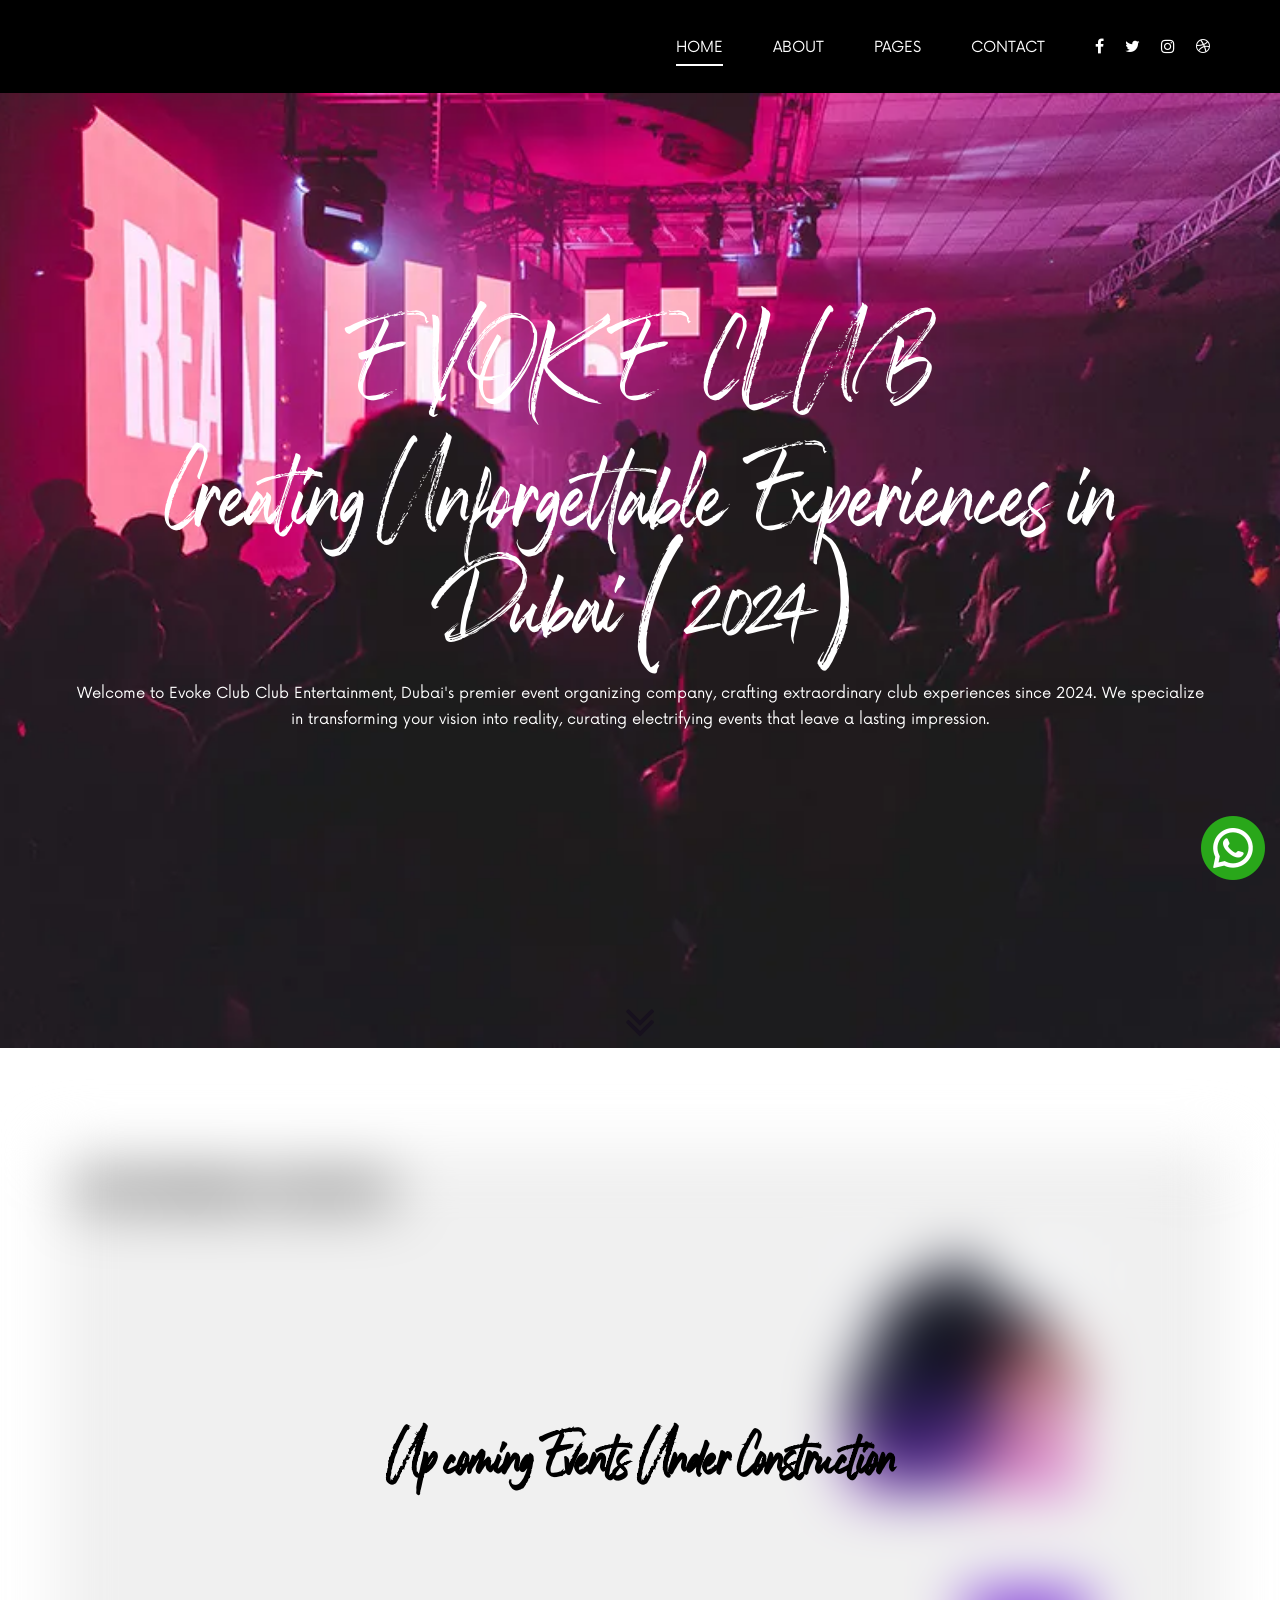
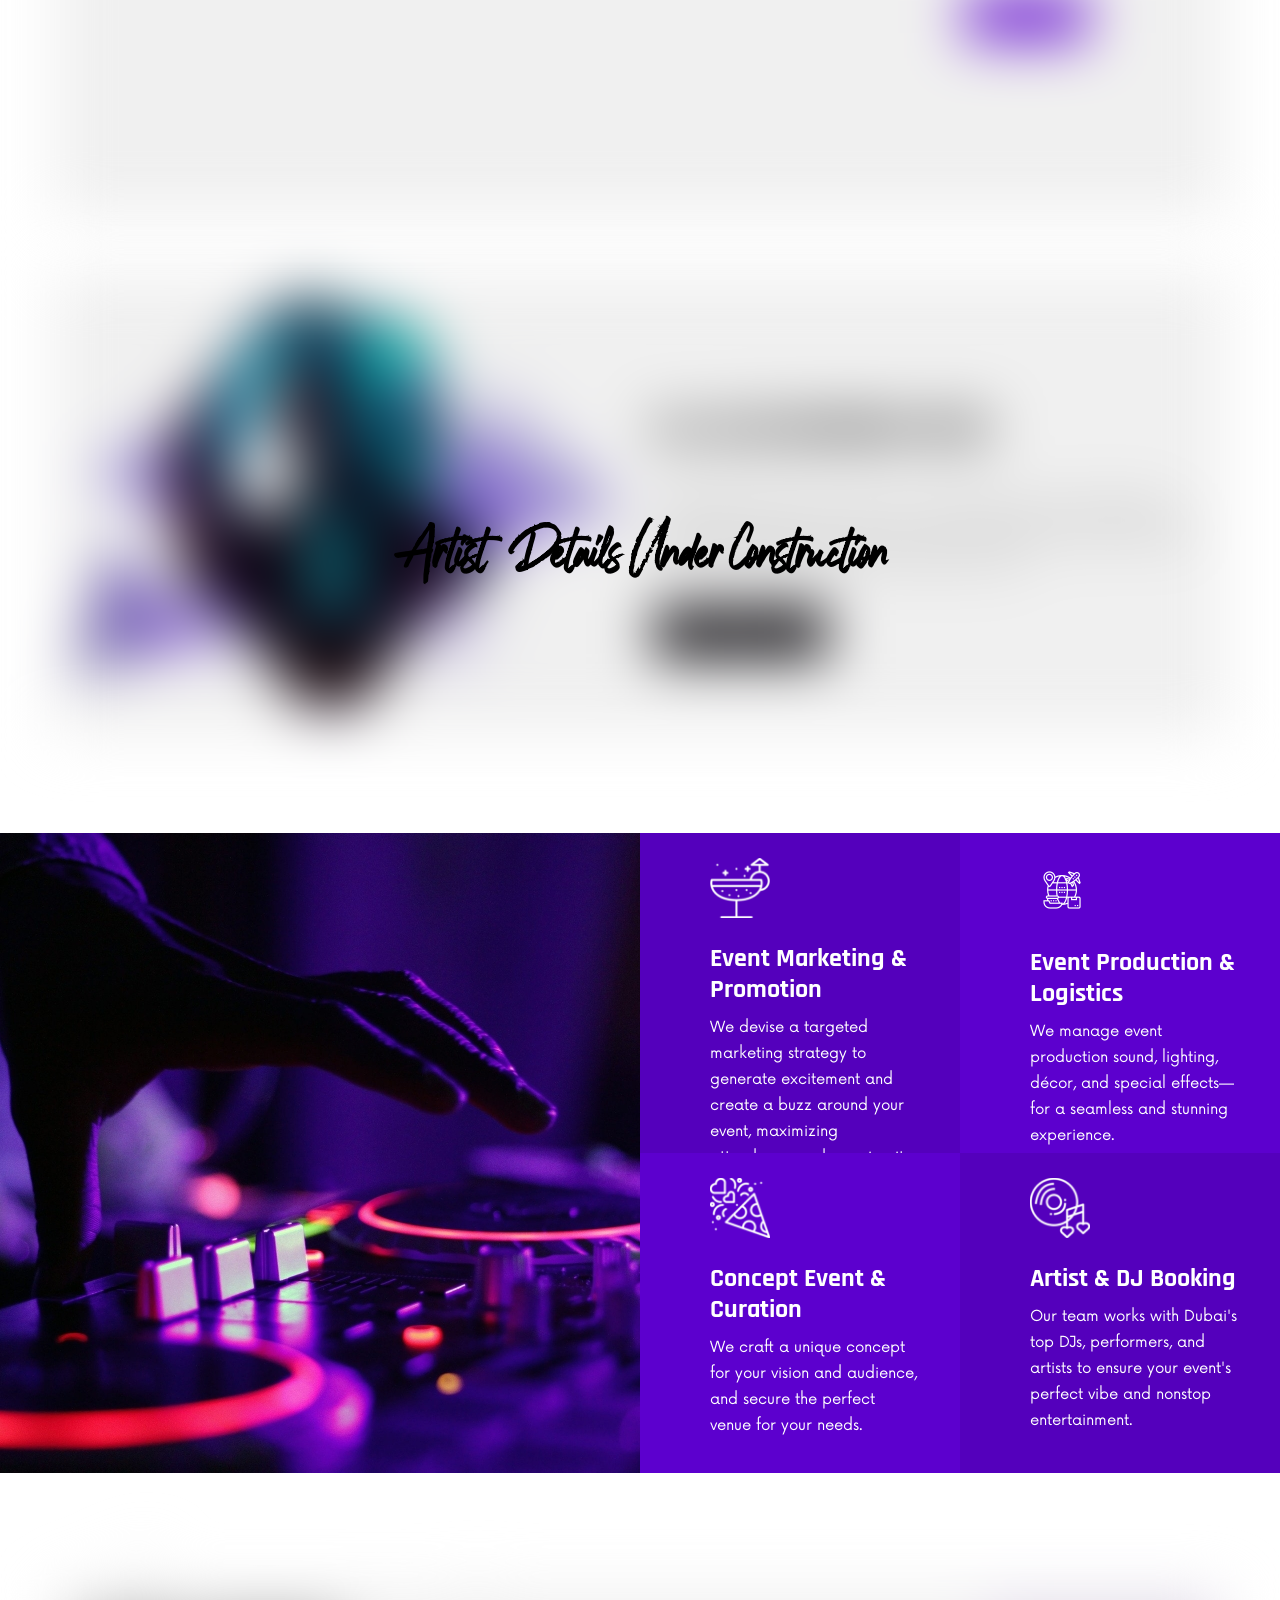
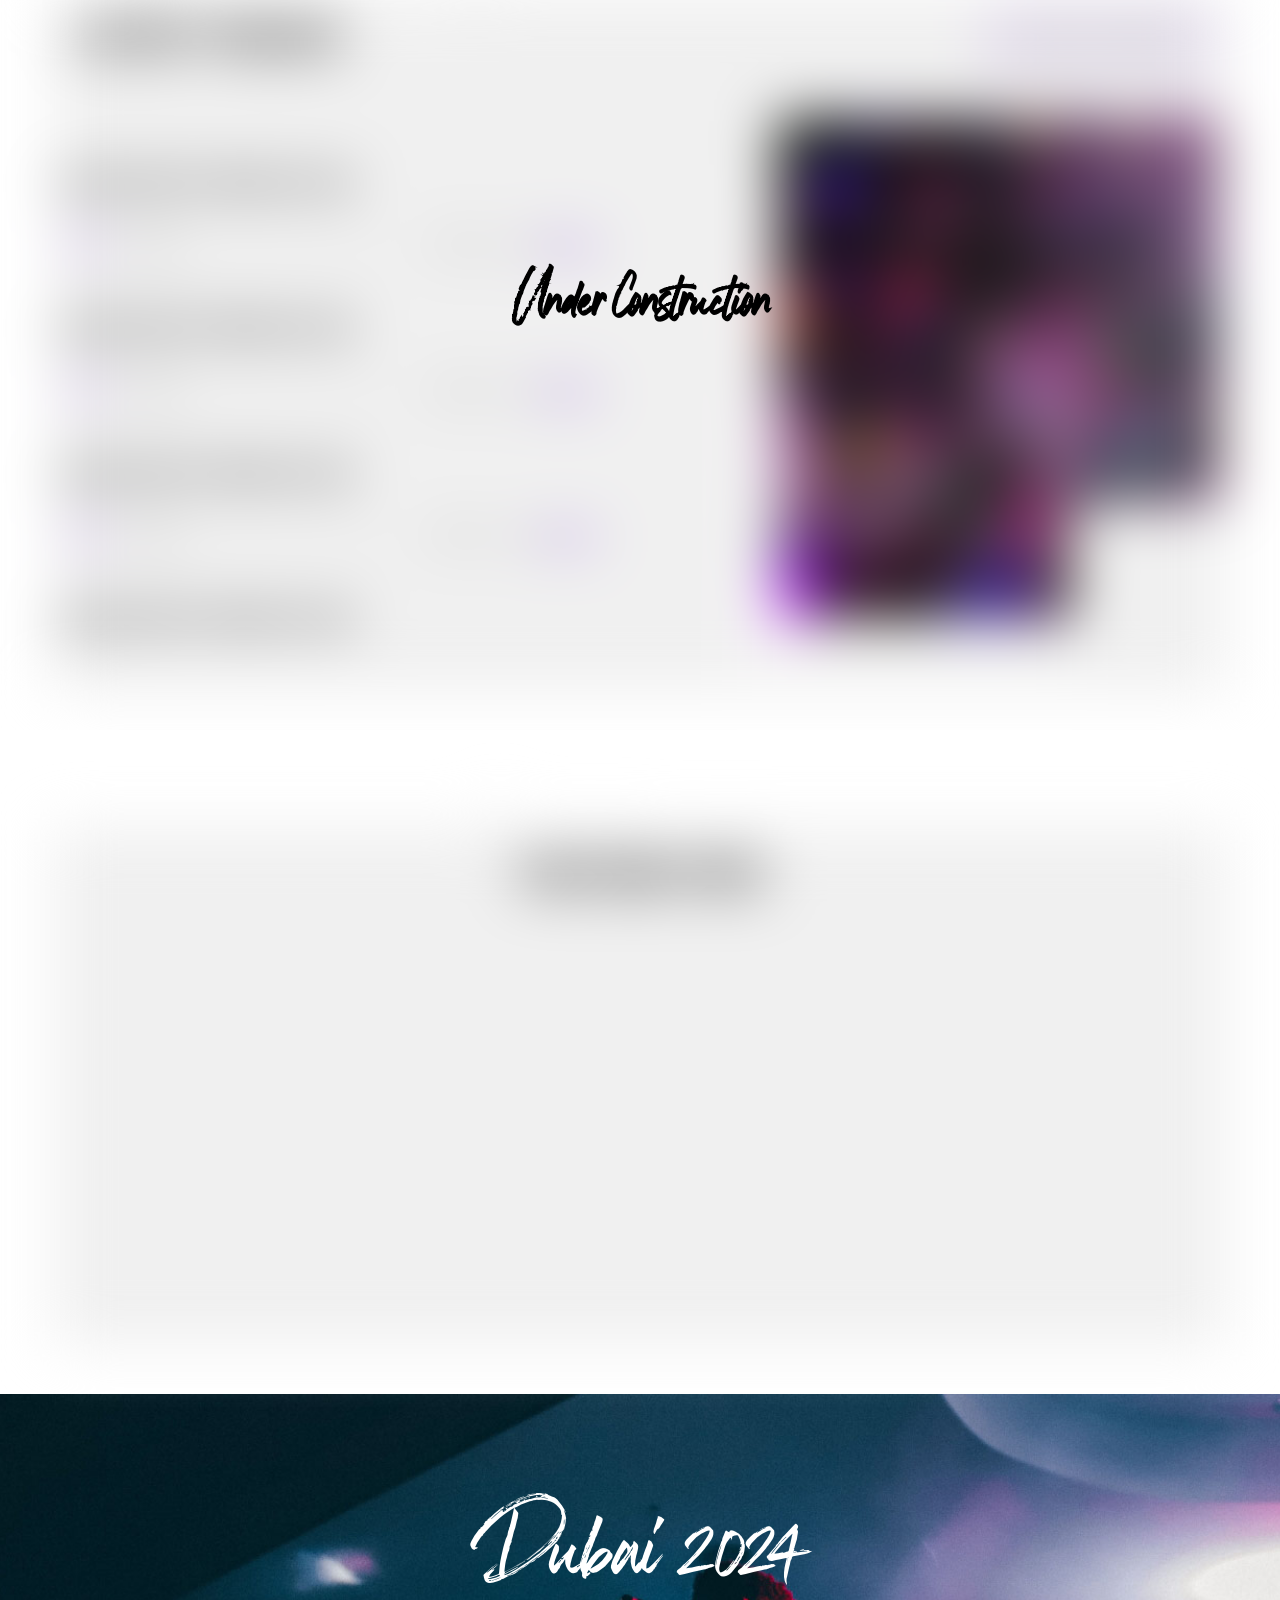
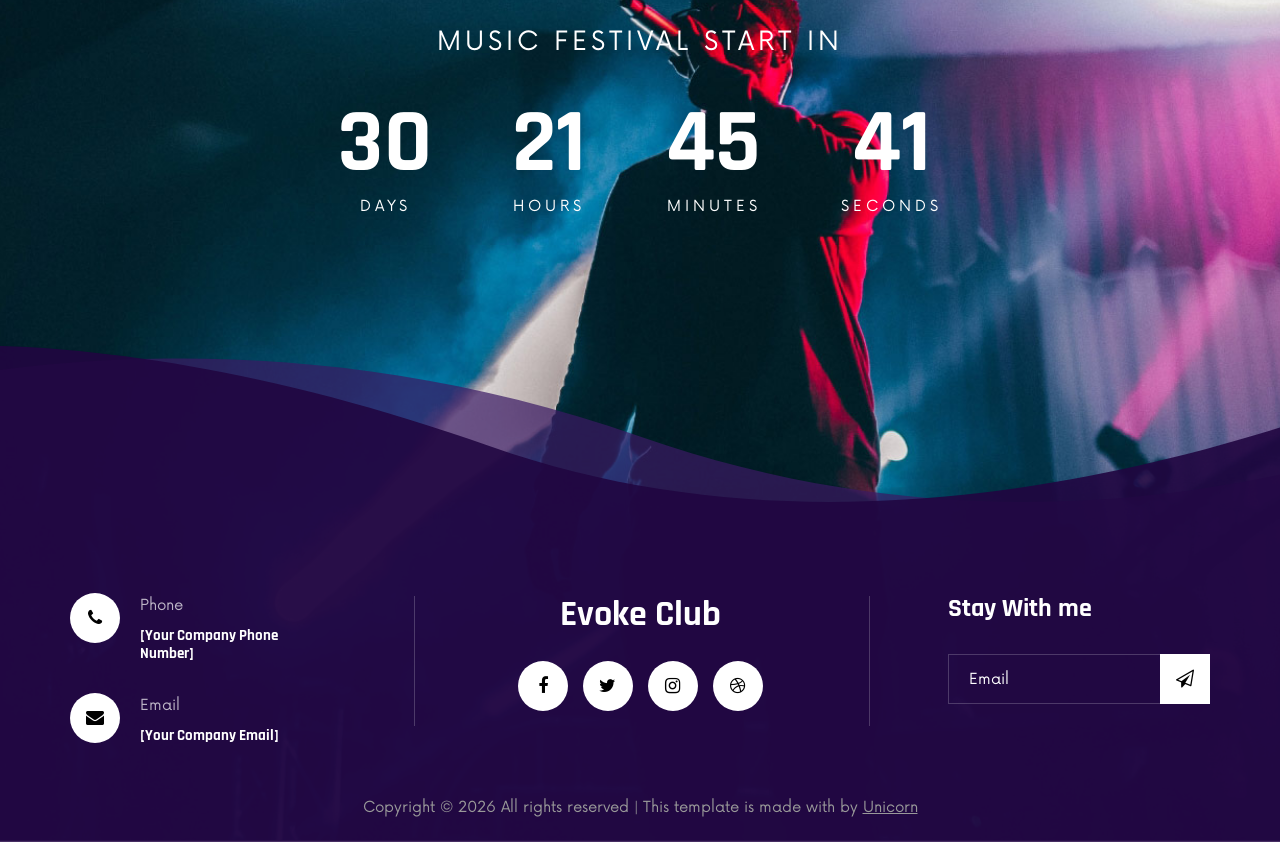
<file: index.html>
<!DOCTYPE html>
<html lang="zxx">
  <head>
    <meta charset="UTF-8" />
    <meta name="description" content="Evoke Club" />
    <meta name="keywords" content="Evoke Club, unica, creative, html" />
    <meta name="viewport" content="width=device-width, initial-scale=1.0" />
    <meta http-equiv="X-UA-Compatible" content="ie=edge" />
    <title>Evoke Club | Entertainment</title>
    <link rel="icon" href="/img/evoka_logo.png" type="image/x-icon" />
    <!-- Google Font -->
    <link
      href="https://fonts.googleapis.com/css2?family=Rajdhani:wght@400;500;600;700&display=swap"
      rel="stylesheet"
    />

    <!-- Css Styles -->
    <link rel="stylesheet" href="css/bootstrap.min.css" type="text/css" />
    <link rel="stylesheet" href="css/font-awesome.min.css" type="text/css" />
    <link rel="stylesheet" href="css/barfiller.css" type="text/css" />
    <link rel="stylesheet" href="css/nowfont.css" type="text/css" />
    <link rel="stylesheet" href="css/rockville.css" type="text/css" />
    <link rel="stylesheet" href="css/magnific-popup.css" type="text/css" />
    <link rel="stylesheet" href="css/owl.carousel.min.css" type="text/css" />
    <link rel="stylesheet" href="css/slicknav.min.css" type="text/css" />
    <link rel="stylesheet" href="css/style.css" type="text/css" />
  </head>

  <body>
    <!-- Page Preloder -->
    <div id="preloder">
      <div class="loader"></div>
    </div>

    <!-- Header Section Begin -->
    <header class="header">
      <div class="container">
        <div class="row">
          <div class="col-lg-2 col-md-2">
            <!-- <div class="header__logo">
              <a href="./index.html" src="i"></a>
            </div> -->
          </div>
          <div class="col-lg-10 col-md-10">
            <div class="header__nav">
              <nav class="header__menu mobile-menu">
                <ul>
                  <li class="active"><a href="./index.html">Home</a></li>
                  <li><a href="./about.html">About</a></li>
                  <!-- <li><a href="./discography.html">Discography</a></li>
                  <li><a href="./tours.html">Tours</a></li>
                  <li><a href="./videos.html">Videos</a></li> -->
                  <li>
                    <a href="#">Pages</a>
                    <ul class="dropdown">
                      <li><a href="./about.html">About</a></li>
                      <!-- <li><a href="./blog.html">Blog</a></li>
                      <li><a href="./blog-details.html">Blog Details</a></li> -->
                    </ul>
                  </li>
                  <li><a href="./contact.html">Contact</a></li>
                </ul>
              </nav>
              <div class="header__right__social">
                <a href="#"><i class="fa fa-facebook"></i></a>
                <a href="#"><i class="fa fa-twitter"></i></a>
                <a href="#"><i class="fa fa-instagram"></i></a>
                <a href="#"><i class="fa fa-dribbble"></i></a>
              </div>
            </div>
          </div>
        </div>
        <div id="mobile-menu-wrap"></div>
      </div>
    </header>
    <!-- Header Section End -->

    <!-- Hero Section Begin -->
    <section class="hero spad set-bg" data-setbg="img/concert-at-venue.webp">
      <div class="container">
        <div class="row">
          <div class="col-lg-12">
            <div class="hero__text">
              <!-- <span>New single</span> -->
              <h1>EVOKE CLUB</h1>

              <h1>Creating Unforgettable Experiences in Dubai (2024)</h1>
              <p>
                Welcome to Evoke Club Club Entertainment, Dubai's premier event
                organizing company, crafting extraordinary club experiences
                since 2024. We specialize in transforming your vision into
                reality, curating electrifying events that leave a lasting
                impression.
              </p>
              <!-- <a href="https://www.youtube.com/watch?v=K4DyBUG242c" class="play-btn video-popup"><i class="fa fa-play"></i></a> -->
              <a aria-label="Chat on WhatsApp" href="https://wa.me/6282368471" class="whatsapp-button" target="_blank">
                <img alt="Chat on WhatsApp" src="./img/whatsapp.png">
            </a>
            </div>
          </div>
        </div>
      </div>
      <div class="linear__icon">
        <i class="fa fa-angle-double-down"></i>
      </div>
    </section>
    <!-- Hero Section End -->

    <!-- Event Section Begin -->
    <section class="event spad blur-container">
      <div class="container blur">
        <div class="row">
          <div class="col-lg-12">
            <div class="section-title">
              <h2>Upcoming Events</h2>
            </div>
          </div>
        </div>
        <div class="row">
          <div class="event__slider owl-carousel">
            <div class="col-lg-4">
              <div class="event__item">
                <div
                  class="event__item__pic set-bg"
                  data-setbg="img/events/event-1.jpg"
                >
                  <div class="tag-date">
                    <span>Dec 15, 2019</span>
                  </div>
                </div>
                <div class="event__item__text">
                  <h4>David Guetta Miami Ultra</h4>
                  <p>
                    <i class="fa fa-map-marker"></i> Funkhaus Berlin, Berlin,
                    Germany
                  </p>
                </div>
              </div>
            </div>
            <div class="col-lg-4">
              <div class="event__item">
                <div
                  class="event__item__pic set-bg"
                  data-setbg="img/events/event-2.jpg"
                >
                  <div class="tag-date">
                    <span>Dec 15, 2019</span>
                  </div>
                </div>
                <div class="event__item__text">
                  <h4>David Guetta Miami Ultra</h4>
                  <p>
                    <i class="fa fa-map-marker"></i> Funkhaus Berlin, Berlin,
                    Germany
                  </p>
                </div>
              </div>
            </div>
            <div class="col-lg-4">
              <div class="event__item">
                <div
                  class="event__item__pic set-bg"
                  data-setbg="img/events/event-3.jpg"
                >
                  <div class="tag-date">
                    <span>Dec 15, 2019</span>
                  </div>
                </div>
                <div class="event__item__text">
                  <h4>David Guetta Miami Ultra</h4>
                  <p>
                    <i class="fa fa-map-marker"></i> Funkhaus Berlin, Berlin,
                    Germany
                  </p>
                </div>
              </div>
            </div>
            <div class="col-lg-4">
              <div class="event__item">
                <div
                  class="event__item__pic set-bg"
                  data-setbg="img/events/event-2.jpg"
                >
                  <div class="tag-date">
                    <span>Dec 15, 2019</span>
                  </div>
                </div>
                <div class="event__item__text">
                  <h4>David Guetta Miami Ultra</h4>
                  <p>
                    <i class="fa fa-map-marker"></i> Funkhaus Berlin, Berlin,
                    Germany
                  </p>
                </div>
              </div>
            </div>
          </div>
        </div>
      </div>
      <div class="construction-message">
        Up coming Events Under Construction
      </div>
    </section>
    <!-- Event Section End -->

    <!-- About Section Begin -->
    <section class="about spad blur-container">
      <div class="container blur">
        <div class="row">
          <div class="col-lg-6">
            <div class="about__pic">
              <img src="img/about/about.png" alt="" />
            </div>
          </div>
          <div class="col-lg-6">
            <div class="about__text">
              <div class="section-title">
                <h2>DJ Alexandra Rud</h2>
                <h1>About me</h1>
              </div>
              <p>
                DJ Rainflow knows how to move your mind, body and soul by
                delivering tracks that stand out from the norm. As if this
                impressive succession of high impact, floor-filling bombs wasn’t
                enough to sustain.
              </p>
              <a href="#" class="primary-btn">CONTACT ME</a>
            </div>
          </div>
        </div>
      </div>
      <div class="construction-message">Artist Details Under Construction</div>
    </section>
    <!-- About Section End -->

    <!-- Services Section Begin -->
    <section class="services">
      <div class="container-fluid">
        <div class="row">
          <div class="col-lg-6 p-0">
            <div
              class="services__left set-bg"
              data-setbg="img/services/service-left.jpg"
            >
              <!-- <a
                href="https://www.youtube.com/watch?v=JGwWNGJdvx8"
                class="play-btn video-popup"
                ><i class="fa fa-play"></i
              ></a> -->
            </div>
          </div>
          <div class="col-lg-6 p-0">
            <div class="row services__list">
              <div class="col-lg-6 p-0 order-lg-1 col-md-6 order-md-1">
                <div class="service__item deep-bg">
                  <img src="img/services/service-2.png" alt="" />
                  <h4>Event Marketing & Promotion</h4>
                  <p>
                    We devise a targeted marketing strategy to generate
                    excitement and create a buzz around your event, maximizing
                    attendance and ensuring its success.
                  </p>
                </div>
              </div>
              <div class="col-lg-6 p-0 order-lg-2 col-md-6 order-md-2">
                <div class="service__item">
                  <img src="img/services/service-logistics.png" alt="" />
                  <h4>Event Production & Logistics</h4>
                  <p>
                    We manage event production sound, lighting, décor, and
                    special effects—for a seamless and stunning experience.
                  </p>
                </div>
              </div>
              <div class="col-lg-6 p-0 order-lg-4 col-md-6 order-md-4">
                <div class="service__item deep-bg">
                  <img src="img/services/service-4.png" alt="" />
                  <h4>Artist & DJ Booking</h4>
                  <p>
                    Our team works with Dubai's top DJs, performers, and artists
                    to ensure your event's perfect vibe and nonstop
                    entertainment.
                  </p>
                </div>
              </div>
              <div class="col-lg-6 p-0 order-lg-3 col-md-6 order-md-3">
                <div class="service__item">
                  <img src="img/services/service-3.png" alt="" />
                  <h4>Concept Event & Curation</h4>
                  <p>
                    We craft a unique concept for your vision and audience, and
                    secure the perfect venue for your needs.
                  </p>
                </div>
              </div>
            </div>
          </div>
        </div>
      </div>
    </section>
    <!-- Services Section End -->

    <!-- Track Section Begin -->
    <section class="track spad blur-container">
      <div class="container blur">
        <div class="row">
          <div class="col-lg-7">
            <div class="section-title">
              <h2>Latest tracks</h2>
              <h1>Music podcast</h1>
            </div>
          </div>
          <div class="col-lg-5">
            <div class="track__all">
              <a href="#" class="primary-btn border-btn">View all tracks</a>
            </div>
          </div>
        </div>
        <div class="row">
          <div class="col-lg-7 p-0">
            <div class="track__content nice-scroll">
              <div class="single_player_container">
                <h4>David Guetta Miami Ultra</h4>
                <div
                  class="jp-jplayer jplayer"
                  data-ancestor=".jp_container_1"
                  data-url="music-files/1.mp3"
                ></div>
                <div
                  class="jp-audio jp_container_1"
                  role="application"
                  aria-label="media player"
                >
                  <div class="jp-gui jp-interface">
                    <!-- Player Controls -->
                    <div class="player_controls_box">
                      <button
                        class="jp-play player_button"
                        tabindex="0"
                      ></button>
                    </div>
                    <!-- Progress Bar -->
                    <div class="player_bars">
                      <div class="jp-progress">
                        <div class="jp-seek-bar">
                          <div>
                            <div class="jp-play-bar">
                              <div
                                class="jp-current-time"
                                role="timer"
                                aria-label="time"
                              >
                                0:00
                              </div>
                            </div>
                          </div>
                        </div>
                      </div>
                      <div
                        class="jp-duration ml-auto"
                        role="timer"
                        aria-label="duration"
                      >
                        00:00
                      </div>
                    </div>
                    <!-- Volume Controls -->
                    <div class="jp-volume-controls">
                      <button class="jp-mute" tabindex="0">
                        <i class="fa fa-volume-down"></i>
                      </button>
                      <div class="jp-volume-bar">
                        <div
                          class="jp-volume-bar-value"
                          style="width: 0%"
                        ></div>
                      </div>
                    </div>
                  </div>
                </div>
              </div>
              <div class="single_player_container">
                <h4>David Guetta Miami Ultra</h4>
                <div
                  class="jp-jplayer jplayer"
                  data-ancestor=".jp_container_2"
                  data-url="music-files/2.mp3"
                ></div>
                <div
                  class="jp-audio jp_container_2"
                  role="application"
                  aria-label="media player"
                >
                  <div class="jp-gui jp-interface">
                    <!-- Player Controls -->
                    <div class="player_controls_box">
                      <button
                        class="jp-play player_button"
                        tabindex="0"
                      ></button>
                    </div>
                    <!-- Progress Bar -->
                    <div class="player_bars">
                      <div class="jp-progress">
                        <div class="jp-seek-bar">
                          <div>
                            <div class="jp-play-bar">
                              <div
                                class="jp-current-time"
                                role="timer"
                                aria-label="time"
                              >
                                0:00
                              </div>
                            </div>
                          </div>
                        </div>
                      </div>
                      <div
                        class="jp-duration ml-auto"
                        role="timer"
                        aria-label="duration"
                      >
                        00:00
                      </div>
                    </div>
                    <!-- Volume Controls -->
                    <div class="jp-volume-controls">
                      <button class="jp-mute" tabindex="0">
                        <i class="fa fa-volume-down"></i>
                      </button>
                      <div class="jp-volume-bar">
                        <div
                          class="jp-volume-bar-value"
                          style="width: 0%"
                        ></div>
                      </div>
                    </div>
                  </div>
                </div>
              </div>
              <div class="single_player_container">
                <h4>David Guetta Miami Ultra</h4>
                <div
                  class="jp-jplayer jplayer"
                  data-ancestor=".jp_container_3"
                  data-url="music-files/3.mp3"
                ></div>
                <div
                  class="jp-audio jp_container_3"
                  role="application"
                  aria-label="media player"
                >
                  <div class="jp-gui jp-interface">
                    <!-- Player Controls -->
                    <div class="player_controls_box">
                      <button
                        class="jp-play player_button"
                        tabindex="0"
                      ></button>
                    </div>
                    <!-- Progress Bar -->
                    <div class="player_bars">
                      <div class="jp-progress">
                        <div class="jp-seek-bar">
                          <div>
                            <div class="jp-play-bar">
                              <div
                                class="jp-current-time"
                                role="timer"
                                aria-label="time"
                              >
                                0:00
                              </div>
                            </div>
                          </div>
                        </div>
                      </div>
                      <div
                        class="jp-duration ml-auto"
                        role="timer"
                        aria-label="duration"
                      >
                        00:00
                      </div>
                    </div>
                    <!-- Volume Controls -->
                    <div class="jp-volume-controls">
                      <button class="jp-mute" tabindex="0">
                        <i class="fa fa-volume-down"></i>
                      </button>
                      <div class="jp-volume-bar">
                        <div
                          class="jp-volume-bar-value"
                          style="width: 0%"
                        ></div>
                      </div>
                    </div>
                  </div>
                </div>
              </div>
              <div class="single_player_container">
                <h4>David Guetta Miami Ultra</h4>
                <div
                  class="jp-jplayer jplayer"
                  data-ancestor=".jp_container_4"
                  data-url="music-files/4.mp3"
                ></div>
                <div
                  class="jp-audio jp_container_4"
                  role="application"
                  aria-label="media player"
                >
                  <div class="jp-gui jp-interface">
                    <!-- Player Controls -->
                    <div class="player_controls_box">
                      <button
                        class="jp-play player_button"
                        tabindex="0"
                      ></button>
                    </div>
                    <!-- Progress Bar -->
                    <div class="player_bars">
                      <div class="jp-progress">
                        <div class="jp-seek-bar">
                          <div>
                            <div class="jp-play-bar">
                              <div
                                class="jp-current-time"
                                role="timer"
                                aria-label="time"
                              >
                                0:00
                              </div>
                            </div>
                          </div>
                        </div>
                      </div>
                      <div
                        class="jp-duration ml-auto"
                        role="timer"
                        aria-label="duration"
                      >
                        00:00
                      </div>
                    </div>
                    <!-- Volume Controls -->
                    <div class="jp-volume-controls">
                      <button class="jp-mute" tabindex="0">
                        <i class="fa fa-volume-down"></i>
                      </button>
                      <div class="jp-volume-bar">
                        <div
                          class="jp-volume-bar-value"
                          style="width: 0%"
                        ></div>
                      </div>
                    </div>
                  </div>
                </div>
              </div>
              <div class="single_player_container">
                <h4>David Guetta Miami Ultra</h4>
                <div
                  class="jp-jplayer jplayer"
                  data-ancestor=".jp_container_5"
                  data-url="music-files/5.mp3"
                ></div>
                <div
                  class="jp-audio jp_container_5"
                  role="application"
                  aria-label="media player"
                >
                  <div class="jp-gui jp-interface">
                    <!-- Player Controls -->
                    <div class="player_controls_box">
                      <button
                        class="jp-play player_button"
                        tabindex="0"
                      ></button>
                    </div>
                    <!-- Progress Bar -->
                    <div class="player_bars">
                      <div class="jp-progress">
                        <div class="jp-seek-bar">
                          <div>
                            <div class="jp-play-bar">
                              <div
                                class="jp-current-time"
                                role="timer"
                                aria-label="time"
                              >
                                0:00
                              </div>
                            </div>
                          </div>
                        </div>
                      </div>
                      <div
                        class="jp-duration ml-auto"
                        role="timer"
                        aria-label="duration"
                      >
                        00:00
                      </div>
                    </div>
                    <!-- Volume Controls -->
                    <div class="jp-volume-controls">
                      <button class="jp-mute" tabindex="0">
                        <i class="fa fa-volume-down"></i>
                      </button>
                      <div class="jp-volume-bar">
                        <div
                          class="jp-volume-bar-value"
                          style="width: 0%"
                        ></div>
                      </div>
                    </div>
                  </div>
                </div>
              </div>
              <div class="single_player_container">
                <h4>David Guetta Miami Ultra</h4>
                <div
                  class="jp-jplayer jplayer"
                  data-ancestor=".jp_container_6"
                  data-url="music-files/6.mp3"
                ></div>
                <div
                  class="jp-audio jp_container_6"
                  role="application"
                  aria-label="media player"
                >
                  <div class="jp-gui jp-interface">
                    <!-- Player Controls -->
                    <div class="player_controls_box">
                      <button
                        class="jp-play player_button"
                        tabindex="0"
                      ></button>
                    </div>
                    <!-- Progress Bar -->
                    <div class="player_bars">
                      <div class="jp-progress">
                        <div class="jp-seek-bar">
                          <div>
                            <div class="jp-play-bar">
                              <div
                                class="jp-current-time"
                                role="timer"
                                aria-label="time"
                              >
                                0:00
                              </div>
                            </div>
                          </div>
                        </div>
                      </div>
                      <div
                        class="jp-duration ml-auto"
                        role="timer"
                        aria-label="duration"
                      >
                        00:00
                      </div>
                    </div>
                    <!-- Volume Controls -->
                    <div class="jp-volume-controls">
                      <button class="jp-mute" tabindex="0">
                        <i class="fa fa-volume-down"></i>
                      </button>
                      <div class="jp-volume-bar">
                        <div
                          class="jp-volume-bar-value"
                          style="width: 0%"
                        ></div>
                      </div>
                    </div>
                  </div>
                </div>
              </div>
            </div>
          </div>
          <div class="col-lg-5 p-0">
            <div class="track__pic">
              <img src="img/track-right.jpg" alt="" />
            </div>
          </div>
        </div>
      </div>
      <div class="construction-message">Under Construction</div>
    </section>
    <!-- Track Section End -->

    <!-- Youtube Section Begin -->
    <section class="youtube spad blur-container">
      <div class="container blur">
        <div class="row">
          <div class="col-lg-12">
            <div class="section-title">
              <h2>Youtube feed</h2>
              <h1>Latest videos</h1>
            </div>
          </div>
        </div>
        <div class="row">
          <div class="col-lg-4 col-md-6 col-sm-6">
            <div class="youtube__item">
              <div
                class="youtube__item__pic set-bg"
                data-setbg="img/youtube/youtube-1.jpg"
              >
                <a
                  href="https://www.youtube.com/watch?v=yJg-Y5byMMw?autoplay=1"
                  class="play-btn video-popup"
                  ><i class="fa fa-play"></i
                ></a>
              </div>
              <div class="youtube__item__text">
                <h4>David Guetta Miami Ultra Music Festival 2019</h4>
              </div>
            </div>
          </div>
          <div class="col-lg-4 col-md-6 col-sm-6">
            <div class="youtube__item">
              <div
                class="youtube__item__pic set-bg"
                data-setbg="img/youtube/youtube-2.jpg"
              >
                <a
                  href="https://www.youtube.com/watch?v=K4DyBUG242c?autoplay=1"
                  class="play-btn video-popup"
                  ><i class="fa fa-play"></i
                ></a>
              </div>
              <div class="youtube__item__text">
                <h4>Martin Garrix (Full live-set) | SLAM!Koningsdag</h4>
              </div>
            </div>
          </div>
          <div class="col-lg-4 col-md-6 col-sm-6">
            <div class="youtube__item">
              <div
                class="youtube__item__pic set-bg"
                data-setbg="img/youtube/youtube-3.jpg"
              >
                <a
                  href="https://www.youtube.com/watch?v=S19UcWdOA-I?autoplay=1"
                  class="play-btn video-popup"
                  ><i class="fa fa-play"></i
                ></a>
              </div>
              <div class="youtube__item__text">
                <h4>Dimitri Vegas, Steve Aoki & Like Mike’s “3 Are Legend”</h4>
              </div>
            </div>
          </div>
        </div>
      </div>
    </section>
    <!-- Youtube Section End -->

    <!-- Countdown Section Begin -->
    <section class="countdown spad set-bg" data-setbg="img/countdown-bg.jpg">
      <div class="container">
        <div class="row">
          <div class="col-lg-12">
            <div class="countdown__text">
              <h1>Dubai 2024</h1>
              <h4>Music festival start in</h4>
            </div>
            <div class="countdown__timer" id="countdown-time">
              <div class="countdown__item">
                <span>20</span>
                <p>days</p>
              </div>
              <div class="countdown__item">
                <span>45</span>
                <p>hours</p>
              </div>
              <div class="countdown__item">
                <span>18</span>
                <p>minutes</p>
              </div>
              <div class="countdown__item">
                <span>09</span>
                <p>seconds</p>
              </div>
            </div>
            <!-- <div class="buy__tickets">
              <a href="#" class="primary-btn">Buy tickets</a>
            </div> -->
          </div>
        </div>
      </div>
    </section>
    <!-- Countdown Section End -->

    <!-- Footer Section Begin -->
    <footer class="footer spad set-bg" data-setbg="img/footer-bg.png">
      <div class="container">
        <div class="row">
          <div class="col-lg-3 col-md-6">
            <div class="footer__address">
              <ul>
                <li>
                  <i class="fa fa-phone"></i>
                  <p>Phone</p>
                  <h6>[Your Company Phone Number]</h6>
                </li>
                <li>
                  <i class="fa fa-envelope"></i>
                  <p>Email</p>
                  <h6>[Your Company Email]</h6>
                </li>
              </ul>
            </div>
          </div>
          <div class="col-lg-4 offset-lg-1 col-md-6">
            <div class="footer__social">
              <h2>Evoke Club</h2>
              <div class="footer__social__links">
                <a href="#"><i class="fa fa-facebook"></i></a>
                <a href="#"><i class="fa fa-twitter"></i></a>
                <a href="#"><i class="fa fa-instagram"></i></a>
                <a href="#"><i class="fa fa-dribbble"></i></a>
              </div>
            </div>
          </div>
          <div class="col-lg-3 offset-lg-1 col-md-6">
            <div class="footer__newslatter">
              <h4>Stay With me</h4>
              <form action="#">
                <input type="text" placeholder="Email" />
                <button type="submit"><i class="fa fa-send-o"></i></button>
              </form>
            </div>
          </div>
        </div>
        <!-- Link back to Colorlib can't be removed. Template is licensed under CC BY 3.0. -->
        <div class="footer__copyright__text">
          <p>
            Copyright &copy;
            <script>
              document.write(new Date().getFullYear());
            </script>
            All rights reserved | This template is made with by
            <a target="_blank">Unicorn</a>
          </p>
        </div>
        <!-- Link back to Colorlib can't be removed. Template is licensed under CC BY 3.0. -->
      </div>
    </footer>
    <!-- Footer Section End -->

    <!-- Js Plugins -->
    <script src="js/jquery-3.3.1.min.js"></script>
    <script src="js/bootstrap.min.js"></script>
    <script src="js/jquery.magnific-popup.min.js"></script>
    <script src="js/jquery.nicescroll.min.js"></script>
    <script src="js/jquery.barfiller.js"></script>
    <script src="js/jquery.countdown.min.js"></script>
    <script src="js/jquery.slicknav.js"></script>
    <script src="js/owl.carousel.min.js"></script>
    <script src="js/main.js"></script>

    <!-- Music Plugin -->
    <script src="js/jquery.jplayer.min.js"></script>
    <script src="js/jplayerInit.js"></script>
  </body>
</html>
</file>
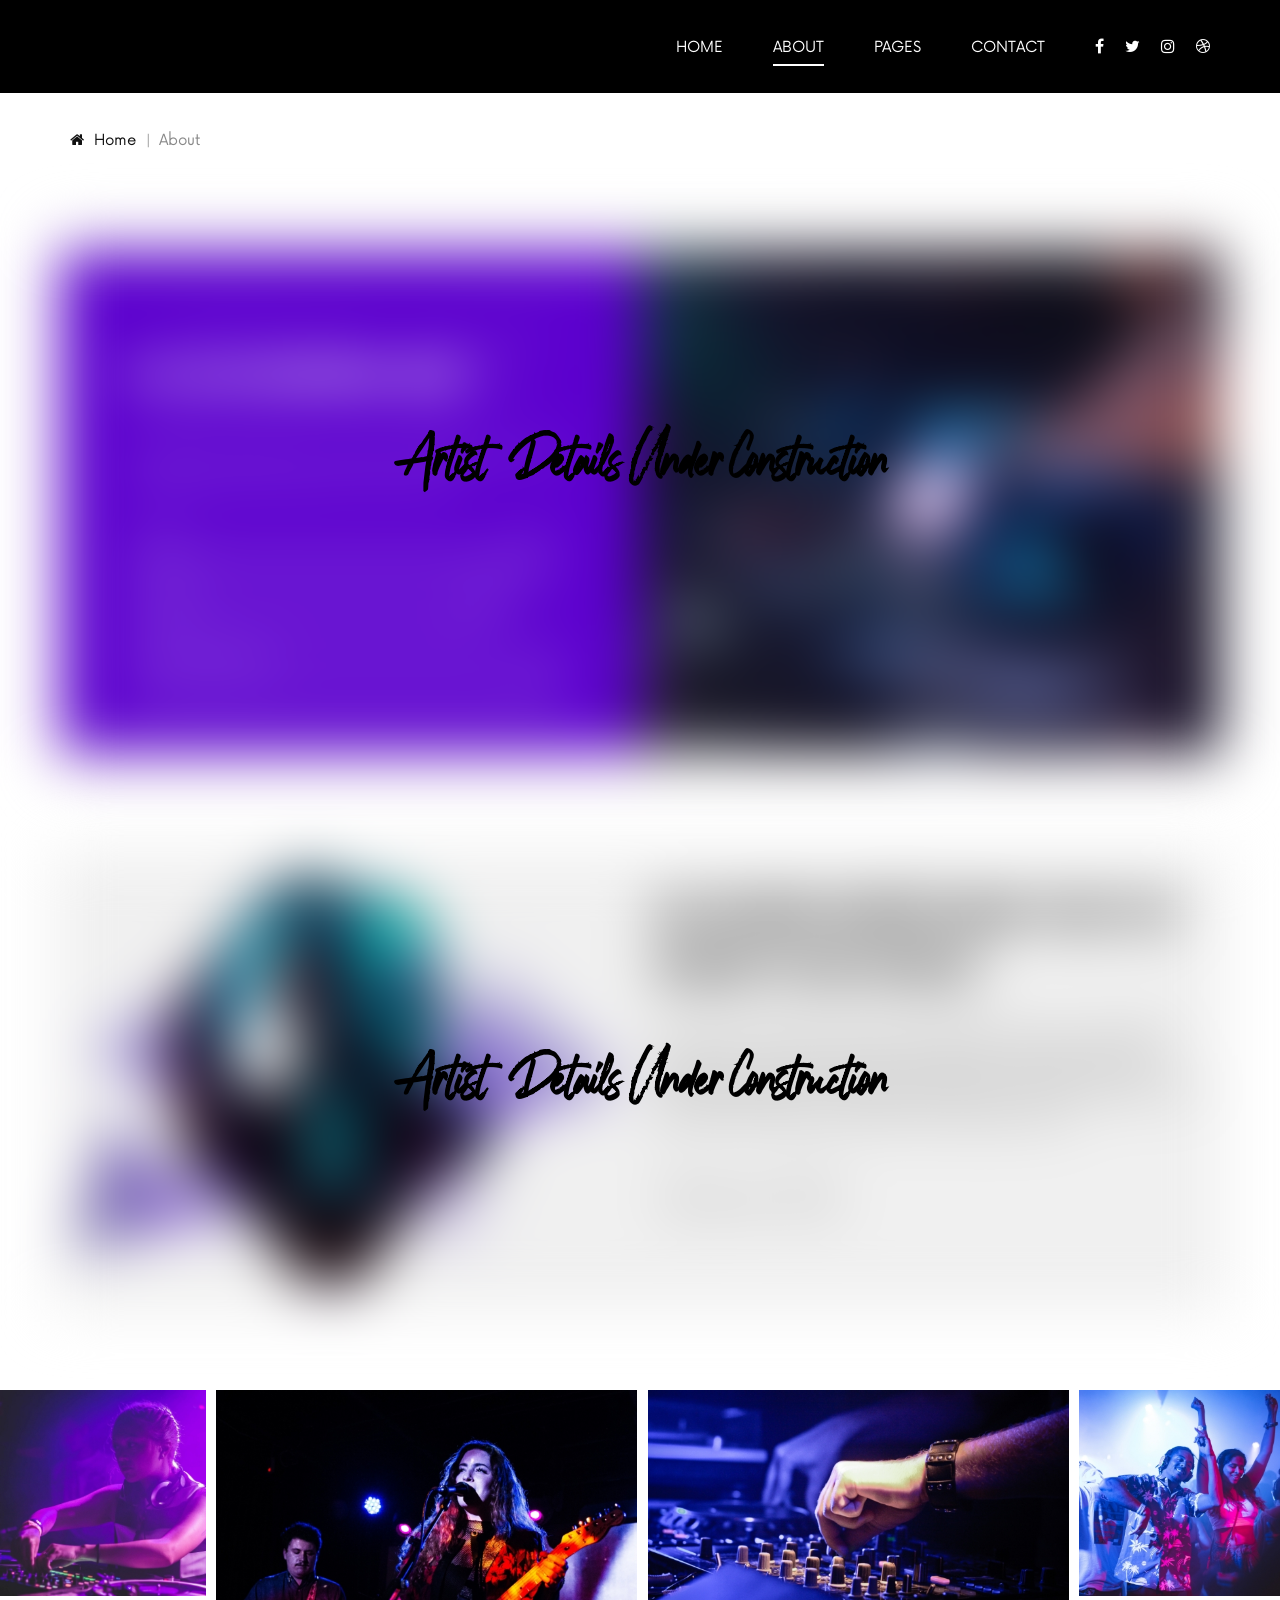
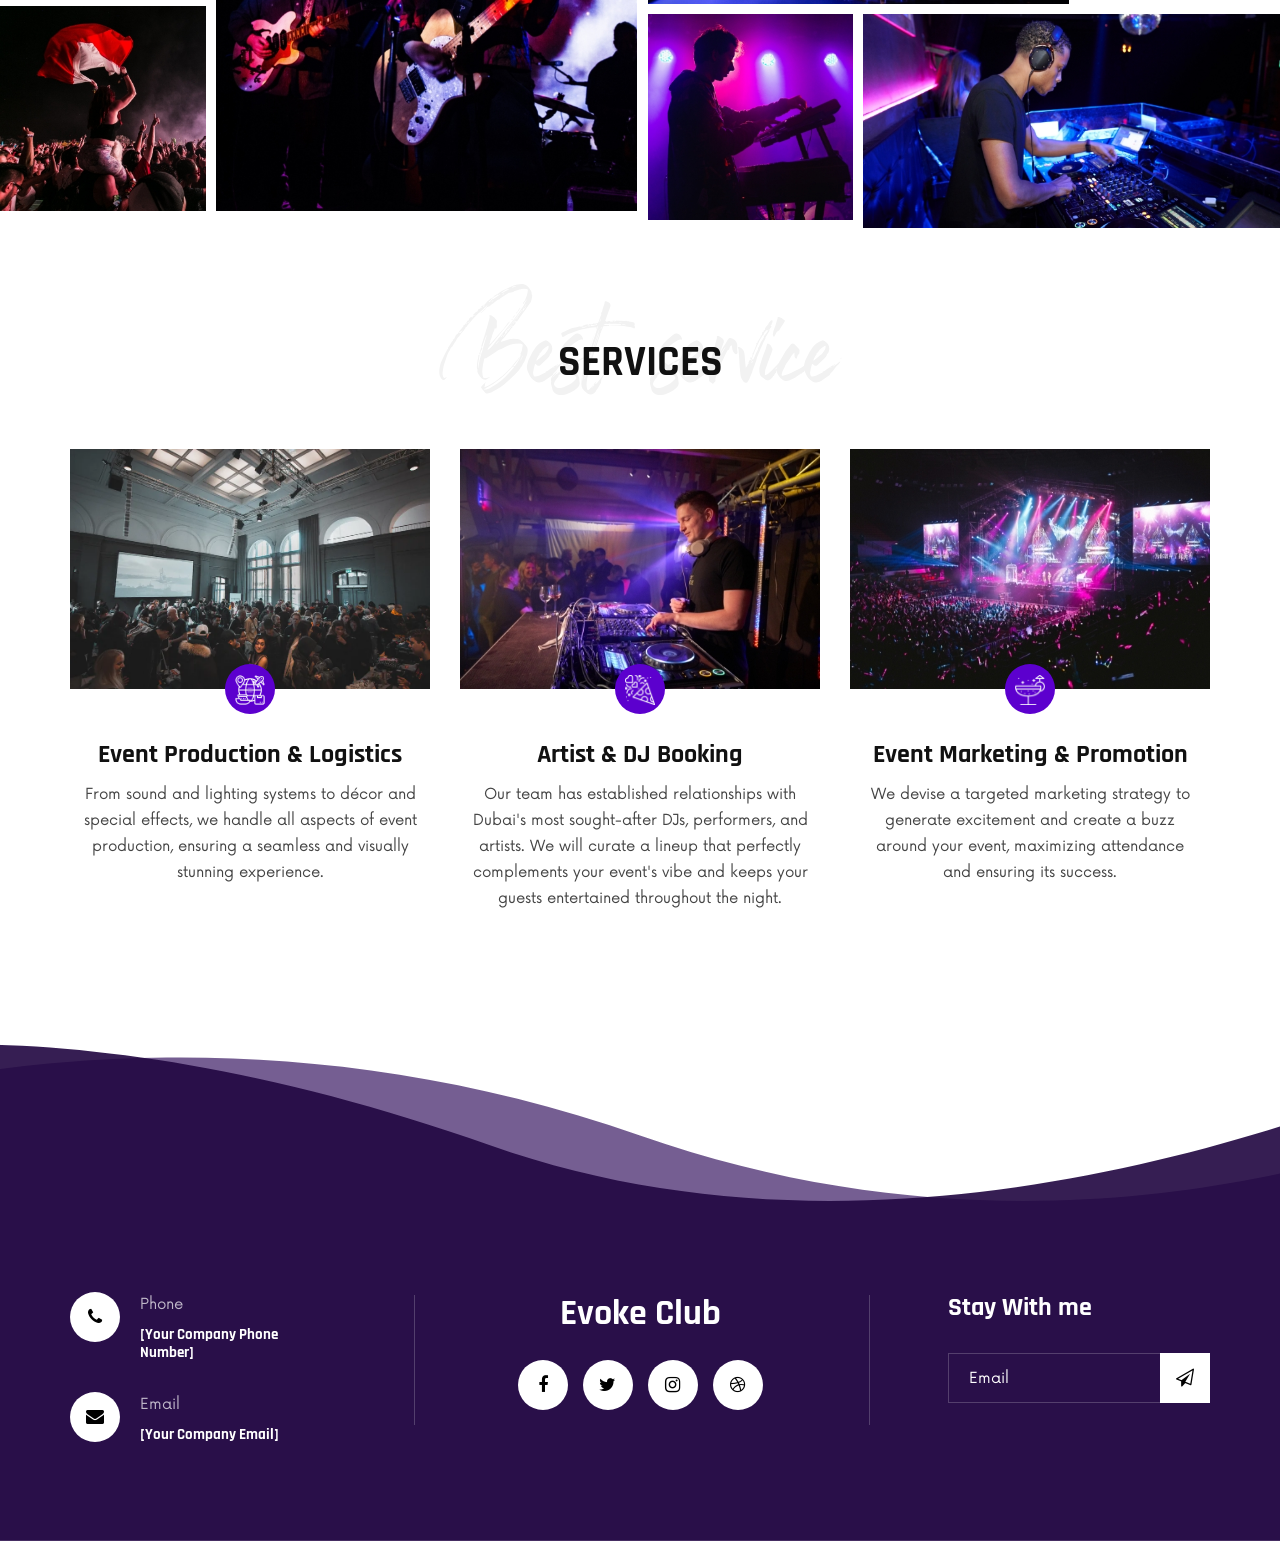
<file: about.html>
<!DOCTYPE html>
<html lang="zxx">
  <head>
    <meta charset="UTF-8" />
    <meta name="description" content="Evoke Club Template" />
    <meta name="keywords" content="Evoke Club, unica, creative, html" />
    <meta name="viewport" content="width=device-width, initial-scale=1.0" />
    <meta http-equiv="X-UA-Compatible" content="ie=edge" />
    <title>Evoke Club | Entertainment</title>

    <!-- Google Font -->
    <link
      href="https://fonts.googleapis.com/css2?family=Rajdhani:wght@400;500;600;700&display=swap"
      rel="stylesheet"
    />

    <!-- Css Styles -->
    <link rel="stylesheet" href="css/bootstrap.min.css" type="text/css" />
    <link rel="stylesheet" href="css/font-awesome.min.css" type="text/css" />
    <link rel="stylesheet" href="css/barfiller.css" type="text/css" />
    <link rel="stylesheet" href="css/nowfont.css" type="text/css" />
    <link rel="stylesheet" href="css/rockville.css" type="text/css" />
    <link rel="stylesheet" href="css/magnific-popup.css" type="text/css" />
    <link rel="stylesheet" href="css/owl.carousel.min.css" type="text/css" />
    <link rel="stylesheet" href="css/slicknav.min.css" type="text/css" />
    <link rel="stylesheet" href="css/style.css" type="text/css" />
  </head>

  <body>
    <!-- Page Preloder -->
    <div id="preloder">
      <div class="loader"></div>
    </div>

    <!-- Header Section Begin -->
    <header class="header header--normal">
      <div class="container">
        <div class="row">
          <div class="col-lg-2 col-md-2">
            <div class="header__logo">
              <!-- <a href="./index.html"><img src="img/logo.png" alt=""></a> -->
            </div>
          </div>
          <div class="col-lg-10 col-md-10">
            <div class="header__nav">
              <nav class="header__menu mobile-menu">
                <ul>
                  <li><a href="/index.html">Home</a></li>
                  <li class="active"><a href="./about.html">About</a></li>
                  <!-- <li><a href="./discography.html">Discography</a></li> -->
                  <!-- <li><a href="./tours.html">Tours</a></li> -->
                  <!-- <li><a href="./videos.html">Videos</a></li> -->
                  <li>
                    <a href="#">Pages</a>
                    <ul class="dropdown">
                      <li><a href="./about.html">About</a></li>
                      <!-- <li><a href="./blog.html">Blog</a></li> -->
                      <!-- <li><a href="./blog-details.html">Blog Details</a></li> -->
                    </ul>
                  </li>
                  <li><a href="./contact.html">Contact</a></li>
                </ul>
              </nav>
              <div class="header__right__social">
                <a href="#"><i class="fa fa-facebook"></i></a>
                <a href="#"><i class="fa fa-twitter"></i></a>
                <a href="#"><i class="fa fa-instagram"></i></a>
                <a href="#"><i class="fa fa-dribbble"></i></a>
              </div>
            </div>
          </div>
        </div>
        <div id="mobile-menu-wrap"></div>
      </div>
    </header>
    <!-- Header Section End -->

    <!-- Breadcrumb Begin -->
    <div class="breadcrumb-option">
      <div class="container">
        <div class="row">
          <div class="col-lg-12">
            <div class="breadcrumb__links">
              <a href="#"><i class="fa fa-home"></i> Home</a>
              <span>About</span>
            </div>
          </div>
        </div>
      </div>
    </div>
    <!-- Breadcrumb End -->

    <!-- Skills Section Begin -->
    <section class="skills spad blur-container">
      <div class="container blur">
        <div class="row">
          <div class="col-lg-6 p-0">
            <div class="skills__content">
              <div class="section-title">
                <h2>DJ Alexandra Rud</h2>
                <h1>DJ’s skill</h1>
              </div>
              <p>
                DJ Rainflow knows how to move your mind, body and soul by
                delivering tracks that stand out from the norm.
              </p>
                <a />
              <div class="skill__bar__item">
                <p>Perform</p>
                <div id="bar1" class="barfiller">
                  <span class="tip"></span>
                  <span class="fill" data-percentage="95"></span>
                </div>
              </div>
              <div class="skill__bar__item">
                <p>Use Midi</p>
                <div id="bar2" class="barfiller">
                  <span class="tip"></span>
                  <span class="fill" data-percentage="85"></span>
                </div>
              </div>
              <div class="skill__bar__item">
                <p>Remix and mash up</p>
                <div id="bar3" class="barfiller">
                  <span class="tip"></span>
                  <span class="fill" data-percentage="98"></span>
                </div>
              </div>
            </div>
          </div>
          <div class="col-lg-6 p-0">
            <div class="skills__video set-bg" data-setbg="img/skill-video.jpg">
              <a
                href="https://www.youtube.com/watch?v=S19UcWdOA-I?autoplay=1"
                class="play-btn video-popup"
                ><i class="fa fa-play"></i
              ></a>
            </div>
          </div>
        </div>
      </div>
      <div class="construction-message">Artist Details Under Construction</div>
    </section>
    <!-- Skills Section End -->

    <!-- About Section Begin -->
    <section class="about about--page spad blur-container">
      <div class="container blur">
        <div class="row">
          <div class="col-lg-6">
            <div class="about__pic">
              <img src="img/about/about.png" alt="" />
            </div>
          </div>
          <div class="col-lg-6">
            <div class="about__text">
              <div class="section-title">
                <h2>He heard something that he knew to be music</h2>
              </div>
              <p>
                At vero eos et accusamus et iusto odi odgnissimos ducimus qui
                blanditiis praesentium volup tatum deleniti atque corrupti quos
                dolores et quas molestias excepturi sint occaecati cupiditate
                non provident, similique sunt in culpa qui officia deserunt
                mollitia animi quod justo pro an.
              </p>
              <img src="img/about/signature.png" alt="" />
            </div>
          </div>
        </div>
      </div>
      <div class="construction-message">Artist Details Under Construction</div>
    </section>
    <!-- About Section End -->

    <!-- About Pic Begin -->
    <div class="about-pic">
      <div class="container-fluid">
        <div class="row">
          <div class="col-lg-6">
            <div class="row">
              <div class="col-lg-4 col-md-4 col-sm-4 p-0">
                <img src="img/about/ap-1.jpg" alt="" />
                <img src="img/about/ap-2.jpg" alt="" />
              </div>
              <div class="col-lg-8 col-md-8 col-sm-8 p-0">
                <img src="img/about/ap-3.jpg" alt="" />
              </div>
            </div>
          </div>
          <div class="col-lg-6">
            <div class="row">
              <div class="col-lg-8 col-md-8 col-sm-8 p-0">
                <img src="img/about/ap-4.jpg" alt="" />
              </div>
              <div class="col-lg-4 col-md-4 col-sm-4 p-0">
                <img src="img/about/ap-5.jpg" alt="" />
              </div>
              <div class="col-lg-4 col-md-4 col-sm-4 p-0">
                <img src="img/about/ap-6.jpg" alt="" />
              </div>
              <div class="col-lg-8 col-md-8 col-sm-8 p-0">
                <img src="img/about/ap-7.jpg" alt="" />
              </div>
            </div>
          </div>
        </div>
      </div>
    </div>
    <!-- About Pic End -->

    <!-- About Services Section Begin -->
    <section class="about-services spad">
      <div class="container">
        <div class="row">
          <div class="col-lg-12">
            <div class="section-title center-title">
              <h2>Services</h2>
              <h1>Best service</h1>
            </div>
          </div>
        </div>
        <div class="row">
          <div class="col-lg-4 col-md-6 col-sm-6">
            <div class="about__services__item">
              <div
                class="about__services__item__pic set-bg"
                data-setbg="img/services/events-production.webp"
              >
                <div class="icon">
                  <img src="img/services/service-logistics.png" alt="" />
                </div>
              </div>
              <div class="about__services__item__text">
                <h4>Event Production & Logistics</h4>
                <p>
                  From sound and lighting systems to décor and special effects,
                  we handle all aspects of event production, ensuring a seamless
                  and visually stunning experience.
                </p>
              </div>
            </div>
          </div>
          <div class="col-lg-4 col-md-6 col-sm-6">
            <div class="about__services__item">
              <div
                class="about__services__item__pic set-bg"
                data-setbg="img/services/as-2.jpg"
              >
                <div class="icon">
                  <img src="img/services/as-icon-2.png" alt="" />
                </div>
              </div>
              <div class="about__services__item__text">
                <h4>Artist & DJ Booking</h4>
                <p>
                  Our team has established relationships with Dubai's most
                  sought-after DJs, performers, and artists. We will curate a
                  lineup that perfectly complements your event's vibe and keeps
                  your guests entertained throughout the night.
                </p>
              </div>
            </div>
          </div>
          <div class="col-lg-4 col-md-6 col-sm-6">
            <div class="about__services__item">
              <div
                class="about__services__item__pic set-bg"
                data-setbg="img/services/as-3.jpg"
              >
                <div class="icon">
                  <img src="img/services/as-icon-3.png" alt="" />
                </div>
              </div>
              <div class="about__services__item__text">
                <h4>Event Marketing & Promotion</h4>
                <p>
                  We devise a targeted marketing strategy to generate excitement
                  and create a buzz around your event, maximizing attendance and
                  ensuring its success.
                </p>
              </div>
            </div>
          </div>
        </div>
      </div>
    </section>
    <!-- About Services Section End -->

    <!-- Footer Section Begin -->
    <footer
      class="footer footer--normal spad set-bg"
      data-setbg="img/footer-bg.png"
    >
      <div class="container">
        <div class="row">
          <div class="col-lg-3 col-md-6">
            <div class="footer__address">
              <ul>
                <li>
                  <i class="fa fa-phone"></i>
                  <p>Phone</p>
                  <h6>[Your Company Phone Number]</h6>
                </li>
                <li>
                  <i class="fa fa-envelope"></i>
                  <p>Email</p>
                  <h6>[Your Company Email]</h6>
                </li>
              </ul>
            </div>
          </div>
          <div class="col-lg-4 offset-lg-1 col-md-6">
            <div class="footer__social">
              <h2>Evoke Club</h2>
              <div class="footer__social__links">
                <a href="#"><i class="fa fa-facebook"></i></a>
                <a href="#"><i class="fa fa-twitter"></i></a>
                <a href="#"><i class="fa fa-instagram"></i></a>
                <a href="#"><i class="fa fa-dribbble"></i></a>
              </div>
            </div>
          </div>
          <div class="col-lg-3 offset-lg-1 col-md-6">
            <div class="footer__newslatter">
              <h4>Stay With me</h4>
              <form action="#">
                <input type="text" placeholder="Email" />
                <button type="submit"><i class="fa fa-send-o"></i></button>
              </form>
            </div>
          </div>
        </div>
      </div>
    </footer>
    <!-- Footer Section End -->

    <!-- Js Plugins -->
    <script src="js/jquery-3.3.1.min.js"></script>
    <script src="js/bootstrap.min.js"></script>
    <script src="js/jquery.magnific-popup.min.js"></script>
    <script src="js/jquery.nicescroll.min.js"></script>
    <script src="js/jquery.barfiller.js"></script>
    <script src="js/jquery.countdown.min.js"></script>
    <script src="js/jquery.slicknav.js"></script>
    <script src="js/owl.carousel.min.js"></script>
    <script src="js/main.js"></script>

    <!-- Music Plugin -->
    <script src="js/jquery.jplayer.min.js"></script>
    <script src="js/jplayerInit.js"></script>
  </body>
</html>
</file>
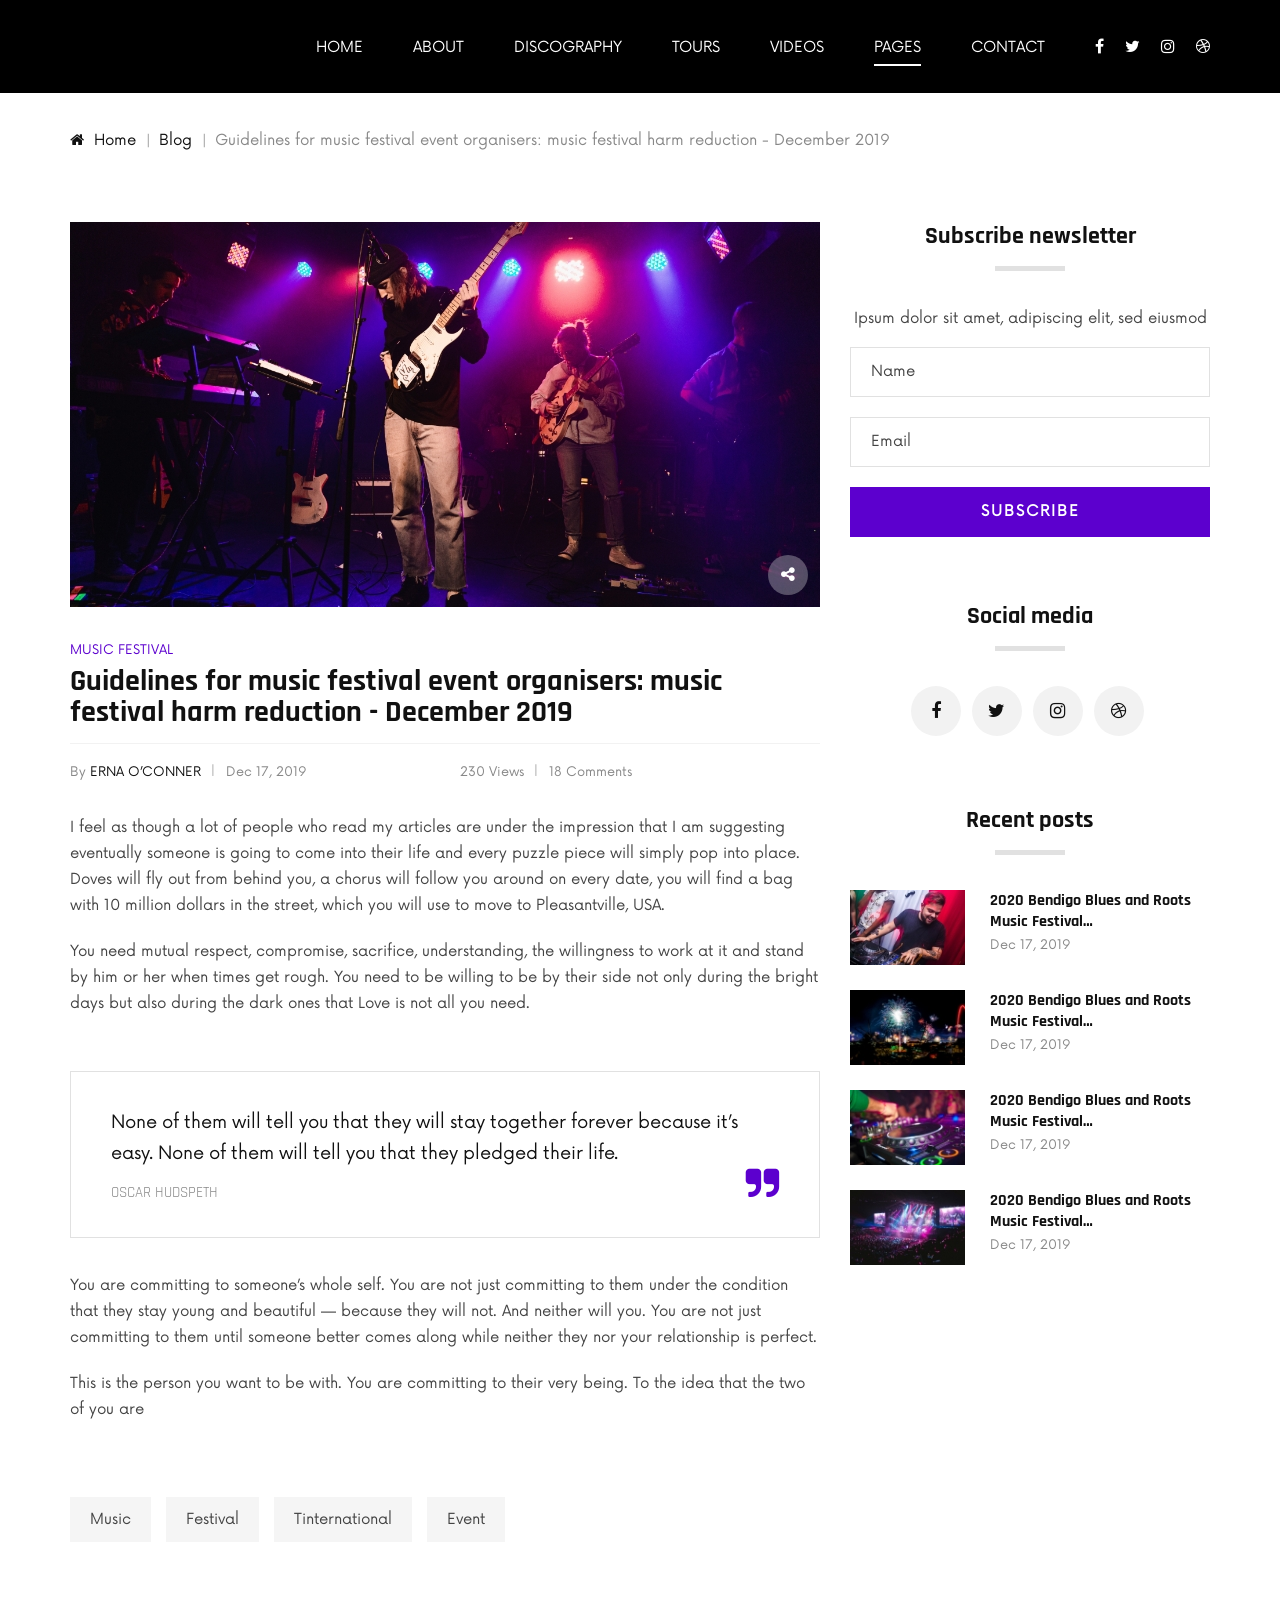
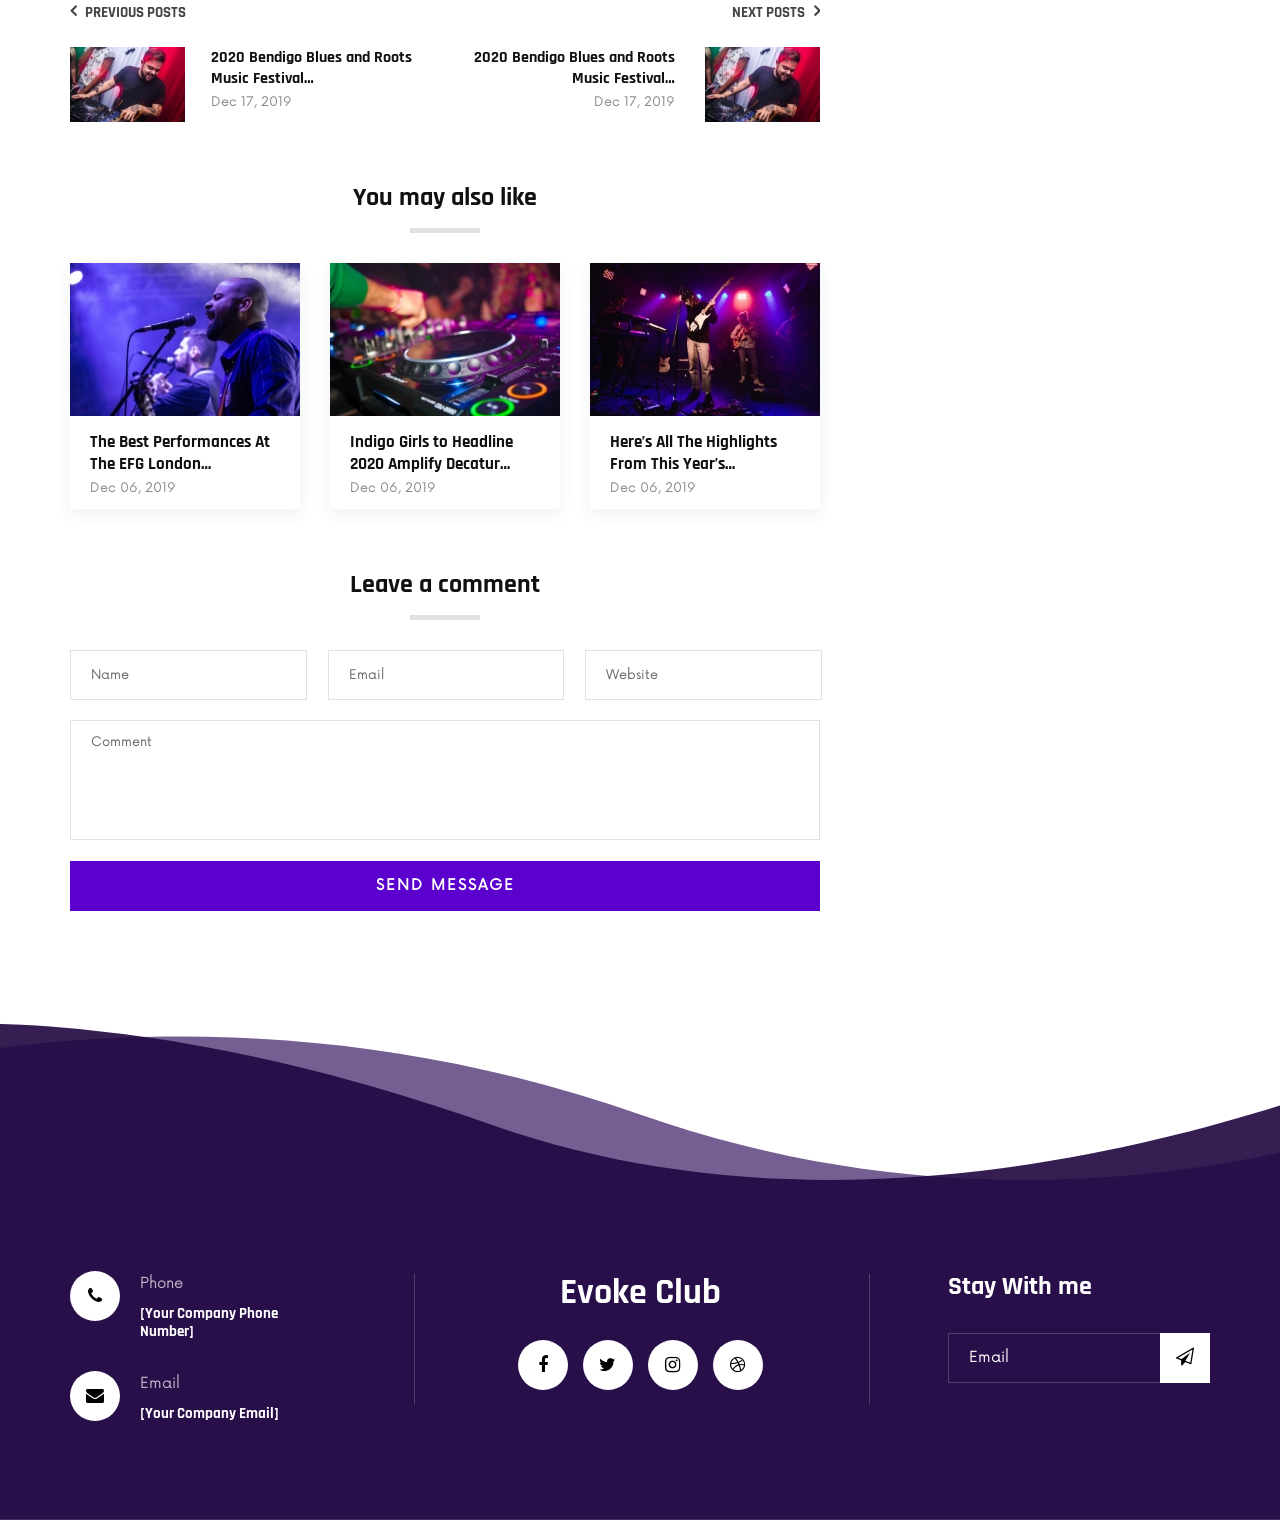
<file: blog-details.html>
<!DOCTYPE html>
<html lang="zxx">

<head>
    <meta charset="UTF-8">
    <meta name="description" content="Evoke Club Template">
    <meta name="keywords" content="Evoke Club, unica, creative, html">
    <meta name="viewport" content="width=device-width, initial-scale=1.0">
    <meta http-equiv="X-UA-Compatible" content="ie=edge">
    <title>Evoke Club | Entertainment</title>

    <!-- Google Font -->
    <link href="https://fonts.googleapis.com/css2?family=Rajdhani:wght@400;500;600;700&display=swap" rel="stylesheet">

    <!-- Css Styles -->
    <link rel="stylesheet" href="css/bootstrap.min.css" type="text/css">
    <link rel="stylesheet" href="css/font-awesome.min.css" type="text/css">
    <link rel="stylesheet" href="css/barfiller.css" type="text/css">
    <link rel="stylesheet" href="css/nowfont.css" type="text/css">
    <link rel="stylesheet" href="css/rockville.css" type="text/css">
    <link rel="stylesheet" href="css/magnific-popup.css" type="text/css">
    <link rel="stylesheet" href="css/owl.carousel.min.css" type="text/css">
    <link rel="stylesheet" href="css/slicknav.min.css" type="text/css">
    <link rel="stylesheet" href="css/style.css" type="text/css">
</head>

<body>
    <!-- Page Preloder -->
    <div id="preloder">
        <div class="loader"></div>
    </div>

    <!-- Header Section Begin -->
    <header class="header header--normal">
        <div class="container">
            <div class="row">
                <div class="col-lg-2 col-md-2">
                    <div class="header__logo">
                        <!-- <a href="./index.html"><img src="img/logo.png" alt=""></a> -->
                    </div>
                </div>
                <div class="col-lg-10 col-md-10">
                    <div class="header__nav">
                        <nav class="header__menu mobile-menu">
                            <ul>
                                <li><a href="./index.html">Home</a></li>
                                <li><a href="./about.html">About</a></li>
                                <li><a href="./discography.html">Discography</a></li>
                                <li><a href="./tours.html">Tours</a></li>
                                <li><a href="./videos.html">Videos</a></li>
                                <li class="active"><a href="#">Pages</a>
                                    <ul class="dropdown">
                                        <li><a href="./about.html">About</a></li>
                                        <li><a href="./blog.html">Blog</a></li>
                                        <li><a href="./blog-details.html">Blog Details</a></li>
                                    </ul>
                                </li>
                                <li><a href="./contact.html">Contact</a></li>
                            </ul>
                        </nav>
                        <div class="header__right__social">
                            <a href="#"><i class="fa fa-facebook"></i></a>
                            <a href="#"><i class="fa fa-twitter"></i></a>
                            <a href="#"><i class="fa fa-instagram"></i></a>
                            <a href="#"><i class="fa fa-dribbble"></i></a>
                        </div>
                    </div>
                </div>
            </div>
            <div id="mobile-menu-wrap"></div>
        </div>
    </header>
    <!-- Header Section End -->

    <!-- Breadcrumb Begin -->
    <div class="breadcrumb-option">
        <div class="container">
            <div class="row">
                <div class="col-lg-12">
                    <div class="breadcrumb__links">
                        <a href="#"><i class="fa fa-home"></i> Home</a>
                        <a href="#">Blog</a>
                        <span>Guidelines for music festival event organisers: music festival harm reduction - December
                            2019</span>
                    </div>
                </div>
            </div>
        </div>
    </div>
    <!-- Breadcrumb End -->

    <!-- Blog Details Section Begin -->
    <section class="blog-details spad">
        <div class="container">
            <div class="row">
                <div class="col-lg-8">
                    <div class="blog__details__content">
                        <div class="blog__details__item">
                            <div class="blog__details__item__pic set-bg" data-setbg="img/blog/details/details-pic.jpg">
                                <a href="#"><i class="fa fa-share-alt"></i></a>
                            </div>
                            <div class="blog__details__item__text">
                                <span>Music festival</span>
                                <h3>Guidelines for music festival event organisers: music festival harm reduction -
                                    December 2019</h3>
                                <div class="blog__details__item__widget">
                                    <div class="row">
                                        <div class="col-lg-6">
                                            <ul>
                                                <li>By <span>Erna O’Conner</span></li>
                                                <li>Dec 17, 2019</li>
                                            </ul>
                                        </div>
                                        <div class="col-lg-6">
                                            <ul>
                                                <li>230 Views</li>
                                                <li>18 Comments</li>
                                            </ul>
                                        </div>
                                    </div>
                                </div>
                            </div>
                        </div>
                        <div class="blog__details__desc">
                            <p>I feel as though a lot of people who read my articles are under the impression that I am
                                suggesting eventually someone is going to come into their life and every puzzle piece
                                will simply pop into place. Doves will fly out from behind you, a chorus will follow you
                                around on every date, you will find a bag with 10 million dollars in the street, which
                                you will use to move to Pleasantville, USA.</p>
                            <p>You need mutual respect, compromise, sacrifice, understanding, the willingness to work at
                                it and stand by him or her when times get rough. You need to be willing to be by their
                                side not only during the bright days but also during the dark ones that Love is not all
                                you need.</p>
                        </div>
                        <div class="blog__details__quote">
                            <p>None of them will tell you that they will stay together forever because it’s easy. None
                                of them will tell you that they pledged their life.</p>
                            <h6>OSCAR HUDSPETH</h6>
                            <i class="fa fa-quote-right"></i>
                        </div>
                        <div class="blog__details__desc">
                            <p>You are committing to someone’s whole self. You are not just committing to them under the
                                condition that they stay young and beautiful — because they will not. And neither will
                                you. You are not just committing to them until someone better comes along while neither
                                they nor your relationship is perfect.</p>
                            <p>This is the person you want to be with. You are committing to their very being. To the
                                idea that the two of you are</p>
                        </div>
                        <div class="blog__details__tags">
                            <a href="#">Music</a>
                            <a href="#">Festival</a>
                            <a href="#">Tinternational</a>
                            <a href="#">Event</a>
                        </div>
                        <div class="blog__details__option">
                            <div class="row">
                                <div class="col-lg-6 col-md-6 col-sm-6">
                                    <a href="#" class="blog__option__btn">
                                        <h6 class="option__btn__name"><i class="fa fa-angle-left"></i> Previous posts
                                        </h6>
                                        <div class="blog__option__btn__item">
                                            <div class="blog__option__btn__pic">
                                                <img src="img/blog/details/blog-change.jpg" alt="">
                                            </div>
                                            <div class="blog__option__btn__text">
                                                <h6>2020 Bendigo Blues and Roots Music Festival…</h6>
                                                <span>Dec 17, 2019</span>
                                            </div>
                                        </div>
                                    </a>
                                </div>
                                <div class="col-lg-6 col-md-6 col-sm-6">
                                    <a href="#" class="blog__option__btn blog__option__btn--next">
                                        <h6 class="option__btn__name">Next posts <i class="fa fa-angle-right"></i></h6>
                                        <div class="blog__option__btn__item">
                                            <div class="blog__option__btn__pic">
                                                <img src="img/blog/details/blog-change.jpg" alt="">
                                            </div>
                                            <div class="blog__option__btn__text">
                                                <h6>2020 Bendigo Blues and Roots Music Festival…</h6>
                                                <span>Dec 17, 2019</span>
                                            </div>
                                        </div>
                                    </a>
                                </div>
                            </div>
                        </div>
                        <div class="blog__details__services">
                            <div class="row">
                                <div class="col-lg-12">
                                    <div class="blog__details__services__title">
                                        <h4>You may also like</h4>
                                    </div>
                                </div>
                            </div>
                            <div class="row">
                                <div class="col-lg-4 col-md-6 col-sm-6">
                                    <div class="blog__details__services__item">
                                        <div class="blog__details__services__item__pic">
                                            <img src="img/blog/details/bs-1.jpg" alt="">
                                        </div>
                                        <div class="blog__details__services__item__text">
                                            <h6><a href="#">The Best Performances At The EFG London…</a></h6>
                                            <span>Dec 06, 2019</span>
                                        </div>
                                    </div>
                                </div>
                                <div class="col-lg-4 col-md-6 col-sm-6">
                                    <div class="blog__details__services__item">
                                        <div class="blog__details__services__item__pic">
                                            <img src="img/blog/details/bs-2.jpg" alt="">
                                        </div>
                                        <div class="blog__details__services__item__text">
                                            <h6><a href="#">Indigo Girls to Headline 2020 Amplify Decatur…</a></h6>
                                            <span>Dec 06, 2019</span>
                                        </div>
                                    </div>
                                </div>
                                <div class="col-lg-4 col-md-6 col-sm-6">
                                    <div class="blog__details__services__item">
                                        <div class="blog__details__services__item__pic">
                                            <img src="img/blog/details/bs-3.jpg" alt="">
                                        </div>
                                        <div class="blog__details__services__item__text">
                                            <h6><a href="#">Here’s All The Highlights From This Year’s…</a></h6>
                                            <span>Dec 06, 2019</span>
                                        </div>
                                    </div>
                                </div>
                            </div>
                        </div>
                        <div class="blog__details__form">
                            <div class="blog__details__form__title">
                                <h4>Leave a comment</h4>
                            </div>
                            <form action="#">
                                <div class="input__list">
                                    <input type="text" placeholder="Name">
                                    <input type="text" placeholder="Email">
                                    <input type="text" placeholder="Website">
                                </div>
                                <textarea placeholder="Comment"></textarea>
                                <button type="submit" class="site-btn">SEND MESSAGE</button>
                            </form>
                        </div>
                    </div>
                </div>
                <div class="col-lg-4">
                    <div class="blog__sidebar">
                        <div class="blog__sidebar__item">
                            <div class="blog__sidebar__title">
                                <h4>Subscribe newsletter</h4>
                            </div>
                            <p>Ipsum dolor sit amet, adipiscing elit, sed eiusmod </p>
                            <form action="#">
                                <input type="text" placeholder="Name">
                                <input type="text" placeholder="Email">
                                <button type="submit" class="site-btn">Subscribe</button>
                            </form>
                        </div>
                        <div class="blog__sidebar__item">
                            <div class="blog__sidebar__title">
                                <h4>Social media</h4>
                            </div>
                            <div class="blog__sidebar__social">
                                <a href="#"><i class="fa fa-facebook"></i></a>
                                <a href="#"><i class="fa fa-twitter"></i></a>
                                <a href="#"><i class="fa fa-instagram"></i></a>
                                <a href="#"><i class="fa fa-dribbble"></i></a>
                            </div>
                        </div>
                        <div class="blog__sidebar__item">
                            <div class="blog__sidebar__title">
                                <h4>Recent posts</h4>
                            </div>
                            <a href="#" class="recent__item">
                                <div class="recent__item__pic">
                                    <img src="img/blog/br-1.jpg" alt="">
                                </div>
                                <div class="recent__item__text">
                                    <h6>2020 Bendigo Blues and Roots Music Festival…</h6>
                                    <span>Dec 17, 2019</span>
                                </div>
                            </a>
                            <a href="#" class="recent__item">
                                <div class="recent__item__pic">
                                    <img src="img/blog/br-2.jpg" alt="">
                                </div>
                                <div class="recent__item__text">
                                    <h6>2020 Bendigo Blues and Roots Music Festival…</h6>
                                    <span>Dec 17, 2019</span>
                                </div>
                            </a>
                            <a href="#" class="recent__item">
                                <div class="recent__item__pic">
                                    <img src="img/blog/br-3.jpg" alt="">
                                </div>
                                <div class="recent__item__text">
                                    <h6>2020 Bendigo Blues and Roots Music Festival…</h6>
                                    <span>Dec 17, 2019</span>
                                </div>
                            </a>
                            <a href="#" class="recent__item">
                                <div class="recent__item__pic">
                                    <img src="img/blog/br-4.jpg" alt="">
                                </div>
                                <div class="recent__item__text">
                                    <h6>2020 Bendigo Blues and Roots Music Festival…</h6>
                                    <span>Dec 17, 2019</span>
                                </div>
                            </a>
                        </div>
                    </div>
                </div>
            </div>
        </div>
    </section>
    <!-- Blog Details Section End -->

    <!-- Footer Section Begin -->
    <footer class="footer footer--normal spad set-bg" data-setbg="img/footer-bg.png">
        <div class="container">
            <div class="row">
                <div class="col-lg-3 col-md-6">
                    <div class="footer__address">
                        <ul>
                            <li>
                                <i class="fa fa-phone"></i>
                                <p>Phone</p>
                                <h6>[Your Company Phone Number]</h6>
                            </li>
                            <li>
                                <i class="fa fa-envelope"></i>
                                <p>Email</p>
                                <h6>[Your Company Email]</h6>
                            </li>
                        </ul>
                    </div>
                </div>
                <div class="col-lg-4 offset-lg-1 col-md-6">
                    <div class="footer__social">
                        <h2>Evoke Club</h2>
                        <div class="footer__social__links">
                            <a href="#"><i class="fa fa-facebook"></i></a>
                            <a href="#"><i class="fa fa-twitter"></i></a>
                            <a href="#"><i class="fa fa-instagram"></i></a>
                            <a href="#"><i class="fa fa-dribbble"></i></a>
                        </div>
                    </div>
                </div>
                <div class="col-lg-3 offset-lg-1 col-md-6">
                    <div class="footer__newslatter">
                        <h4>Stay With me</h4>
                        <form action="#">
                            <input type="text" placeholder="Email">
                            <button type="submit"><i class="fa fa-send-o"></i></button>
                        </form>
                    </div>
                </div>
            </div>
        </div>
    </footer>
    <!-- Footer Section End -->

    <!-- Js Plugins -->
    <script src="js/jquery-3.3.1.min.js"></script>
    <script src="js/bootstrap.min.js"></script>
    <script src="js/jquery.magnific-popup.min.js"></script>
    <script src="js/jquery.nicescroll.min.js"></script>
    <script src="js/jquery.barfiller.js"></script>
    <script src="js/jquery.countdown.min.js"></script>
    <script src="js/jquery.slicknav.js"></script>
    <script src="js/owl.carousel.min.js"></script>
    <script src="js/main.js"></script>

    <!-- Music Plugin -->
    <script src="js/jquery.jplayer.min.js"></script>
    <script src="js/jplayerInit.js"></script>
</body>

</html>
</file>
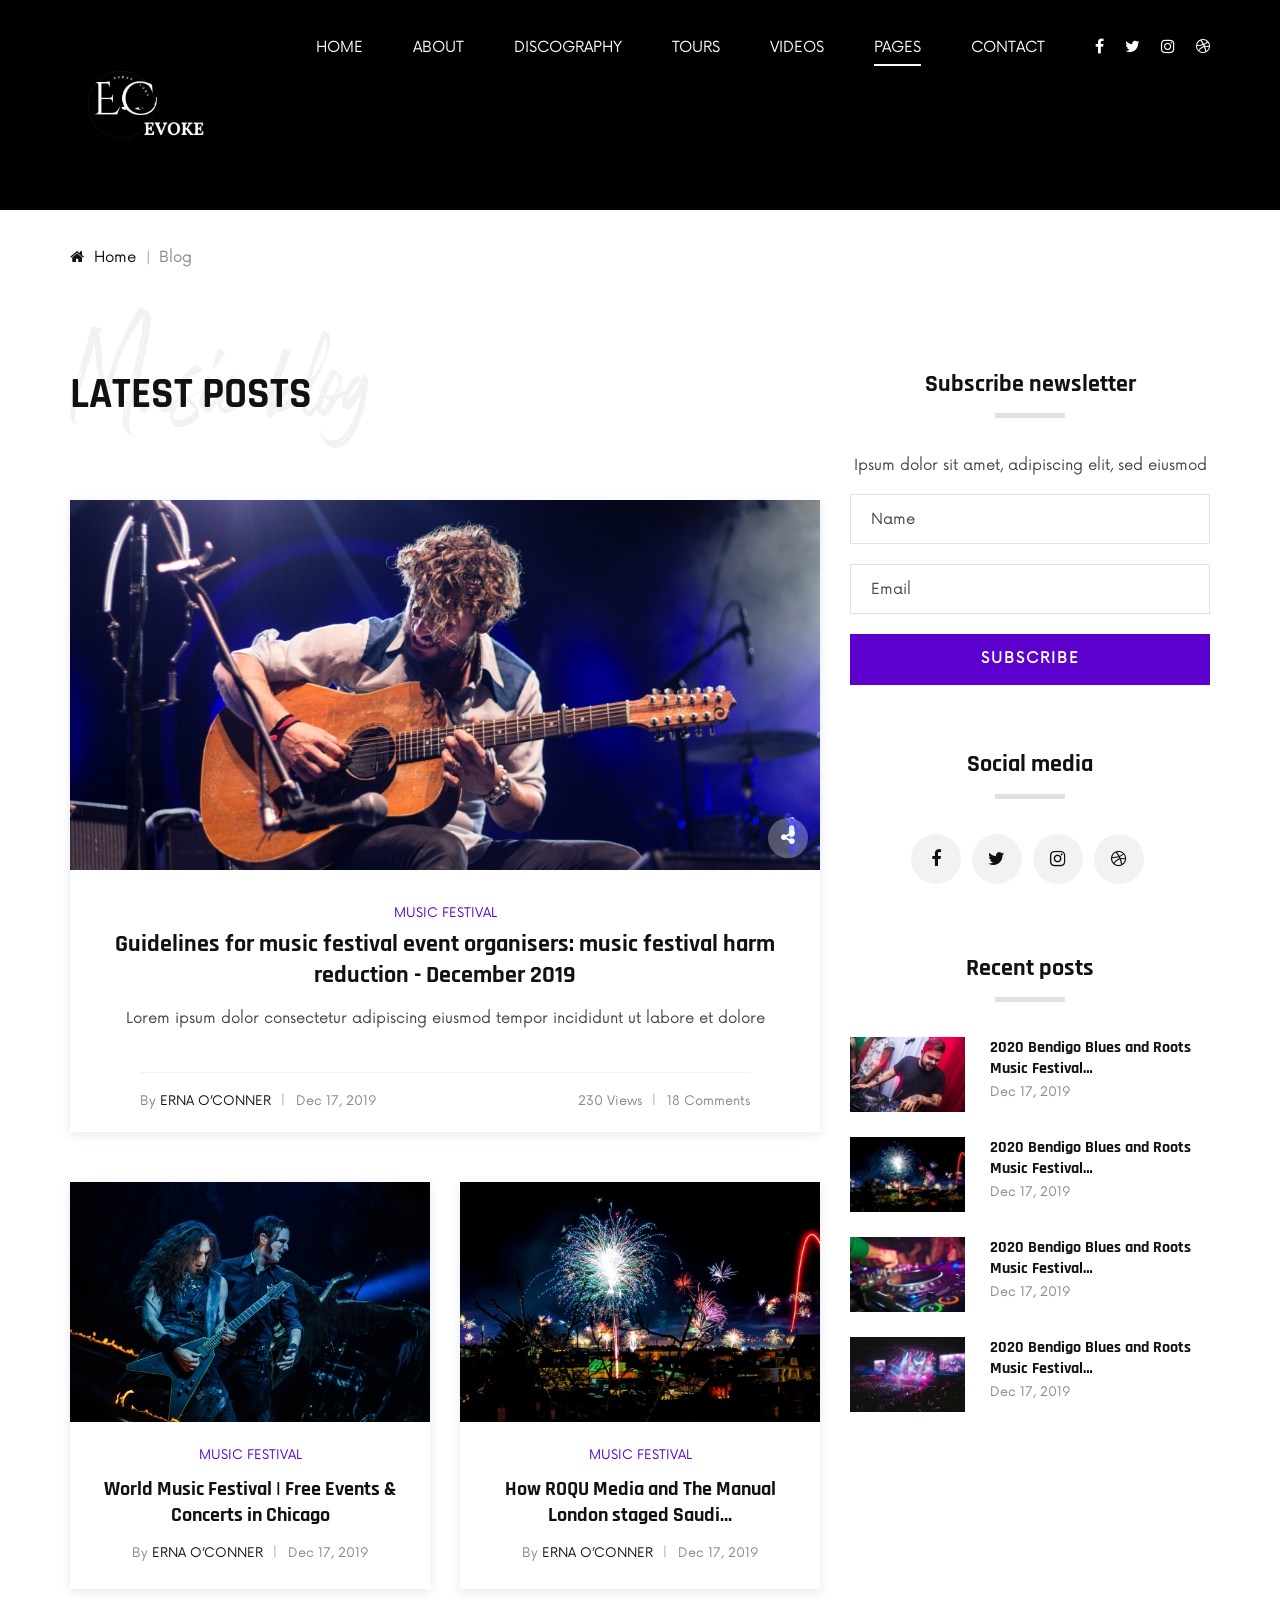
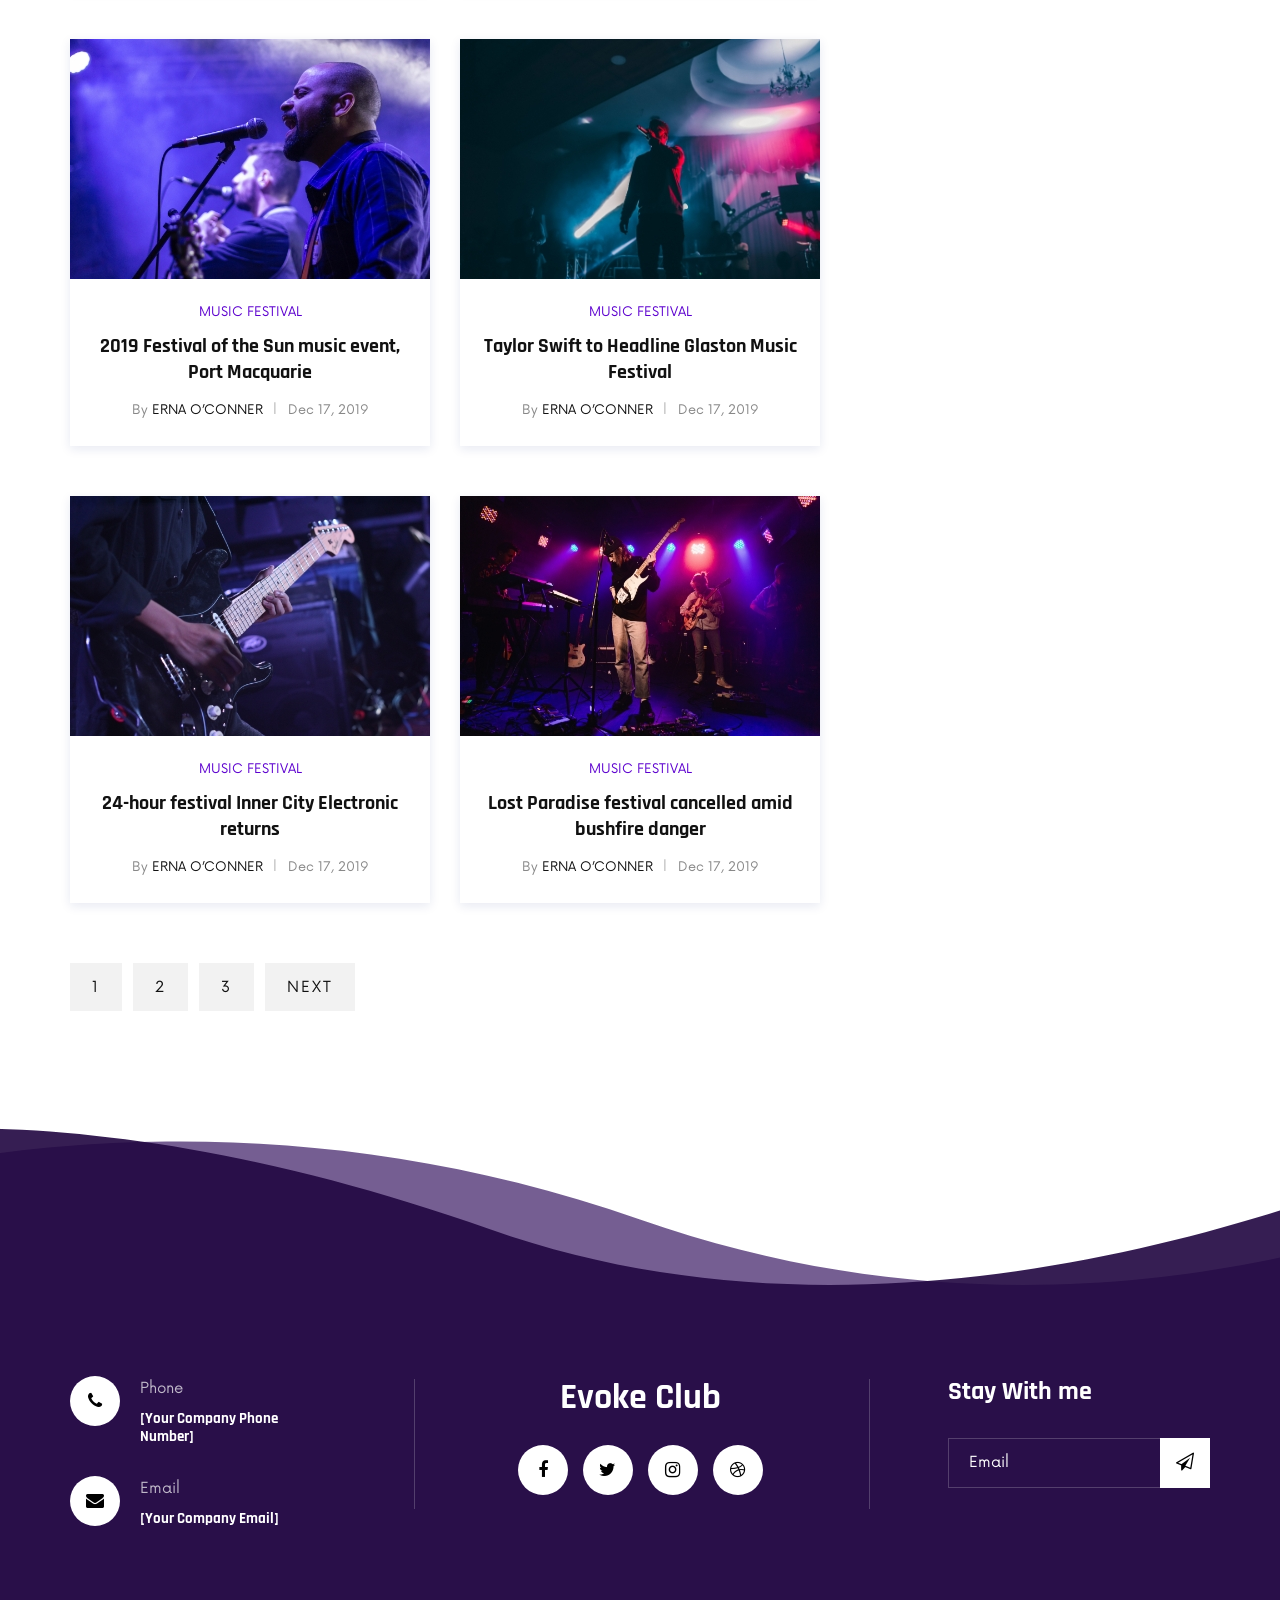
<file: blog.html>
<!DOCTYPE html>
<html lang="zxx">

<head>
    <meta charset="UTF-8">
    <meta name="description" content="Evoke Club Template">
    <meta name="keywords" content="Evoke Club, unica, creative, html">
    <meta name="viewport" content="width=device-width, initial-scale=1.0">
    <meta http-equiv="X-UA-Compatible" content="ie=edge">
    <title>Evoke Club | Entertainment</title>

    <!-- Google Font -->
    <link href="https://fonts.googleapis.com/css2?family=Rajdhani:wght@400;500;600;700&display=swap" rel="stylesheet">

    <!-- Css Styles -->
    <link rel="stylesheet" href="css/bootstrap.min.css" type="text/css">
    <link rel="stylesheet" href="css/font-awesome.min.css" type="text/css">
    <link rel="stylesheet" href="css/barfiller.css" type="text/css">
    <link rel="stylesheet" href="css/nowfont.css" type="text/css">
    <link rel="stylesheet" href="css/rockville.css" type="text/css">
    <link rel="stylesheet" href="css/magnific-popup.css" type="text/css">
    <link rel="stylesheet" href="css/owl.carousel.min.css" type="text/css">
    <link rel="stylesheet" href="css/slicknav.min.css" type="text/css">
    <link rel="stylesheet" href="css/style.css" type="text/css">
</head>

<body>
    <!-- Page Preloder -->
    <div id="preloder">
        <div class="loader"></div>
    </div>

    <!-- Header Section Begin -->
    <header class="header header--normal">
        <div class="container">
            <div class="row">
                <div class="col-lg-2 col-md-2">
                    <div class="header__logo">
                        <a href="./index.html"><img src="img/logo.png" alt=""></a>
                    </div>
                </div>
                <div class="col-lg-10 col-md-10">
                    <div class="header__nav">
                        <nav class="header__menu mobile-menu">
                            <ul>
                                <li><a href="./index.html">Home</a></li>
                                <li><a href="./about.html">About</a></li>
                                <li><a href="./discography.html">Discography</a></li>
                                <li><a href="./tours.html">Tours</a></li>
                                <li><a href="./videos.html">Videos</a></li>
                                <li class="active"><a href="#">Pages</a>
                                    <ul class="dropdown">
                                        <li><a href="./about.html">About</a></li>
                                        <li><a href="./blog.html">Blog</a></li>
                                        <li><a href="./blog-details.html">Blog Details</a></li>
                                    </ul>
                                </li>
                                <li><a href="./contact.html">Contact</a></li>
                            </ul>
                        </nav>
                        <div class="header__right__social">
                            <a href="#"><i class="fa fa-facebook"></i></a>
                            <a href="#"><i class="fa fa-twitter"></i></a>
                            <a href="#"><i class="fa fa-instagram"></i></a>
                            <a href="#"><i class="fa fa-dribbble"></i></a>
                        </div>
                    </div>
                </div>
            </div>
            <div id="mobile-menu-wrap"></div>
        </div>
    </header>
    <!-- Header Section End -->

    <!-- Breadcrumb Begin -->
    <div class="breadcrumb-option">
        <div class="container">
            <div class="row">
                <div class="col-lg-12">
                    <div class="breadcrumb__links">
                        <a href="#"><i class="fa fa-home"></i> Home</a>
                        <span>Blog</span>
                    </div>
                </div>
            </div>
        </div>
    </div>
    <!-- Breadcrumb End -->

    <!-- Blog Section Begin -->
    <section class="blog spad">
        <div class="container">
            <div class="row">
                <div class="col-lg-8">
                    <div class="section-title">
                        <h2>Latest posts</h2>
                        <h1>Music blog</h1>
                    </div>
                    <div class="blog__large">
                        <div class="blog__large__pic set-bg" data-setbg="img/blog/large-item.jpg">
                            <a href="#"><i class="fa fa-share-alt"></i></a>
                        </div>
                        <div class="blog__large__text">
                            <span>Music festival</span>
                            <h4>Guidelines for music festival event organisers: music festival harm reduction - December
                                2019</h4>
                            <p>Lorem ipsum dolor consectetur adipiscing eiusmod tempor incididunt ut labore et dolore
                            </p>
                            <div class="blog__large__widget">
                                <div class="row">
                                    <div class="col-lg-6 col-md-6">
                                        <ul>
                                            <li>By <span>Erna O’Conner</span></li>
                                            <li>Dec 17, 2019</li>
                                        </ul>
                                    </div>
                                    <div class="col-lg-6 col-md-6">
                                        <ul class="right__widget">
                                            <li>230 Views</li>
                                            <li>18 Comments</li>
                                        </ul>
                                    </div>
                                </div>
                            </div>
                        </div>
                    </div>
                    <div class="row">
                        <div class="col-lg-6 col-md-6 col-sm-6">
                            <div class="blog__item">
                                <div class="blog__item__pic">
                                    <img src="img/blog/blog-1.jpg" alt="">
                                </div>
                                <div class="blog__item__text">
                                    <span>Music festival</span>
                                    <h5>World Music Festival | Free Events & Concerts in Chicago</h5>
                                    <ul>
                                        <li>By <span>Erna O’Conner</span></li>
                                        <li>Dec 17, 2019</li>
                                    </ul>
                                </div>
                            </div>
                        </div>
                        <div class="col-lg-6 col-md-6 col-sm-6">
                            <div class="blog__item">
                                <div class="blog__item__pic">
                                    <img src="img/blog/blog-2.jpg" alt="">
                                </div>
                                <div class="blog__item__text">
                                    <span>Music festival</span>
                                    <h5>How ROQU Media and The Manual London staged Saudi…</h5>
                                    <ul>
                                        <li>By <span>Erna O’Conner</span></li>
                                        <li>Dec 17, 2019</li>
                                    </ul>
                                </div>
                            </div>
                        </div>
                        <div class="col-lg-6 col-md-6 col-sm-6">
                            <div class="blog__item">
                                <div class="blog__item__pic">
                                    <img src="img/blog/blog-3.jpg" alt="">
                                </div>
                                <div class="blog__item__text">
                                    <span>Music festival</span>
                                    <h5>2019 Festival of the Sun music event, Port Macquarie</h5>
                                    <ul>
                                        <li>By <span>Erna O’Conner</span></li>
                                        <li>Dec 17, 2019</li>
                                    </ul>
                                </div>
                            </div>
                        </div>
                        <div class="col-lg-6 col-md-6 col-sm-6">
                            <div class="blog__item">
                                <div class="blog__item__pic">
                                    <img src="img/blog/blog-4.jpg" alt="">
                                </div>
                                <div class="blog__item__text">
                                    <span>Music festival</span>
                                    <h5>Taylor Swift to Headline Glaston Music Festival</h5>
                                    <ul>
                                        <li>By <span>Erna O’Conner</span></li>
                                        <li>Dec 17, 2019</li>
                                    </ul>
                                </div>
                            </div>
                        </div>
                        <div class="col-lg-6 col-md-6 col-sm-6">
                            <div class="blog__item">
                                <div class="blog__item__pic">
                                    <img src="img/blog/blog-5.jpg" alt="">
                                </div>
                                <div class="blog__item__text">
                                    <span>Music festival</span>
                                    <h5>24-hour festival Inner City Electronic returns</h5>
                                    <ul>
                                        <li>By <span>Erna O’Conner</span></li>
                                        <li>Dec 17, 2019</li>
                                    </ul>
                                </div>
                            </div>
                        </div>
                        <div class="col-lg-6 col-md-6 col-sm-6">
                            <div class="blog__item">
                                <div class="blog__item__pic">
                                    <img src="img/blog/blog-6.jpg" alt="">
                                </div>
                                <div class="blog__item__text">
                                    <span>Music festival</span>
                                    <h5>Lost Paradise festival cancelled amid bushfire danger</h5>
                                    <ul>
                                        <li>By <span>Erna O’Conner</span></li>
                                        <li>Dec 17, 2019</li>
                                    </ul>
                                </div>
                            </div>
                        </div>
                        <div class="col-lg-12">
                            <div class="pagination__links blog__pagination">
                                <a href="#">1</a>
                                <a href="#">2</a>
                                <a href="#">3</a>
                                <a href="#">Next</a>
                            </div>
                        </div>
                    </div>
                </div>
                <div class="col-lg-4">
                    <div class="blog__sidebar">
                        <div class="blog__sidebar__item">
                            <div class="blog__sidebar__title">
                                <h4>Subscribe newsletter</h4>
                            </div>
                            <p>Ipsum dolor sit amet, adipiscing elit, sed eiusmod </p>
                            <form action="#">
                                <input type="text" placeholder="Name">
                                <input type="text" placeholder="Email">
                                <button type="submit" class="site-btn">Subscribe</button>
                            </form>
                        </div>
                        <div class="blog__sidebar__item">
                            <div class="blog__sidebar__title">
                                <h4>Social media</h4>
                            </div>
                            <div class="blog__sidebar__social">
                                <a href="#"><i class="fa fa-facebook"></i></a>
                                <a href="#"><i class="fa fa-twitter"></i></a>
                                <a href="#"><i class="fa fa-instagram"></i></a>
                                <a href="#"><i class="fa fa-dribbble"></i></a>
                            </div>
                        </div>
                        <div class="blog__sidebar__item">
                            <div class="blog__sidebar__title">
                                <h4>Recent posts</h4>
                            </div>
                            <a href="#" class="recent__item">
                                <div class="recent__item__pic">
                                    <img src="img/blog/br-1.jpg" alt="">
                                </div>
                                <div class="recent__item__text">
                                    <h6>2020 Bendigo Blues and Roots Music Festival…</h6>
                                    <span>Dec 17, 2019</span>
                                </div>
                            </a>
                            <a href="#" class="recent__item">
                                <div class="recent__item__pic">
                                    <img src="img/blog/br-2.jpg" alt="">
                                </div>
                                <div class="recent__item__text">
                                    <h6>2020 Bendigo Blues and Roots Music Festival…</h6>
                                    <span>Dec 17, 2019</span>
                                </div>
                            </a>
                            <a href="#" class="recent__item">
                                <div class="recent__item__pic">
                                    <img src="img/blog/br-3.jpg" alt="">
                                </div>
                                <div class="recent__item__text">
                                    <h6>2020 Bendigo Blues and Roots Music Festival…</h6>
                                    <span>Dec 17, 2019</span>
                                </div>
                            </a>
                            <a href="#" class="recent__item">
                                <div class="recent__item__pic">
                                    <img src="img/blog/br-4.jpg" alt="">
                                </div>
                                <div class="recent__item__text">
                                    <h6>2020 Bendigo Blues and Roots Music Festival…</h6>
                                    <span>Dec 17, 2019</span>
                                </div>
                            </a>
                        </div>
                    </div>
                </div>
            </div>
        </div>
    </section>
    <!-- Blog Section End -->

    <!-- Footer Section Begin -->
    <footer class="footer footer--normal spad set-bg" data-setbg="img/footer-bg.png">
        <div class="container">
            <div class="row">
                <div class="col-lg-3 col-md-6">
                    <div class="footer__address">
                        <ul>
                            <li>
                                <i class="fa fa-phone"></i>
                                <p>Phone</p>
                                <h6>[Your Company Phone Number]</h6>
                            </li>
                            <li>
                                <i class="fa fa-envelope"></i>
                                <p>Email</p>
                                <h6>[Your Company Email]</h6>
                            </li>
                        </ul>
                    </div>
                </div>
                <div class="col-lg-4 offset-lg-1 col-md-6">
                    <div class="footer__social">
                        <h2>Evoke Club</h2>
                        <div class="footer__social__links">
                            <a href="#"><i class="fa fa-facebook"></i></a>
                            <a href="#"><i class="fa fa-twitter"></i></a>
                            <a href="#"><i class="fa fa-instagram"></i></a>
                            <a href="#"><i class="fa fa-dribbble"></i></a>
                        </div>
                    </div>
                </div>
                <div class="col-lg-3 offset-lg-1 col-md-6">
                    <div class="footer__newslatter">
                        <h4>Stay With me</h4>
                        <form action="#">
                            <input type="text" placeholder="Email">
                            <button type="submit"><i class="fa fa-send-o"></i></button>
                        </form>
                    </div>
                </div>
            </div>
        </div>
    </footer>
    <!-- Footer Section End -->

    <!-- Js Plugins -->
    <script src="js/jquery-3.3.1.min.js"></script>
    <script src="js/bootstrap.min.js"></script>
    <script src="js/jquery.magnific-popup.min.js"></script>
    <script src="js/jquery.nicescroll.min.js"></script>
    <script src="js/jquery.barfiller.js"></script>
    <script src="js/jquery.countdown.min.js"></script>
    <script src="js/jquery.slicknav.js"></script>
    <script src="js/owl.carousel.min.js"></script>
    <script src="js/main.js"></script>

    <!-- Music Plugin -->
    <script src="js/jquery.jplayer.min.js"></script>
    <script src="js/jplayerInit.js"></script>
</body>

</html>
</file>
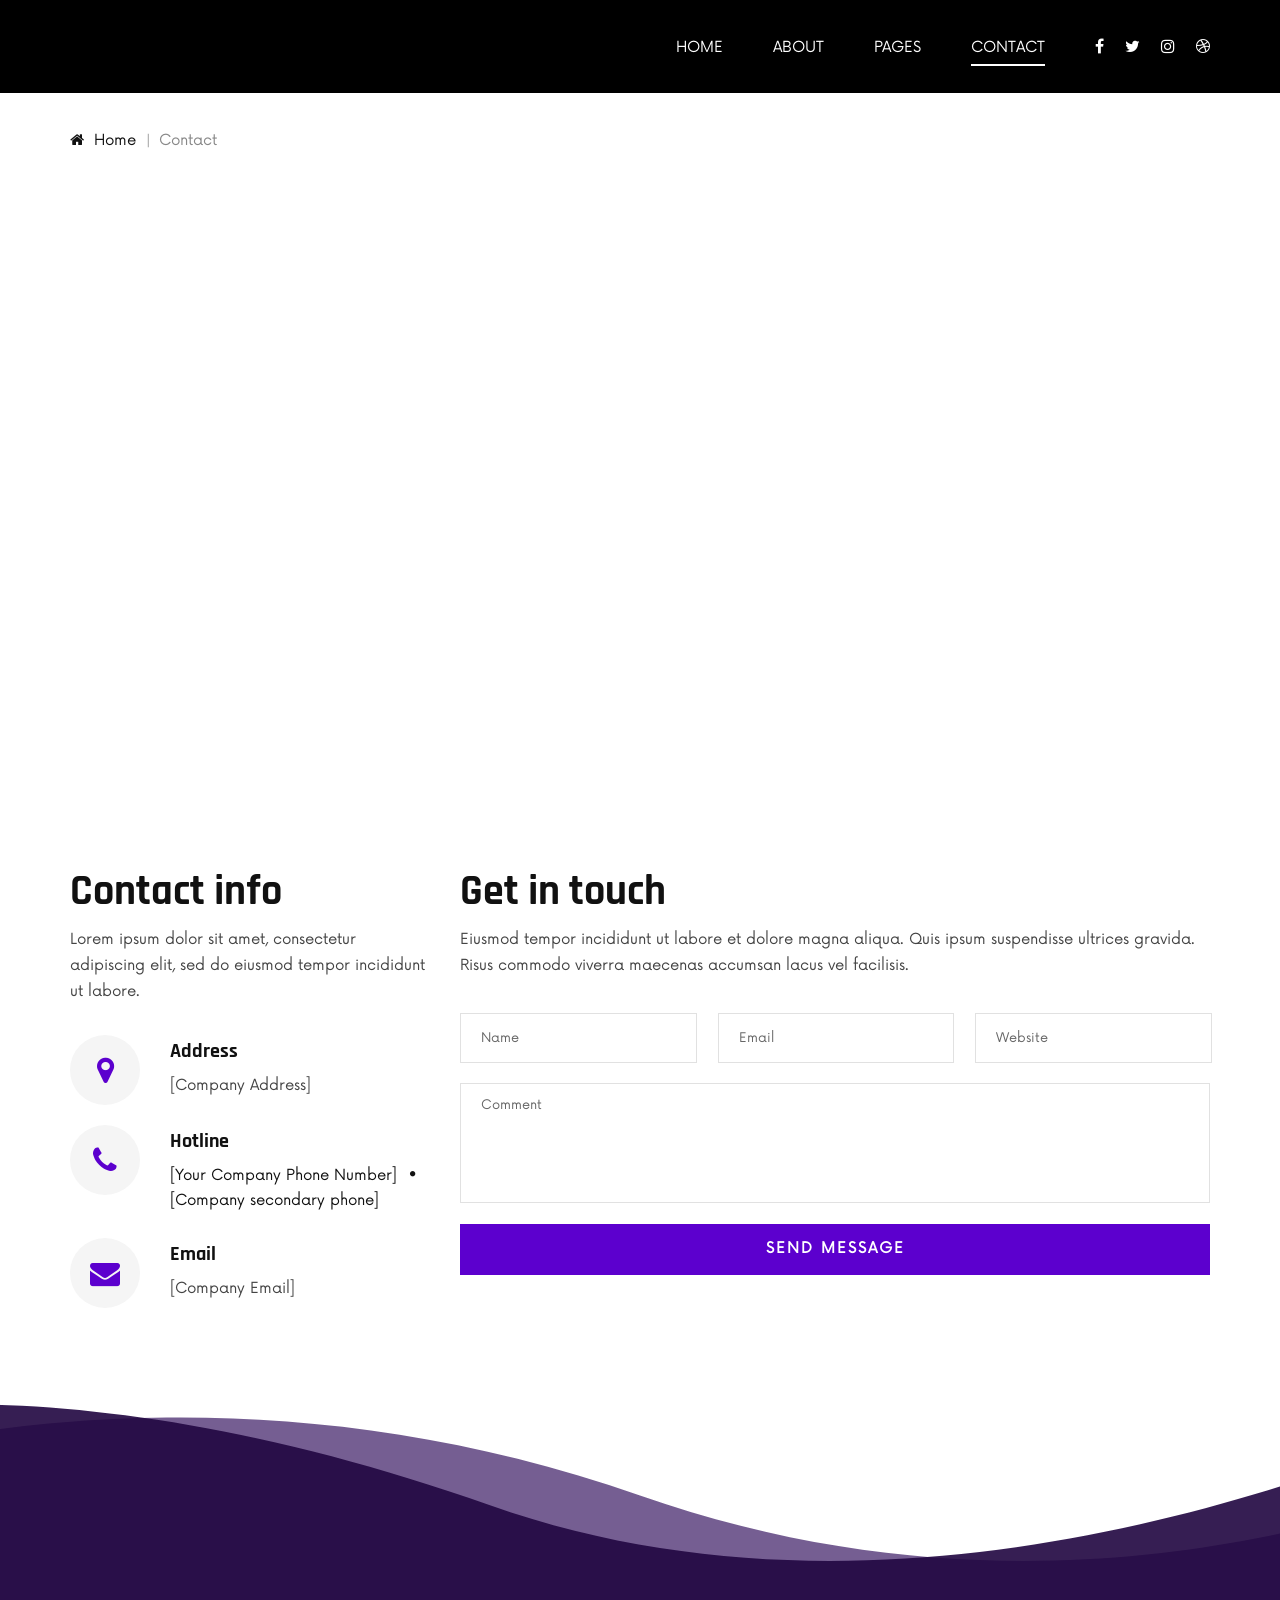
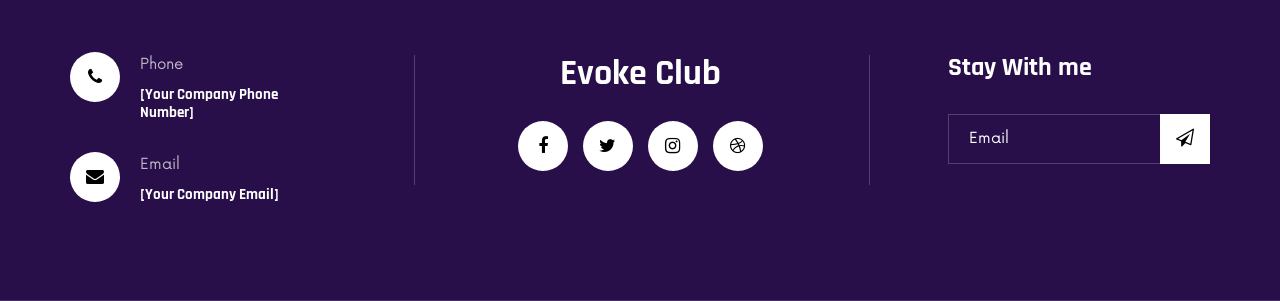
<file: contact.html>
<!DOCTYPE html>
<html lang="zxx">

<head>
    <meta charset="UTF-8">
    <meta name="description" content="Evoke Club Template">
    <meta name="keywords" content="Evoke Club, unica, creative, html">
    <meta name="viewport" content="width=device-width, initial-scale=1.0">
    <meta http-equiv="X-UA-Compatible" content="ie=edge">
    <title>Evoke Club | Entertainment</title>

    <!-- Google Font -->
    <link href="https://fonts.googleapis.com/css2?family=Rajdhani:wght@400;500;600;700&display=swap" rel="stylesheet">

    <!-- Css Styles -->
    <link rel="stylesheet" href="css/bootstrap.min.css" type="text/css">
    <link rel="stylesheet" href="css/font-awesome.min.css" type="text/css">
    <link rel="stylesheet" href="css/barfiller.css" type="text/css">
    <link rel="stylesheet" href="css/nowfont.css" type="text/css">
    <link rel="stylesheet" href="css/rockville.css" type="text/css">
    <link rel="stylesheet" href="css/magnific-popup.css" type="text/css">
    <link rel="stylesheet" href="css/owl.carousel.min.css" type="text/css">
    <link rel="stylesheet" href="css/slicknav.min.css" type="text/css">
    <link rel="stylesheet" href="css/style.css" type="text/css">
</head>

<body>
    <!-- Page Preloder -->
    <div id="preloder">
        <div class="loader"></div>
    </div>

    <!-- Header Section Begin -->
    <header class="header header--normal">
        <div class="container">
            <div class="row">
                <div class="col-lg-2 col-md-2">
                    <!-- <div class="header__logo">
                        <a href="./index.html"><img src="img/logo.png" alt=""></a>
                    </div> -->
                </div>
                <div class="col-lg-10 col-md-10">
                    <div class="header__nav">
                        <nav class="header__menu mobile-menu">
                            <ul>
                                <li><a href="./index.html">Home</a></li>
                                <li><a href="./about.html">About</a></li>
                                <!-- <li><a href="./discography.html">Discography</a></li>
                                <li><a href="./tours.html">Tours</a></li>
                                <li><a href="./videos.html">Videos</a></li> -->
                                <li><a href="#">Pages</a>
                                    <ul class="dropdown">
                                        <li><a href="./about.html">About</a></li>
                                        <!-- <li><a href="./blog.html">Blog</a></li>
                                        <li><a href="./blog-details.html">Blog Details</a></li> -->
                                    </ul>
                                </li>
                                <li class="active"><a href="./contact.html">Contact</a></li>
                            </ul>
                        </nav>
                        <div class="header__right__social">
                            <a href="#"><i class="fa fa-facebook"></i></a>
                            <a href="#"><i class="fa fa-twitter"></i></a>
                            <a href="#"><i class="fa fa-instagram"></i></a>
                            <a href="#"><i class="fa fa-dribbble"></i></a>
                        </div>
                    </div>
                </div>
            </div>
            <div id="mobile-menu-wrap"></div>
        </div>
    </header>
    <!-- Header Section End -->

    <!-- Breadcrumb Begin -->
    <div class="breadcrumb-option">
        <div class="container">
            <div class="row">
                <div class="col-lg-12">
                    <div class="breadcrumb__links">
                        <a href="#"><i class="fa fa-home"></i> Home</a>
                        <span>Contact</span>
                    </div>
                </div>
            </div>
        </div>
    </div>
    <!-- Breadcrumb End -->

    <!-- Map Begin -->
    <div class="map">
        <div class="container">
            <iframe
            src="https://www.google.com/maps/embed?pb=!1m18!1m12!1m3!1d57885.28682742579!2d55.13754760239812!3d25.085381399107775!2m3!1f0!2f0!3f0!3m2!1i1024!2i768!4f13.1!3m3!1m2!1s0x3e5f433e4e2e41e1%3A0x1a3b72d7bb13e3bb!2sDubai%20Marina%2C%20Dubai%2C%20United%20Arab%20Emirates!5e0!3m2!1sen!2sbd!4v1686810723143!5m2!1sen!2sbd"
            height="585" style="border:0;" allowfullscreen=""></iframe>        
        </div>
    </div>
    <!-- Map End -->

    <!-- Contact Section Begin -->
    <section class="contact spad">
        <div class="container">
            <div class="row">
                <div class="col-lg-4">
                    <div class="contact__address">
                        <div class="section-title">
                            <h2>Contact info</h2>
                        </div>
                        <p>Lorem ipsum dolor sit amet, consectetur adipiscing elit, sed do eiusmod tempor incididunt ut
                            labore.</p>
                        <ul>
                            <li>
                                <i class="fa fa-map-marker"></i>
                                <h5>Address</h5>
                                <p>[Company Address]</p>
                            </li>
                            <li>
                                <i class="fa fa-phone"></i>
                                <h5>Hotline</h5>
                                <span>[Your Company Phone Number]</span>
                                <span>[Company secondary phone]</span>
                            </li>
                            <li>
                                <i class="fa fa-envelope"></i>
                                <h5>Email</h5>
                                <p>[Company Email]</p>
                            </li>
                        </ul>
                    </div>
                </div>
                <div class="col-lg-8">
                    <div class="contact__form">
                        <div class="section-title">
                            <h2>Get in touch</h2>
                        </div>
                        <p>Eiusmod tempor incididunt ut labore et dolore magna aliqua. Quis ipsum suspendisse ultrices
                            gravida. Risus commodo viverra maecenas accumsan lacus vel facilisis. </p>
                        <form action="#">
                            <div class="input__list">
                                <input type="text" placeholder="Name">
                                <input type="text" placeholder="Email">
                                <input type="text" placeholder="Website">
                            </div>
                            <textarea placeholder="Comment"></textarea>
                            <button type="submit" class="site-btn">SEND MESSAGE</button>
                        </form>
                    </div>
                </div>
            </div>
        </div>
    </section>
    <!-- Contact Section End -->

    <!-- Footer Section Begin -->
    <footer class="footer footer--normal spad set-bg" data-setbg="img/footer-bg.png">
        <div class="container">
            <div class="row">
                <div class="col-lg-3 col-md-6">
                    <div class="footer__address">
                        <ul>
                            <li>
                                <i class="fa fa-phone"></i>
                                <p>Phone</p>
                                <h6>[Your Company Phone Number]</h6>
                            </li>
                            <li>
                                <i class="fa fa-envelope"></i>
                                <p>Email</p>
                                <h6>[Your Company Email]</h6>
                            </li>
                        </ul>
                    </div>
                </div>
                <div class="col-lg-4 offset-lg-1 col-md-6">
                    <div class="footer__social">
                        <h2>Evoke Club</h2>
                        <div class="footer__social__links">
                            <a href="#"><i class="fa fa-facebook"></i></a>
                            <a href="#"><i class="fa fa-twitter"></i></a>
                            <a href="#"><i class="fa fa-instagram"></i></a>
                            <a href="#"><i class="fa fa-dribbble"></i></a>
                        </div>
                    </div>
                </div>
                <div class="col-lg-3 offset-lg-1 col-md-6">
                    <div class="footer__newslatter">
                        <h4>Stay With me</h4>
                        <form action="#">
                            <input type="text" placeholder="Email">
                            <button type="submit"><i class="fa fa-send-o"></i></button>
                        </form>
                    </div>
                </div>
            </div>
        </div>
    </footer>
    <!-- Footer Section End -->

    <!-- Js Plugins -->
    <script src="js/jquery-3.3.1.min.js"></script>
    <script src="js/bootstrap.min.js"></script>
    <script src="js/jquery.magnific-popup.min.js"></script>
    <script src="js/jquery.nicescroll.min.js"></script>
    <script src="js/jquery.barfiller.js"></script>
    <script src="js/jquery.countdown.min.js"></script>
    <script src="js/jquery.slicknav.js"></script>
    <script src="js/owl.carousel.min.js"></script>
    <script src="js/main.js"></script>

    <!-- Music Plugin -->
    <script src="js/jquery.jplayer.min.js"></script>
    <script src="js/jplayerInit.js"></script>
</body>

</html>
</file>
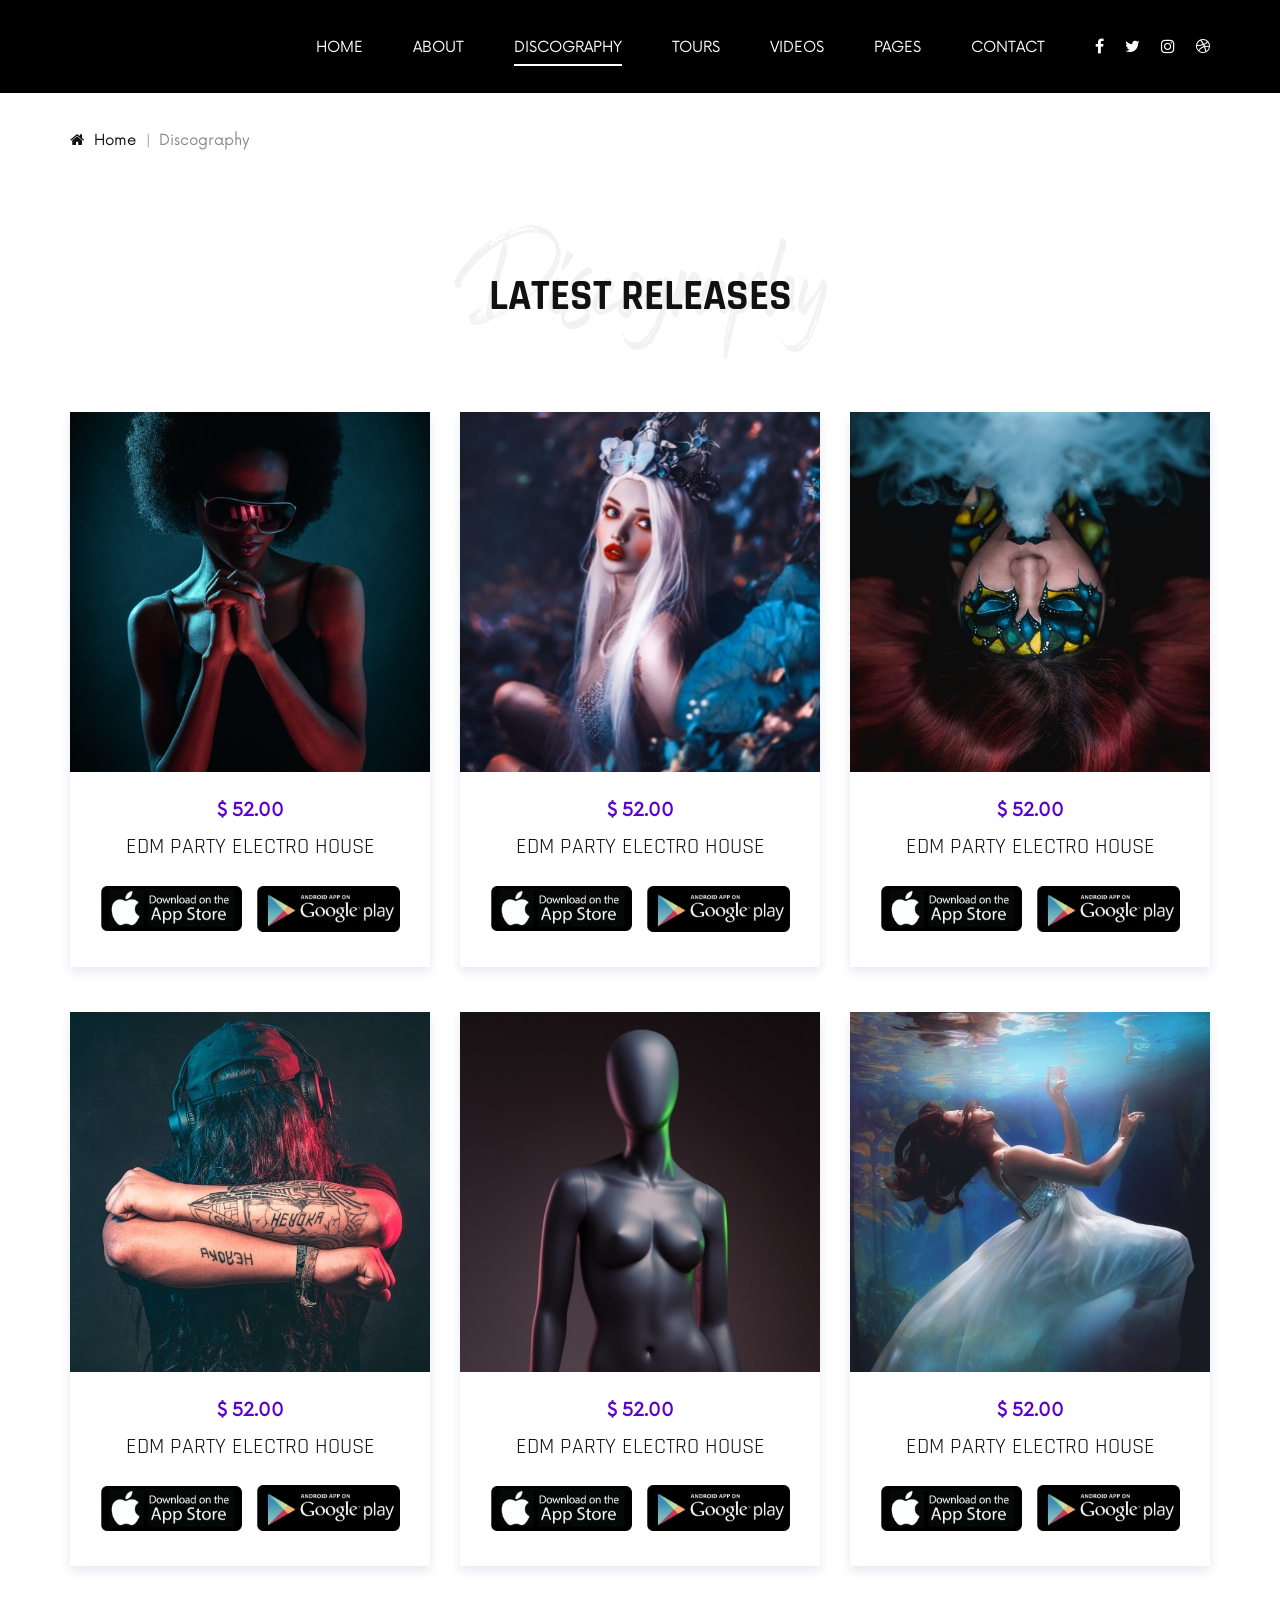
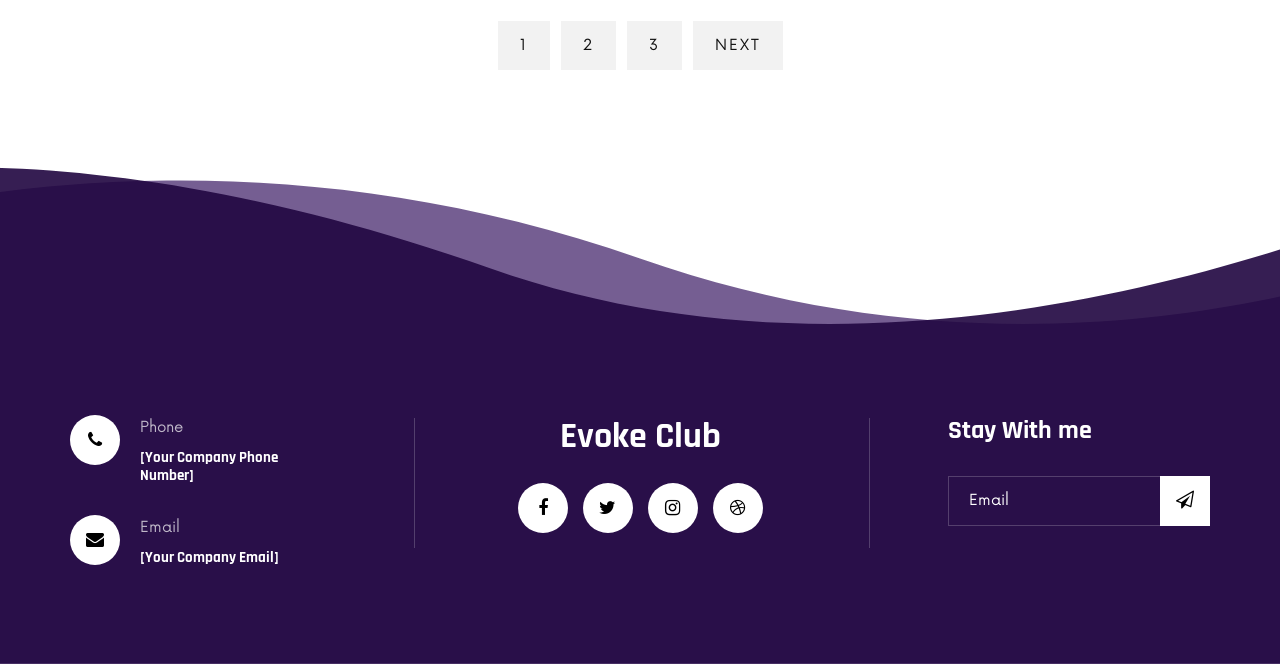
<file: discography.html>
<!DOCTYPE html>
<html lang="zxx">

<head>
    <meta charset="UTF-8">
    <meta name="description" content="Evoke Club Template">
    <meta name="keywords" content="Evoke Club, unica, creative, html">
    <meta name="viewport" content="width=device-width, initial-scale=1.0">
    <meta http-equiv="X-UA-Compatible" content="ie=edge">
    <title>Evoke Club | Entertainment</title>

    <!-- Google Font -->
    <link href="https://fonts.googleapis.com/css2?family=Rajdhani:wght@400;500;600;700&display=swap" rel="stylesheet">

    <!-- Css Styles -->
    <link rel="stylesheet" href="css/bootstrap.min.css" type="text/css">
    <link rel="stylesheet" href="css/font-awesome.min.css" type="text/css">
    <link rel="stylesheet" href="css/barfiller.css" type="text/css">
    <link rel="stylesheet" href="css/nowfont.css" type="text/css">
    <link rel="stylesheet" href="css/rockville.css" type="text/css">
    <link rel="stylesheet" href="css/magnific-popup.css" type="text/css">
    <link rel="stylesheet" href="css/owl.carousel.min.css" type="text/css">
    <link rel="stylesheet" href="css/slicknav.min.css" type="text/css">
    <link rel="stylesheet" href="css/style.css" type="text/css">
</head>

<body>
    <!-- Page Preloder -->
    <div id="preloder">
        <div class="loader"></div>
    </div>

    <!-- Header Section Begin -->
    <header class="header header--normal">
        <div class="container">
            <div class="row">
                <div class="col-lg-2 col-md-2">
                    <!-- <div class="header__logo">
                        <a href="./index.html"><img src="img/logo.png" alt=""></a>
                    </div> -->
                </div>
                <div class="col-lg-10 col-md-10">
                    <div class="header__nav">
                        <nav class="header__menu mobile-menu">
                            <ul>
                                <li><a href="./index.html">Home</a></li>
                                <li><a href="./about.html">About</a></li>
                                <li class="active"><a href="./discography.html">Discography</a></li>
                                <li><a href="./tours.html">Tours</a></li>
                                <li><a href="./videos.html">Videos</a></li>
                                <li><a href="#">Pages</a>
                                    <ul class="dropdown">
                                        <li><a href="./about.html">About</a></li>
                                        <li><a href="./blog.html">Blog</a></li>
                                        <li><a href="./blog-details.html">Blog Details</a></li>
                                    </ul>
                                </li>
                                <li><a href="./contact.html">Contact</a></li>
                            </ul>
                        </nav>
                        <div class="header__right__social">
                            <a href="#"><i class="fa fa-facebook"></i></a>
                            <a href="#"><i class="fa fa-twitter"></i></a>
                            <a href="#"><i class="fa fa-instagram"></i></a>
                            <a href="#"><i class="fa fa-dribbble"></i></a>
                        </div>
                    </div>
                </div>
            </div>
            <div id="mobile-menu-wrap"></div>
        </div>
    </header>
    <!-- Header Section End -->

    <!-- Breadcrumb Begin -->
    <div class="breadcrumb-option">
        <div class="container">
            <div class="row">
                <div class="col-lg-12">
                    <div class="breadcrumb__links">
                        <a href="#"><i class="fa fa-home"></i> Home</a>
                        <span>Discography</span>
                    </div>
                </div>
            </div>
        </div>
    </div>
    <!-- Breadcrumb End -->

    <!-- Discography Section Begin -->
    <section class="discography spad">
        <div class="container">
            <div class="row">
                <div class="col-lg-12">
                    <div class="section-title center-title">
                        <h2>Latest Releases</h2>
                        <h1>Discography</h1>
                    </div>
                </div>
            </div>
            <div class="row">
                <div class="col-lg-4 col-md-6 col-sm-6">
                    <div class="discography__item">
                        <div class="discography__item__pic">
                            <img src="img/discography/disco-1.jpg" alt="">
                        </div>
                        <div class="discography__item__text">
                            <span>$ 52.00</span>
                            <h4>EDM Party Electro House</h4>
                            <a href="#"><img src="img/discography/link-1.jpg" alt=""></a>
                            <a href="#"><img src="img/discography/link-2.jpg" alt=""></a>
                        </div>
                    </div>
                </div>
                <div class="col-lg-4 col-md-6 col-sm-6">
                    <div class="discography__item">
                        <div class="discography__item__pic">
                            <img src="img/discography/disco-2.jpg" alt="">
                        </div>
                        <div class="discography__item__text">
                            <span>$ 52.00</span>
                            <h4>EDM Party Electro House</h4>
                            <a href="#"><img src="img/discography/link-1.jpg" alt=""></a>
                            <a href="#"><img src="img/discography/link-2.jpg" alt=""></a>
                        </div>
                    </div>
                </div>
                <div class="col-lg-4 col-md-6 col-sm-6">
                    <div class="discography__item">
                        <div class="discography__item__pic">
                            <img src="img/discography/disco-3.jpg" alt="">
                        </div>
                        <div class="discography__item__text">
                            <span>$ 52.00</span>
                            <h4>EDM Party Electro House</h4>
                            <a href="#"><img src="img/discography/link-1.jpg" alt=""></a>
                            <a href="#"><img src="img/discography/link-2.jpg" alt=""></a>
                        </div>
                    </div>
                </div>
                <div class="col-lg-4 col-md-6 col-sm-6">
                    <div class="discography__item">
                        <div class="discography__item__pic">
                            <img src="img/discography/disco-4.jpg" alt="">
                        </div>
                        <div class="discography__item__text">
                            <span>$ 52.00</span>
                            <h4>EDM Party Electro House</h4>
                            <a href="#"><img src="img/discography/link-1.jpg" alt=""></a>
                            <a href="#"><img src="img/discography/link-2.jpg" alt=""></a>
                        </div>
                    </div>
                </div>
                <div class="col-lg-4 col-md-6 col-sm-6">
                    <div class="discography__item">
                        <div class="discography__item__pic">
                            <img src="img/discography/disco-5.jpg" alt="">
                        </div>
                        <div class="discography__item__text">
                            <span>$ 52.00</span>
                            <h4>EDM Party Electro House</h4>
                            <a href="#"><img src="img/discography/link-1.jpg" alt=""></a>
                            <a href="#"><img src="img/discography/link-2.jpg" alt=""></a>
                        </div>
                    </div>
                </div>
                <div class="col-lg-4 col-md-6 col-sm-6">
                    <div class="discography__item">
                        <div class="discography__item__pic">
                            <img src="img/discography/disco-6.jpg" alt="">
                        </div>
                        <div class="discography__item__text">
                            <span>$ 52.00</span>
                            <h4>EDM Party Electro House</h4>
                            <a href="#"><img src="img/discography/link-1.jpg" alt=""></a>
                            <a href="#"><img src="img/discography/link-2.jpg" alt=""></a>
                        </div>
                    </div>
                </div>
                <div class="col-lg-12">
                    <div class="pagination__links">
                        <a href="#">1</a>
                        <a href="#">2</a>
                        <a href="#">3</a>
                        <a href="#">Next</a>
                    </div>
                </div>
            </div>
        </div>
    </section>
    <!-- Discography Section End -->

    <!-- Footer Section Begin -->
    <footer class="footer footer--normal spad set-bg" data-setbg="img/footer-bg.png">
        <div class="container">
            <div class="row">
                <div class="col-lg-3 col-md-6">
                    <div class="footer__address">
                        <ul>
                            <li>
                                <i class="fa fa-phone"></i>
                                <p>Phone</p>
                                <h6>[Your Company Phone Number]</h6>
                            </li>
                            <li>
                                <i class="fa fa-envelope"></i>
                                <p>Email</p>
                                <h6>[Your Company Email]</h6>
                            </li>
                        </ul>
                    </div>
                </div>
                <div class="col-lg-4 offset-lg-1 col-md-6">
                    <div class="footer__social">
                        <h2>Evoke Club</h2>
                        <div class="footer__social__links">
                            <a href="#"><i class="fa fa-facebook"></i></a>
                            <a href="#"><i class="fa fa-twitter"></i></a>
                            <a href="#"><i class="fa fa-instagram"></i></a>
                            <a href="#"><i class="fa fa-dribbble"></i></a>
                        </div>
                    </div>
                </div>
                <div class="col-lg-3 offset-lg-1 col-md-6">
                    <div class="footer__newslatter">
                        <h4>Stay With me</h4>
                        <form action="#">
                            <input type="text" placeholder="Email">
                            <button type="submit"><i class="fa fa-send-o"></i></button>
                        </form>
                    </div>
                </div>
            </div>
        </div>
    </footer>
    <!-- Footer Section End -->

    <!-- Js Plugins -->
    <script src="js/jquery-3.3.1.min.js"></script>
    <script src="js/bootstrap.min.js"></script>
    <script src="js/jquery.magnific-popup.min.js"></script>
    <script src="js/jquery.nicescroll.min.js"></script>
    <script src="js/jquery.barfiller.js"></script>
    <script src="js/jquery.countdown.min.js"></script>
    <script src="js/jquery.slicknav.js"></script>
    <script src="js/owl.carousel.min.js"></script>
    <script src="js/main.js"></script>

    <!-- Music Plugin -->
    <script src="js/jquery.jplayer.min.js"></script>
    <script src="js/jplayerInit.js"></script>
</body>

</html>
</file>
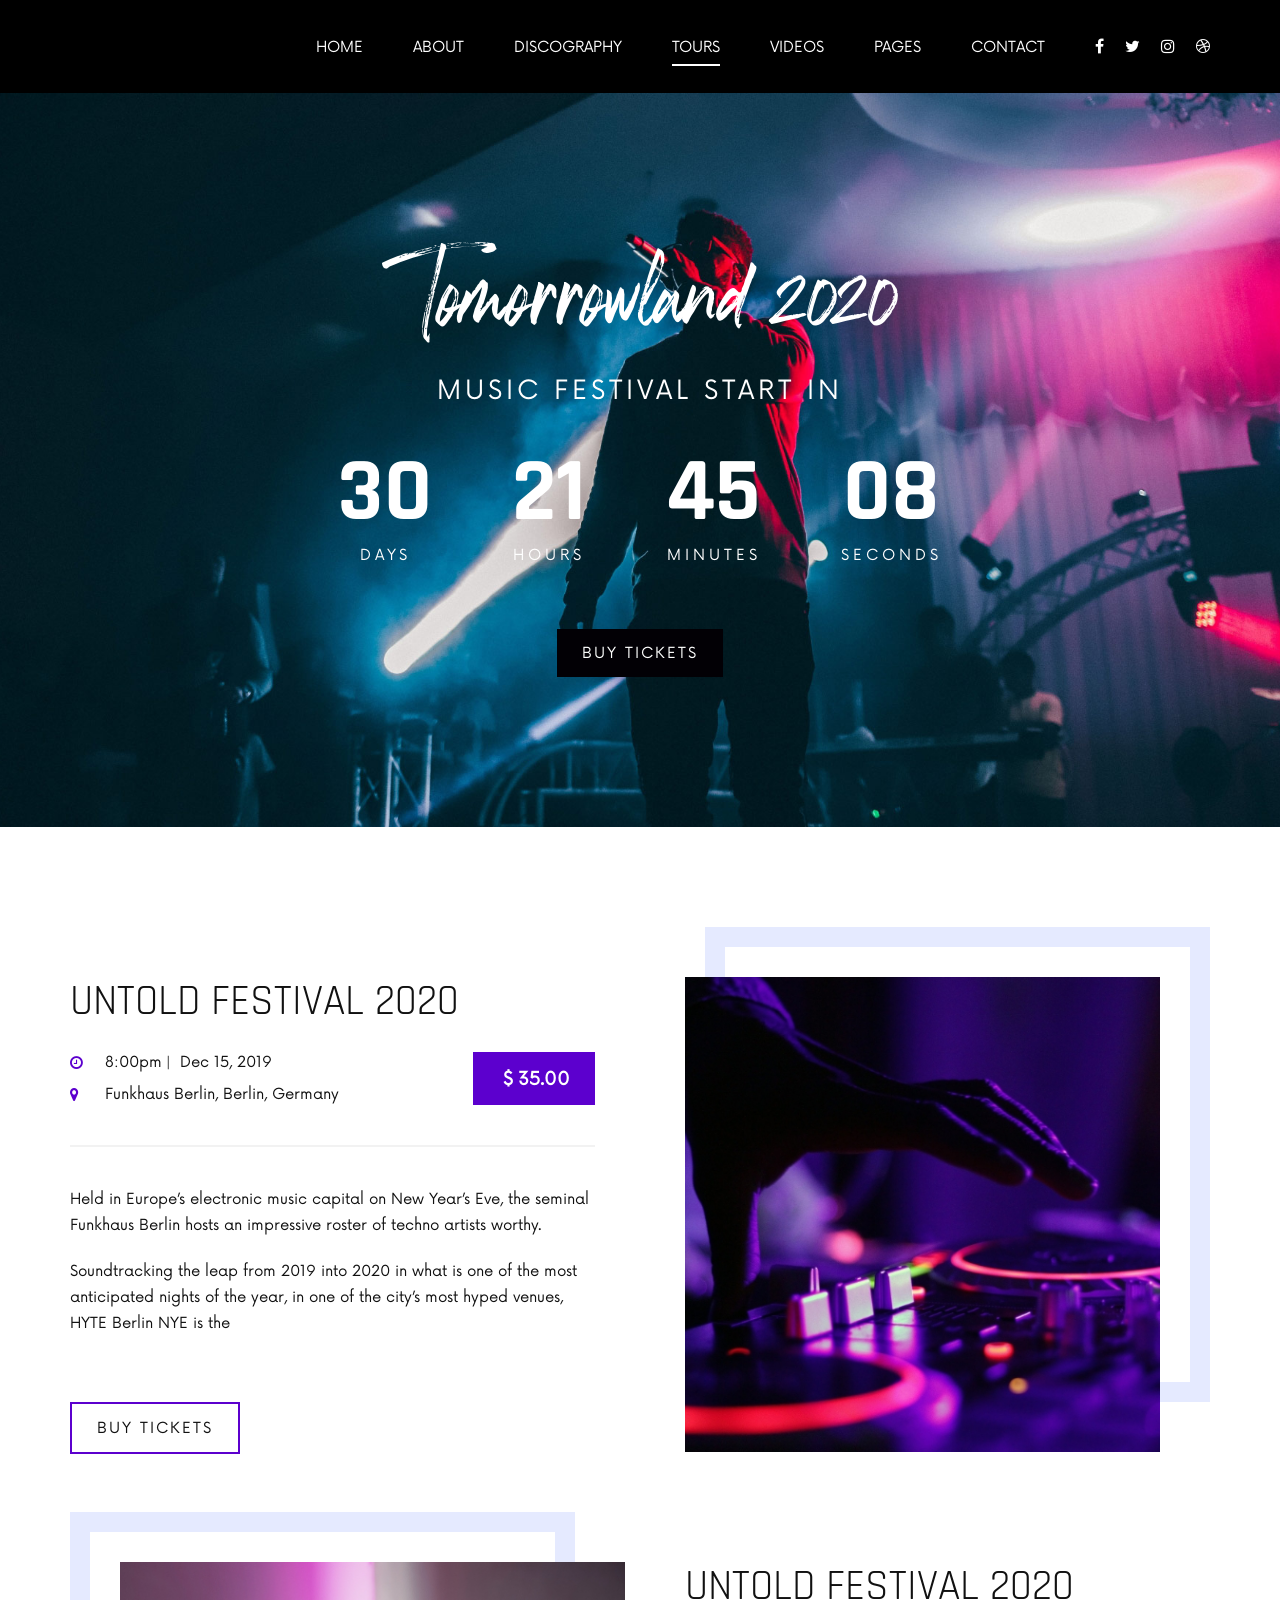
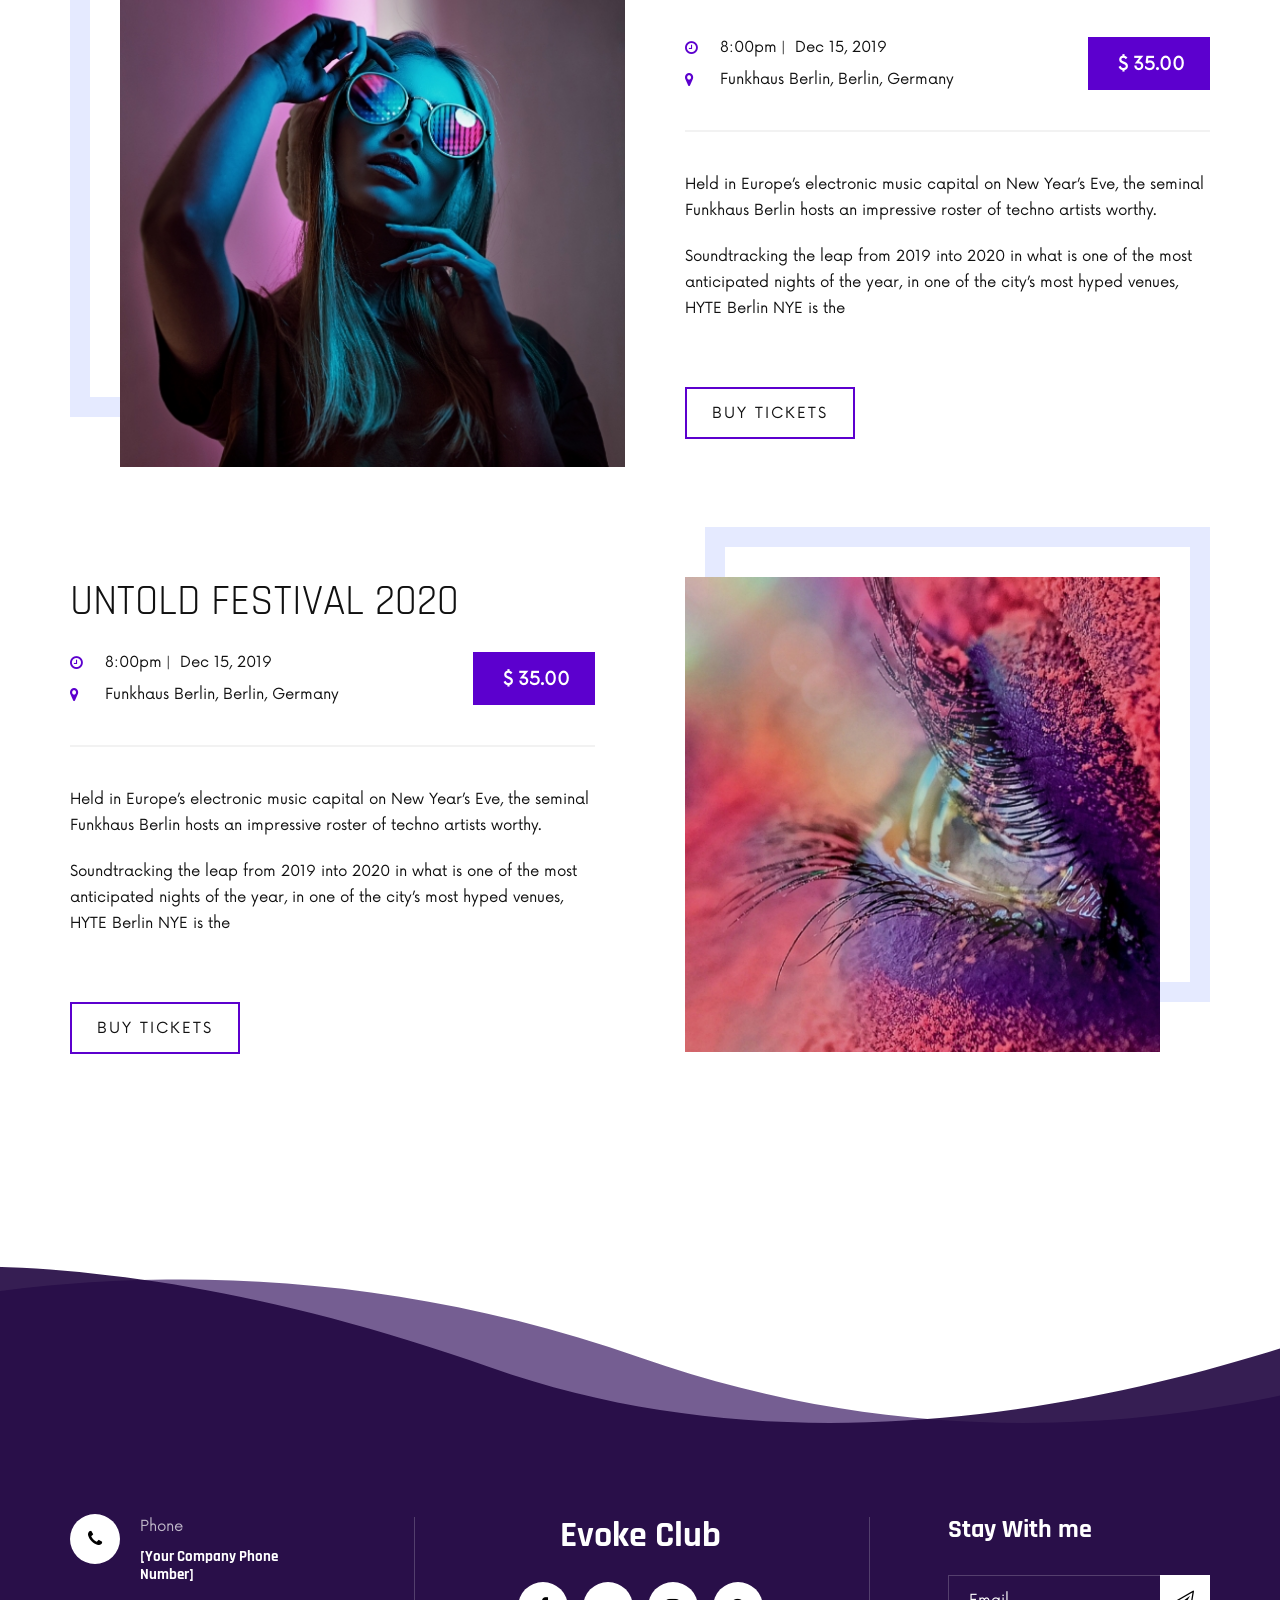
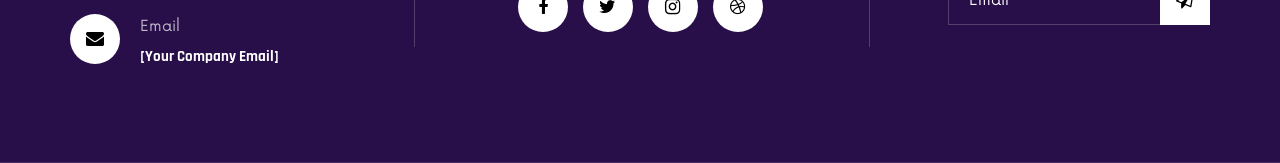
<file: tours.html>
<!DOCTYPE html>
<html lang="zxx">

<head>
    <meta charset="UTF-8">
    <meta name="description" content="Evoke Club Template">
    <meta name="keywords" content="Evoke Club, unica, creative, html">
    <meta name="viewport" content="width=device-width, initial-scale=1.0">
    <meta http-equiv="X-UA-Compatible" content="ie=edge">
    <title>Evoke Club | Entertainment</title>

    <!-- Google Font -->
    <link href="https://fonts.googleapis.com/css2?family=Rajdhani:wght@400;500;600;700&display=swap" rel="stylesheet">

    <!-- Css Styles -->
    <link rel="stylesheet" href="css/bootstrap.min.css" type="text/css">
    <link rel="stylesheet" href="css/font-awesome.min.css" type="text/css">
    <link rel="stylesheet" href="css/barfiller.css" type="text/css">
    <link rel="stylesheet" href="css/nowfont.css" type="text/css">
    <link rel="stylesheet" href="css/rockville.css" type="text/css">
    <link rel="stylesheet" href="css/magnific-popup.css" type="text/css">
    <link rel="stylesheet" href="css/owl.carousel.min.css" type="text/css">
    <link rel="stylesheet" href="css/slicknav.min.css" type="text/css">
    <link rel="stylesheet" href="css/style.css" type="text/css">
</head>

<body>
    <!-- Page Preloder -->
    <div id="preloder">
        <div class="loader"></div>
    </div>

    <!-- Header Section Begin -->
    <header class="header header--normal">
        <div class="container">
            <div class="row">
                <div class="col-lg-2 col-md-2">
                    <!-- <div class="header__logo">
                        <a href="./index.html"><img src="img/logo.png" alt=""></a>
                    </div> -->
                </div>
                <div class="col-lg-10 col-md-10">
                    <div class="header__nav">
                        <nav class="header__menu mobile-menu">
                            <ul>
                                <li><a href="./index.html">Home</a></li>
                                <li><a href="./about.html">About</a></li>
                                <li><a href="./discography.html">Discography</a></li>
                                <li class="active"><a href="./tours.html">Tours</a></li>
                                <li><a href="./videos.html">Videos</a></li>
                                <li><a href="#">Pages</a>
                                    <ul class="dropdown">
                                        <li><a href="./about.html">About</a></li>
                                        <li><a href="./blog.html">Blog</a></li>
                                        <li><a href="./blog-details.html">Blog Details</a></li>
                                    </ul>
                                </li>
                                <li><a href="./contact.html">Contact</a></li>
                            </ul>
                        </nav>
                        <div class="header__right__social">
                            <a href="#"><i class="fa fa-facebook"></i></a>
                            <a href="#"><i class="fa fa-twitter"></i></a>
                            <a href="#"><i class="fa fa-instagram"></i></a>
                            <a href="#"><i class="fa fa-dribbble"></i></a>
                        </div>
                    </div>
                </div>
            </div>
            <div id="mobile-menu-wrap"></div>
        </div>
    </header>
    <!-- Header Section End -->

    <!-- Countdown Section Begin -->
    <section class="countdown countdown--page spad set-bg" data-setbg="img/countdown-bg.jpg">
        <div class="container">
            <div class="row">
                <div class="col-lg-12">
                    <div class="countdown__text">
                        <h1>Tomorrowland 2020</h1>
                        <h4>Music festival start in</h4>
                    </div>
                    <div class="countdown__timer" id="countdown-time">
                        <div class="countdown__item">
                            <span>20</span>
                            <p>days</p>
                        </div>
                        <div class="countdown__item">
                            <span>45</span>
                            <p>hours</p>
                        </div>
                        <div class="countdown__item">
                            <span>18</span>
                            <p>minutes</p>
                        </div>
                        <div class="countdown__item">
                            <span>09</span>
                            <p>seconds</p>
                        </div>
                    </div>
                    <div class="buy__tickets">
                        <a href="#" class="primary-btn">Buy tickets</a>
                    </div>
                </div>
            </div>
        </div>
    </section>
    <!-- Countdown Section End -->

    <!-- Tours Section Begin -->
    <section class="tours spad">
        <div class="container">
            <div class="row">
                <div class="col-lg-6 order-lg-1">
                    <div class="tours__item__text">
                        <h2>Untold Festival 2020</h2>
                        <div class="tours__text__widget">
                            <ul>
                                <li>
                                    <i class="fa fa-clock-o"></i>
                                    <span>8:00pm</span>
                                    <span>Dec 15, 2019</span>
                                </li>
                                <li>
                                    <i class="fa fa-map-marker"></i>
                                    Funkhaus Berlin, Berlin, Germany
                                </li>
                            </ul>
                            <div class="price">$ 35.00</div>
                        </div>
                        <div class="tours__text__desc">
                            <p>Held in Europe’s electronic music capital on New Year’s Eve, the seminal Funkhaus Berlin
                                hosts an impressive roster of techno artists worthy.</p>
                            <p>Soundtracking the leap from 2019 into 2020 in what is one of the most anticipated nights
                                of the year, in one of the city’s most hyped venues, HYTE Berlin NYE is the</p>
                        </div>
                        <a href="#" class="primary-btn border-btn">Buy tickets</a>
                    </div>
                </div>
                <div class="col-lg-6 order-lg-2">
                    <div class="tours__item__pic">
                        <img src="img/tours/tour-1.jpg" alt="">
                    </div>
                </div>
                <div class="col-lg-6 order-lg-4">
                    <div class="tours__item__text tours__item__text--right">
                        <h2>Untold Festival 2020</h2>
                        <div class="tours__text__widget">
                            <ul>
                                <li>
                                    <i class="fa fa-clock-o"></i>
                                    <span>8:00pm</span>
                                    <span>Dec 15, 2019</span>
                                </li>
                                <li>
                                    <i class="fa fa-map-marker"></i>
                                    Funkhaus Berlin, Berlin, Germany
                                </li>
                            </ul>
                            <div class="price">$ 35.00</div>
                        </div>
                        <div class="tours__text__desc">
                            <p>Held in Europe’s electronic music capital on New Year’s Eve, the seminal Funkhaus Berlin
                                hosts an impressive roster of techno artists worthy.</p>
                            <p>Soundtracking the leap from 2019 into 2020 in what is one of the most anticipated nights
                                of the year, in one of the city’s most hyped venues, HYTE Berlin NYE is the</p>
                        </div>
                        <a href="#" class="primary-btn border-btn">Buy tickets</a>
                    </div>
                </div>
                <div class="col-lg-6 order-lg-3">
                    <div class="tours__item__pic tours__item__pic--left">
                        <img src="img/tours/tour-2.jpg" alt="">
                    </div>
                </div>
                <div class="col-lg-6 order-lg-5">
                    <div class="tours__item__text">
                        <h2>Untold Festival 2020</h2>
                        <div class="tours__text__widget">
                            <ul>
                                <li>
                                    <i class="fa fa-clock-o"></i>
                                    <span>8:00pm</span>
                                    <span>Dec 15, 2019</span>
                                </li>
                                <li>
                                    <i class="fa fa-map-marker"></i>
                                    Funkhaus Berlin, Berlin, Germany
                                </li>
                            </ul>
                            <div class="price">$ 35.00</div>
                        </div>
                        <div class="tours__text__desc">
                            <p>Held in Europe’s electronic music capital on New Year’s Eve, the seminal Funkhaus Berlin
                                hosts an impressive roster of techno artists worthy.</p>
                            <p>Soundtracking the leap from 2019 into 2020 in what is one of the most anticipated nights
                                of the year, in one of the city’s most hyped venues, HYTE Berlin NYE is the</p>
                        </div>
                        <a href="#" class="primary-btn border-btn">Buy tickets</a>
                    </div>
                </div>
                <div class="col-lg-6 order-lg-6">
                    <div class="tours__item__pic tours__item__pic--last">
                        <img src="img/tours/tour-3.jpg" alt="">
                    </div>
                </div>
            </div>
        </div>
    </section>
    <!-- Tours Section End -->

    <!-- Footer Section Begin -->
    <footer class="footer footer--normal spad set-bg" data-setbg="img/footer-bg.png">
        <div class="container">
            <div class="row">
                <div class="col-lg-3 col-md-6">
                    <div class="footer__address">
                        <ul>
                            <li>
                                <i class="fa fa-phone"></i>
                                <p>Phone</p>
                                <h6>[Your Company Phone Number]</h6>
                            </li>
                            <li>
                                <i class="fa fa-envelope"></i>
                                <p>Email</p>
                                <h6>[Your Company Email]</h6>
                            </li>
                        </ul>
                    </div>
                </div>
                <div class="col-lg-4 offset-lg-1 col-md-6">
                    <div class="footer__social">
                        <h2>Evoke Club</h2>
                        <div class="footer__social__links">
                            <a href="#"><i class="fa fa-facebook"></i></a>
                            <a href="#"><i class="fa fa-twitter"></i></a>
                            <a href="#"><i class="fa fa-instagram"></i></a>
                            <a href="#"><i class="fa fa-dribbble"></i></a>
                        </div>
                    </div>
                </div>
                <div class="col-lg-3 offset-lg-1 col-md-6">
                    <div class="footer__newslatter">
                        <h4>Stay With me</h4>
                        <form action="#">
                            <input type="text" placeholder="Email">
                            <button type="submit"><i class="fa fa-send-o"></i></button>
                        </form>
                    </div>
                </div>
            </div>
        </div>
    </footer>
    <!-- Footer Section End -->

    <!-- Js Plugins -->
    <script src="js/jquery-3.3.1.min.js"></script>
    <script src="js/bootstrap.min.js"></script>
    <script src="js/jquery.magnific-popup.min.js"></script>
    <script src="js/jquery.nicescroll.min.js"></script>
    <script src="js/jquery.barfiller.js"></script>
    <script src="js/jquery.countdown.min.js"></script>
    <script src="js/jquery.slicknav.js"></script>
    <script src="js/owl.carousel.min.js"></script>
    <script src="js/main.js"></script>

    <!-- Music Plugin -->
    <script src="js/jquery.jplayer.min.js"></script>
    <script src="js/jplayerInit.js"></script>
</body>

</html>
</file>
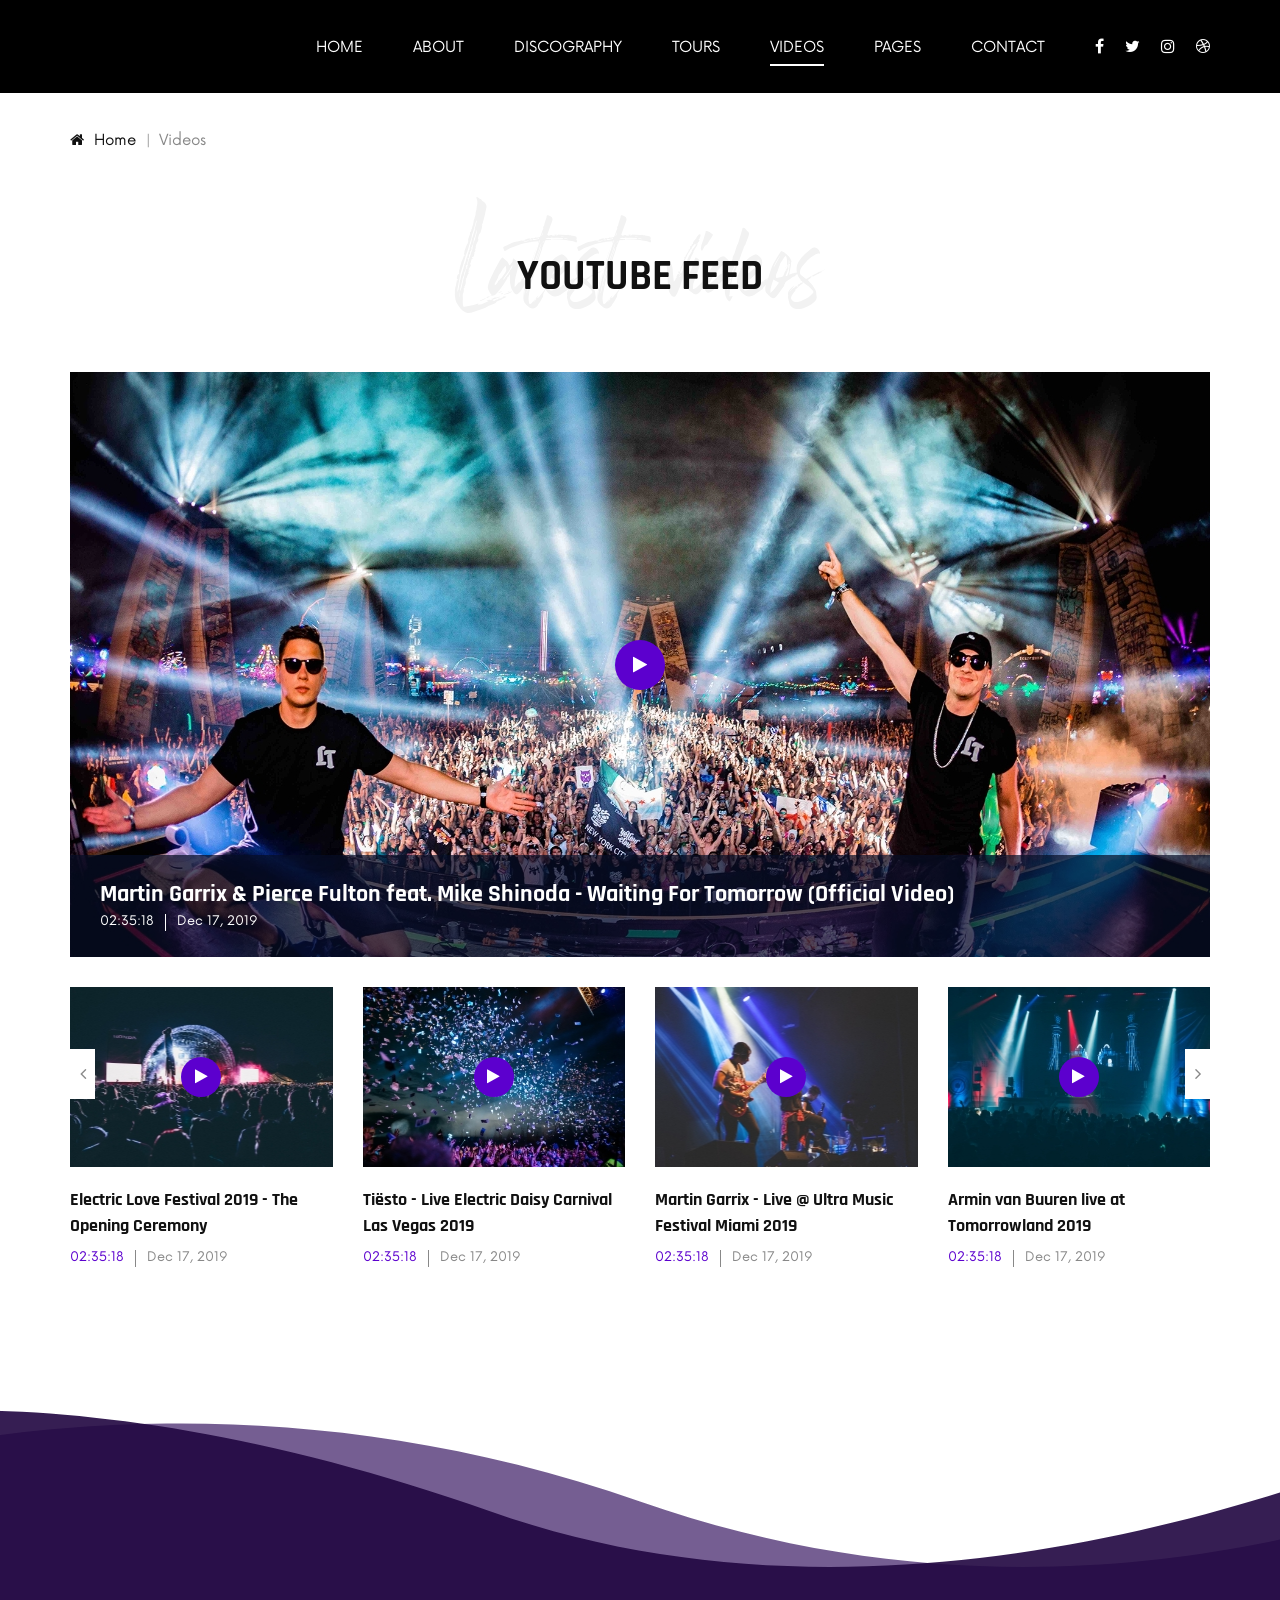
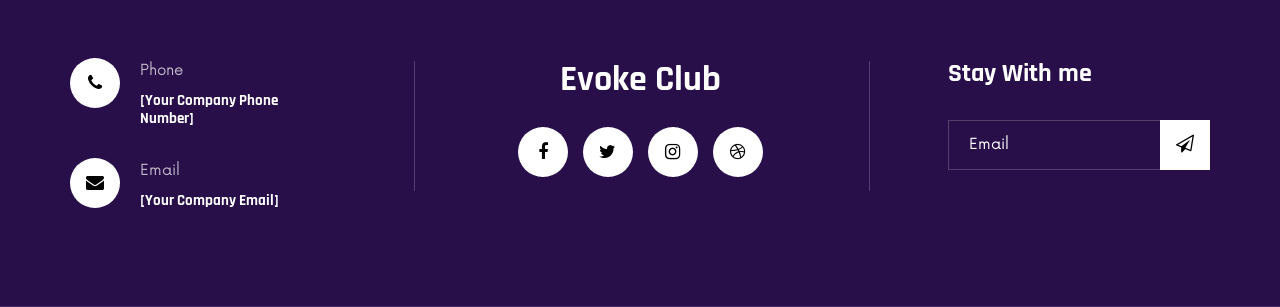
<file: videos.html>
<!DOCTYPE html>
<html lang="zxx">

<head>
    <meta charset="UTF-8">
    <meta name="description" content="Evoke Club Template">
    <meta name="keywords" content="Evoke Club, unica, creative, html">
    <meta name="viewport" content="width=device-width, initial-scale=1.0">
    <meta http-equiv="X-UA-Compatible" content="ie=edge">
    <title>Evoke Club | Entertainment</title>

    <!-- Google Font -->
    <link href="https://fonts.googleapis.com/css2?family=Rajdhani:wght@400;500;600;700&display=swap" rel="stylesheet">

    <!-- Css Styles -->
    <link rel="stylesheet" href="css/bootstrap.min.css" type="text/css">
    <link rel="stylesheet" href="css/font-awesome.min.css" type="text/css">
    <link rel="stylesheet" href="css/barfiller.css" type="text/css">
    <link rel="stylesheet" href="css/nowfont.css" type="text/css">
    <link rel="stylesheet" href="css/rockville.css" type="text/css">
    <link rel="stylesheet" href="css/magnific-popup.css" type="text/css">
    <link rel="stylesheet" href="css/owl.carousel.min.css" type="text/css">
    <link rel="stylesheet" href="css/slicknav.min.css" type="text/css">
    <link rel="stylesheet" href="css/style.css" type="text/css">
</head>

<body>
    <!-- Page Preloder -->
    <div id="preloder">
        <div class="loader"></div>
    </div>

    <!-- Header Section Begin -->
    <header class="header header--normal">
        <div class="container">
            <div class="row">
                <div class="col-lg-2 col-md-2">
                    <!-- <div class="header__logo">
                        <a href="./index.html"><img src="img/logo.png" alt=""></a>
                    </div> -->
                </div>
                <div class="col-lg-10 col-md-10">
                    <div class="header__nav">
                        <nav class="header__menu mobile-menu">
                            <ul>
                                <li><a href="./index.html">Home</a></li>
                                <li><a href="./about.html">About</a></li>
                                <li><a href="./discography.html">Discography</a></li>
                                <li><a href="./tours.html">Tours</a></li>
                                <li class="active"><a href="./videos.html">Videos</a></li>
                                <li><a href="#">Pages</a>
                                    <ul class="dropdown">
                                        <li><a href="./about.html">About</a></li>
                                        <li><a href="./blog.html">Blog</a></li>
                                        <li><a href="./blog-details.html">Blog Details</a></li>
                                    </ul>
                                </li>
                                <li><a href="./contact.html">Contact</a></li>
                            </ul>
                        </nav>
                        <div class="header__right__social">
                            <a href="#"><i class="fa fa-facebook"></i></a>
                            <a href="#"><i class="fa fa-twitter"></i></a>
                            <a href="#"><i class="fa fa-instagram"></i></a>
                            <a href="#"><i class="fa fa-dribbble"></i></a>
                        </div>
                    </div>
                </div>
            </div>
            <div id="mobile-menu-wrap"></div>
        </div>
    </header>
    <!-- Header Section End -->

    <!-- Breadcrumb Begin -->
    <div class="breadcrumb-option">
        <div class="container">
            <div class="row">
                <div class="col-lg-12">
                    <div class="breadcrumb__links">
                        <a href="#"><i class="fa fa-home"></i> Home</a>
                        <span>Videos</span>
                    </div>
                </div>
            </div>
        </div>
    </div>
    <!-- Breadcrumb End -->

    <!-- Video Section Begin -->
    <section class="videos spad">
        <div class="container">
            <div class="row">
                <div class="col-lg-12">
                    <div class="section-title center-title">
                        <h2>YOutube feed</h2>
                        <h1>Latest videos</h1>
                    </div>
                    <div class="videos__large__item set-bg" data-setbg="img/videos/large-item.jpg">
                        <a href="https://www.youtube.com/watch?v=yJg-Y5byMMw?autoplay=1" class="play-btn video-popup"><i class="fa fa-play"></i></a>
                        <div class="videos__large__item__text">
                            <h4>Martin Garrix & Pierce Fulton feat. Mike Shinoda - Waiting For Tomorrow (Official Video)
                            </h4>
                            <ul>
                                <li>02:35:18</li>
                                <li>Dec 17, 2019</li>
                            </ul>
                        </div>
                    </div>
                    <div class="row">
                        <div class="videos__slider owl-carousel">
                            <div class="col-lg-3">
                                <div class="videos__item">
                                    <div class="videos__item__pic set-bg" data-setbg="img/videos/videos-1.jpg">
                                        <a href="https://www.youtube.com/watch?v=yJg-Y5byMMw?autoplay=1" class="play-btn video-popup"><i class="fa fa-play"></i></a>
                                    </div>
                                    <div class="videos__item__text">
                                        <h5>Electric Love Festival 2019 - The Opening Ceremony</h5>
                                        <ul>
                                            <li>02:35:18</li>
                                            <li>Dec 17, 2019</li>
                                        </ul>
                                    </div>
                                </div>
                            </div>
                            <div class="col-lg-3">
                                <div class="videos__item">
                                    <div class="videos__item__pic set-bg" data-setbg="img/videos/videos-2.jpg">
                                        <a href="https://www.youtube.com/watch?v=K4DyBUG242c?autoplay=1" class="play-btn video-popup"><i class="fa fa-play"></i></a>
                                    </div>
                                    <div class="videos__item__text">
                                        <h5>Tiësto - Live Electric Daisy Carnival Las Vegas 2019</h5>
                                        <ul>
                                            <li>02:35:18</li>
                                            <li>Dec 17, 2019</li>
                                        </ul>
                                    </div>
                                </div>
                            </div>
                            <div class="col-lg-3">
                                <div class="videos__item">
                                    <div class="videos__item__pic set-bg" data-setbg="img/videos/videos-3.jpg">
                                        <a href="https://www.youtube.com/watch?v=3nQNiWdeH2Q?autoplay=1" class="play-btn video-popup"><i class="fa fa-play"></i></a>
                                    </div>
                                    <div class="videos__item__text">
                                        <h5>Martin Garrix - Live @ Ultra Music Festival Miami 2019</h5>
                                        <ul>
                                            <li>02:35:18</li>
                                            <li>Dec 17, 2019</li>
                                        </ul>
                                    </div>
                                </div>
                            </div>
                            <div class="col-lg-3">
                                <div class="videos__item">
                                    <div class="videos__item__pic set-bg" data-setbg="img/videos/videos-4.jpg">
                                        <a href="https://www.youtube.com/watch?v=Srqs4CitU2U?autoplay=1" class="play-btn video-popup"><i class="fa fa-play"></i></a>
                                    </div>
                                    <div class="videos__item__text">
                                        <h5>Armin van Buuren live at Tomorrowland 2019</h5>
                                        <ul>
                                            <li>02:35:18</li>
                                            <li>Dec 17, 2019</li>
                                        </ul>
                                    </div>
                                </div>
                            </div>
                            <div class="col-lg-3">
                                <div class="videos__item">
                                    <div class="videos__item__pic set-bg" data-setbg="img/videos/videos-3.jpg">
                                        <a href="https://www.youtube.com/watch?v=vBGiFtb8Rpw?autoplay=1" class="play-btn video-popup"><i class="fa fa-play"></i></a>
                                    </div>
                                    <div class="videos__item__text">
                                        <h5>Martin Garrix - Live @ Ultra Music Festival Miami 2019</h5>
                                        <ul>
                                            <li>02:35:18</li>
                                            <li>Dec 17, 2019</li>
                                        </ul>
                                    </div>
                                </div>
                            </div>
                        </div>
                    </div>
                </div>
            </div>
        </div>
    </section>
    <!-- Video Section End -->

    <!-- Footer Section Begin -->
    <footer class="footer footer--normal spad set-bg" data-setbg="img/footer-bg.png">
        <div class="container">
            <div class="row">
                <div class="col-lg-3 col-md-6">
                    <div class="footer__address">
                        <ul>
                            <li>
                                <i class="fa fa-phone"></i>
                                <p>Phone</p>
                                <h6>[Your Company Phone Number]</h6>
                            </li>
                            <li>
                                <i class="fa fa-envelope"></i>
                                <p>Email</p>
                                <h6>[Your Company Email]</h6>
                            </li>
                        </ul>
                    </div>
                </div>
                <div class="col-lg-4 offset-lg-1 col-md-6">
                    <div class="footer__social">
                        <h2>Evoke Club</h2>
                        <div class="footer__social__links">
                            <a href="#"><i class="fa fa-facebook"></i></a>
                            <a href="#"><i class="fa fa-twitter"></i></a>
                            <a href="#"><i class="fa fa-instagram"></i></a>
                            <a href="#"><i class="fa fa-dribbble"></i></a>
                        </div>
                    </div>
                </div>
                <div class="col-lg-3 offset-lg-1 col-md-6">
                    <div class="footer__newslatter">
                        <h4>Stay With me</h4>
                        <form action="#">
                            <input type="text" placeholder="Email">
                            <button type="submit"><i class="fa fa-send-o"></i></button>
                        </form>
                    </div>
                </div>
            </div>
        </div>
    </footer>
    <!-- Footer Section End -->

    <!-- Js Plugins -->
    <script src="js/jquery-3.3.1.min.js"></script>
    <script src="js/bootstrap.min.js"></script>
    <script src="js/jquery.magnific-popup.min.js"></script>
    <script src="js/jquery.nicescroll.min.js"></script>
    <script src="js/jquery.barfiller.js"></script>
    <script src="js/jquery.countdown.min.js"></script>
    <script src="js/jquery.slicknav.js"></script>
    <script src="js/owl.carousel.min.js"></script>
    <script src="js/main.js"></script>

    <!-- Music Plugin -->
    <script src="js/jquery.jplayer.min.js"></script>
    <script src="js/jplayerInit.js"></script>
</body>

</html>
</file>
<file: css/barfiller.css>
.barfiller {
    width:100%;
    height:12px;
    background:#fcfcfc;
    border:1px solid #ccc;
    position:relative;
    margin-bottom:20px;
    box-shadow: inset 1px 4px 9px -6px rgba(0,0,0,.5); 
    -moz-box-shadow: inset 1px 4px 9px -6px rgba(0,0,0,.5); 
}

.barfiller .fill {
    display:block;
    position:relative;
    width:0px;
    height:100%;
    background:#333;
    z-index:1;
}

.barfiller .tipWrap {
    display:none;
}

.barfiller .tip {
    margin-top:-30px;
    padding:2px 4px;
    font-size:11px;
    color:#fff;
    left:0px;
    position:absolute;
    z-index:2;
    background: #333;
} 

.barfiller .tip:after {
    border:solid;
    border-color:rgba(0,0,0,.8) transparent;
    border-width:6px 6px 0 6px;
    content:"";
    display:block;
    position:absolute;
    left:9px;
    top:100%;
    z-index:9
}
</file>
<file: css/nowfont.css>
/* #### Generated By: http://www.cufonfonts.com #### */

@font-face {
font-family: 'Now Regular';
font-style: normal;
font-weight: normal;
src: local('Now Regular'), url('../fonts/Now-Regular.woff') format('woff');
}


@font-face {
font-family: 'Now Thin';
font-style: normal;
font-weight: normal;
src: local('Now Thin'), url('../fonts/Now-Thin.woff') format('woff');
}


@font-face {
font-family: 'Now Light';
font-style: normal;
font-weight: normal;
src: local('Now Light'), url('../fonts/Now-Light.woff') format('woff');
}


@font-face {
font-family: 'Now Medium';
font-style: normal;
font-weight: normal;
src: local('Now Medium'), url('../fonts/Now-Medium.woff') format('woff');
}


@font-face {
font-family: 'Now Bold';
font-style: normal;
font-weight: normal;
src: local('Now Bold'), url('../fonts/Now-Bold.woff') format('woff');
}


@font-face {
font-family: 'Now Black';
font-style: normal;
font-weight: normal;
src: local('Now Black'), url('../fonts/Now-Black.woff') format('woff');
}
</file>
<file: css/rockville.css>
@font-face {
font-family: 'Rockville Solid Regular';
font-style: normal;
font-weight: normal;
src: local('Rockville Solid Regular'), url('../fonts/Rockville Solid.woff') format('woff');
}
</file>
<file: css/style.css>
/******************************************************************
  Template Name: Evoke Club
  Description:  Evoke Club Music HTML Template
  Author: Colorlib
  Author URI: https://colorlib.com
  Version: 1.0
  Created: Colorlib
******************************************************************/

/*------------------------------------------------------------------
[Table of contents]

1.  Template default CSS
	1.1	Variables
	1.2	Mixins
	1.3	Flexbox
	1.4	Reset
2.  Helper Css
3.  Header Section
4.  Hero Section
5.  Services Section
6.  Track Section
7.  Countdown Section
8.  Team Section
9.  Contact
10.  Footer Style
-------------------------------------------------------------------*/

/*----------------------------------------*/

/* Template default CSS
/*----------------------------------------*/

html,
body {
	height: 100%;
	font-family: "Now Regular";
	-webkit-font-smoothing: antialiased;
	background-color: rgb(255, 255, 255);
}

h1,
h2,
h3,
h4,
h5,
h6 {
	margin: 0;
	color: #111111;
	font-weight: 400;
	font-family: "Rajdhani", sans-serif;
}

h1 {
	font-size: 70px;
}

h2 {
	font-size: 36px;
}

h3 {
	font-size: 30px;
}

h4 {
	font-size: 24px;
}

h5 {
	font-size: 18px;
}

h6 {
	font-size: 16px;
}

p {
	font-size: 15px;
	font-family: "Now Regular";
	color: #444444;
	font-weight: 400;
	line-height: 26px;
	margin: 0 0 15px 0;
}

img {
	max-width: 100%;
}

input:focus,
select:focus,
button:focus,
textarea:focus {
	outline: none;
}

a:hover,
a:focus {
	text-decoration: none;
	outline: none;
	color: #ffffff;
}

ul,
ol {
	padding: 0;
	margin: 0;
}

/*---------------------
  Helper CSS
-----------------------*/

.section-title {
	margin-bottom: 40px;
	position: relative;
	z-index: 1;
}

.section-title.center-title {
	text-align: center;
}

.section-title h2 {
	font-size: 42px;
	color: #111111;
	font-weight: 700;
	text-transform: uppercase;
}

.section-title h1 {
	font-size: 100px;
	color: #f2f2f2;
	font-family: "Rockville Solid Regular";
	position: absolute;
	left: 0;
	top: -45px;
	width: 100%;
	z-index: -1;
}

.set-bg {
	background-repeat: no-repeat;
	background-size: cover;
	background-position: top center;
}

.spad {
	padding-top: 100px;
	padding-bottom: 100px;
	
}

.blur-container {
    position: relative;
    /* display: inline-block; */
}

.blur {
    filter: blur(1.8rem);
    /* Ensure your content is contained here */
    padding: 20px;
    background-color: #f0f0f0; /* Example background */
}

.construction-message {
    position: absolute;
	font-family: "Rockville Solid Regular";
    top: 50%;
    left: 50%;
    transform: translate(-50%, -50%);
    color: rgb(0, 0, 0);
    font-size: 3rem;
    font-weight: bold;
    z-index: 10;
	display: flex;
	justify-content: center;
}


.text-white h1,
.text-white h2,
.text-white h3,
.text-white h4,
.text-white h5,
.text-white h6,
.text-white p,
.text-white span,
.text-white li,
.text-white a {
	color: #fff;
}

/* buttons */

.primary-btn {
	display: inline-block;
	font-size: 15px;
	text-transform: uppercase;
	padding: 14px 25px 12px;
	color: #ffffff;
	background: #020005;
	letter-spacing: 2px;
}

.primary-btn.border-btn {
	background: transparent;
	border: 2px solid #5c00ce;
	color: #111111;
}

.site-btn {
	font-size: 15px;
	color: #ffffff;
	background: #5c00ce;
	font-weight: 700;
	letter-spacing: 2px;
	border: none;
	text-transform: uppercase;
	display: inline-block;
	padding: 14px 30px;
	width: 100%;
}

/* Preloder */

#preloder {
	position: fixed;
	width: 100%;
	height: 100%;
	top: 0;
	left: 0;
	z-index: 999999;
	background: #000;
}

.loader {
	width: 40px;
	height: 40px;
	position: absolute;
	top: 50%;
	left: 50%;
	margin-top: -13px;
	margin-left: -13px;
	border-radius: 60px;
	animation: loader 0.8s linear infinite;
	-webkit-animation: loader 0.8s linear infinite;
}

@keyframes loader {
	0% {
		-webkit-transform: rotate(0deg);
		transform: rotate(0deg);
		border: 4px solid #f44336;
		border-left-color: transparent;
	}
	50% {
		-webkit-transform: rotate(180deg);
		transform: rotate(180deg);
		border: 4px solid #673ab7;
		border-left-color: transparent;
	}
	100% {
		-webkit-transform: rotate(360deg);
		transform: rotate(360deg);
		border: 4px solid #f44336;
		border-left-color: transparent;
	}
}

@-webkit-keyframes loader {
	0% {
		-webkit-transform: rotate(0deg);
		border: 4px solid #f44336;
		border-left-color: transparent;
	}
	50% {
		-webkit-transform: rotate(180deg);
		border: 4px solid #673ab7;
		border-left-color: transparent;
	}
	100% {
		-webkit-transform: rotate(360deg);
		border: 4px solid #f44336;
		border-left-color: transparent;
	}
}

/*---------------------
  Header
-----------------------*/

.header {
	background: rgb(0, 0, 0);
	position: absolute;
	left: 0;
	top: 0;
	width: 100%;
	z-index: 190000;
	position: sticky;
}

.header.header--normal {
	position: relative;
	/* background: #4a0707a9; */
	position: sticky;
	background: rgb(0, 0, 0);
}

.header__logo {
	padding: 20px 0 25px;
}

.header__logo a {
	display: inline-block;
}

.header__nav {
	text-align: right;
}

.header__menu {
	padding: 31px 0 27px;
	display: inline-block;
	margin-right: 45px;
}

.header__menu ul li {
	list-style: none;
	display: inline-block;
	margin-right: 45px;
	position: relative;
}

.header__menu ul li.active a:after {
	opacity: 1;
}

.header__menu ul li:hover a:after {
	opacity: 1;
}

.header__menu ul li:hover .dropdown {
	top: 34px;
	opacity: 1;
	visibility: visible;
}

.header__menu ul li:last-child {
	margin-right: 0;
}

.header__menu ul li .dropdown {
	position: absolute;
	left: 0;
	top: 56px;
	width: 150px;
	background: #111111;
	text-align: left;
	padding: 2px 0;
	z-index: 9;
	opacity: 0;
	visibility: hidden;
	-webkit-transition: all, 0.3s;
	-o-transition: all, 0.3s;
	transition: all, 0.3s;
}

.header__menu ul li .dropdown li {
	display: block;
	margin-right: 0;
}

.header__menu ul li .dropdown li a {
	font-size: 14px;
	color: #ffffff;
	font-weight: 400;
	padding: 8px 20px;
	text-transform: capitalize;
}

.header__menu ul li .dropdown li a:after {
	display: none;
}

.header__menu ul li a {
	font-size: 15px;
	text-transform: uppercase;
	color: #ffffff;
	display: block;
	padding: 6px 0;
	position: relative;
}

.header__menu ul li a:after {
	position: absolute;
	left: 0;
	bottom: 0;
	width: 100%;
	height: 2px;
	background: #ffffff;
	content: "";
	-webkit-transition: all, 0.5s;
	-o-transition: all, 0.5s;
	transition: all, 0.5s;
	opacity: 0;
}

.header__right__social {
	display: inline-block;
}

.header__right__social a {
	display: inline-block;
	font-size: 16px;
	color: #ffffff;
	margin-right: 16px;
}

.header__right__social a:last-child {
	margin-right: 0;
}

.slicknav_menu {
	display: none;
}

/*---------------------
  Hero
-----------------------*/

.hero {
	padding-top: 200px;
	padding-bottom: 295px;
	position: relative;
}

.hero__text {
	text-align: center;
}

.hero__text span {
	color: #ffffff;
	text-transform: uppercase;
	letter-spacing: 6px;
}

.hero__text h1 {
	font-size: 90px;
	/* font-family: "Lora"; */
	font-family: "Rockville Solid Regular";
	color: #ffffff;
	margin-bottom: 20px;
	margin-top: 22px;
}

.hero__text p {
	color: #ffffff;
	margin-bottom: 20px;
}

.hero__text .play-btn {
	font-size: 26px;
	color: #5c00ce;
	height: 90px;
	width: 90px;
	border-radius: 50%;
	background: rgba(255, 255, 255, 0.3);
	display: inline-block;
	line-height: 90px;
	text-align: center;
	position: relative;
	z-index: 1;
}

.hero__text .play-btn i {
	position: relative;
	top: 2px;
	left: 2px;
}

.hero__text .play-btn:after {
	position: absolute;
	left: 15px;
	top: 15px;
	height: 60px;
	width: 60px;
	background: #ffffff;
	border-radius: 50%;
	content: "";
	z-index: -1;
}

.linear__icon {
	position: absolute;
	left: 50%;
	bottom: 0;
	margin-left: -16px;
	-webkit-animation: mymove 0.5s infinite alternate;
	animation: mymove 0.5s infinite alternate;
}

.linear__icon i {
	font-size: 50px;
	color: #17111e;
}

@-webkit-keyframes mymove {
	0% {
		bottom: 0;
	}
	100% {
		bottom: -10px;
	}
}

@keyframes mymove {
	0% {
		bottom: 0;
	}
	100% {
		bottom: -10px;
	}
}

/*---------------------
  Events
-----------------------*/

.event {
	padding-bottom: 60px;
}

.event .section-title {
	margin-bottom: 10px;
	position: relative;
}

.event .section-title:after {
	position: absolute;
	right: 46px;
	top: 25px;
	height: 2px;
	width: 775px;
	background: rgba(225, 225, 225, 0.3);
	content: "";
	z-index: -1;
}

.event__slider .col-lg-4 {
	max-width: 100%;
}

.event__slider.owl-carousel .owl-stage-outer {
	padding-top: 30px;
	padding-bottom: 40px;
}

.event__slider.owl-carousel .owl-nav {
	position: absolute;
	right: 15px;
	top: -50px;
}

.event__slider.owl-carousel .owl-nav button {
	font-size: 22px;
	color: #111111;
	opacity: 0.5;
	margin-right: 10px;
}

.event__slider.owl-carousel .owl-nav button:last-child {
	margin-right: 0;
}

.event__item {
	-webkit-box-shadow: 0px 3px 15px rgba(22, 41, 124, 0.1);
	box-shadow: 0px 3px 15px rgba(22, 41, 124, 0.1);
}

.event__item__pic {
	height: 360px;
	position: relative;
}

.event__item__pic .tag-date {
	position: absolute;
	left: 0;
	bottom: -21px;
	width: 100%;
	text-align: center;
}

.event__item__pic .tag-date span {
	font-size: 15px;
	color: #ffffff;
	display: inline-block;
	background: #5c00ce;
	padding: 12px 8px 9px 20px;
}

.event__item__text {
	text-align: center;
	padding: 45px 10px 25px;
}

.event__item__text h4 {
	font-size: 26px;
	font-weight: 700;
	color: #111111;
	margin-bottom: 10px;
}

.event__item__text p {
	color: #888888;
	margin-bottom: 0;
}

.event__item__text p i {
	color: #5c00ce;
	margin-right: 8px;
	font-size: 17px;
}

/*---------------------
  Track
-----------------------*/

.track {
	padding-top: 120px;
	padding-bottom: 40px;
	overflow: hidden;
}

.track .section-title {
	margin-bottom: 105px;
}

.track__content {
	height: 502px;
	overflow-y: auto;
}

.track__all {
	text-align: right;
	margin-bottom: 100px;
}

.jp-play {
	position: relative;
	height: 50px;
	width: 50px;
	background: transparent;
	border: 2px solid #e1e1e1;
	border-radius: 50%;
}

.jp-play:after {
	position: absolute;
	display: block;
	left: 17px;
	top: 12px;
	width: 16px;
	height: 20px;
	background: url(../img/play-default.png);
	content: "";
}

.jp-state-playing .jp-play {
	background: #5c00ce !important;
	border-color: #5c00ce !important;
}

.jp-state-playing .jp-play:after {
	background: url(../img/pause.png) !important;
	left: 15px;
	top: 12px;
}

.jp-audio .jp-play:focus {
	background: #5c00ce !important;
	border-color: #5c00ce !important;
}

.jp-audio .jp-play:focus:after {
	background: url(../img/play.png);
}

.jp-seek-bar>div {
	height: 5px;
	background: #e1e1e1;
	cursor: pointer;
	width: 245px;
}

.player_bars {
	width: 350px;
	display: table;
	padding-left: 50px;
	position: relative;
	padding-top: 25px;
	float: left;
	margin-right: 30px;
}

.jp-play-bar {
	position: relative;
	height: 100%;
	background: #5c00ce;
	overflow: visible !important;
}

.jp-current-time {
	font-size: 15px;
	color: #111111;
	position: absolute;
	left: -50px;
	top: -9px;
}

.jp-duration {
	font-size: 15px;
	color: #111111;
	position: absolute;
	right: 0;
	top: 16px;
}

.player_controls_box {
	width: 50px;
	float: left;
	margin-right: 20px;
}

.jp-mute {
	font-size: 18px;
	border: none;
	background: none;
	color: #111111;
	position: absolute;
	left: 0;
	top: 13px;
}

.jp-volume-bar {
	height: 5px;
	width: 70px;
	background: #e1e1e1;
	cursor: pointer;
}

.jp-volume-bar-value {
	background: #5c00ce;
	height: 100%;
}

.jp-volume-controls {
	position: relative;
	width: 95px;
	float: left;
	padding-left: 30px;
	padding-top: 25px;
}

.single_player_container {
	overflow: hidden;
	margin-bottom: 40px;
}

.single_player_container:last-child {
	margin-bottom: 0;
}

.single_player_container h4 {
	font-size: 26px;
	color: #111111;
	font-weight: 700;
	margin-bottom: 20px;
	text-transform: uppercase;
}

.track__pic {
	position: relative;
	z-index: 1;
}

.track__pic:after {
	position: absolute;
	left: 0;
	top: 0;
	width: 100%;
	height: 100%;
	background: #f5f5f5;
	content: "";
	z-index: -1;
}

.track__pic img {
	position: relative;
	top: -50px;
	width: calc(100% - 40px);
	margin-left: 40px;
	height: 502px;
}

/*---------------------
  Youtube
-----------------------*/

.youtube {
	padding-bottom: 50px;
}

.youtube .section-title {
	text-align: center;
}

.youtube .section-title h1 {
	font-size: 90px;
}

.youtube__item {
	-webkit-transition: all, 0.3s;
	-o-transition: all, 0.3s;
	transition: all, 0.3s;
	margin-bottom: 30px;
}

.youtube__item:hover {
	-webkit-box-shadow: 0px 3px 30px rgba(22, 41, 124, 0.1);
	box-shadow: 0px 3px 30px rgba(22, 41, 124, 0.1);
}

.youtube__item__pic {
	height: 240px;
	display: -webkit-box;
	display: -ms-flexbox;
	display: flex;
	-webkit-box-align: center;
	-ms-flex-align: center;
	align-items: center;
	-webkit-box-pack: center;
	-ms-flex-pack: center;
	justify-content: center;
}

.youtube__item__pic .play-btn {
	font-size: 16px;
	color: #5c00ce;
	height: 60px;
	width: 60px;
	border-radius: 50%;
	background: rgba(255, 255, 255, 0.3);
	display: inline-block;
	line-height: 60px;
	text-align: center;
	position: relative;
	z-index: 1;
}

.youtube__item__pic .play-btn i {
	position: relative;
	top: 2px;
	left: 2px;
}

.youtube__item__pic .play-btn:after {
	position: absolute;
	left: 10px;
	top: 10px;
	height: 40px;
	width: 40px;
	background: #ffffff;
	border-radius: 50%;
	content: "";
	z-index: -1;
}

.youtube__item__text {
	padding: 25px 30px 20px 20px;
	background: #ffffff;
}

.youtube__item__text h4 {
	font-size: 26px;
	color: #111111;
	line-height: 34px;
	font-weight: 700;
}

/*---------------------
  Countdown
-----------------------*/

.countdown {
	padding-bottom: 560px;
}

.countdown.countdown--page {
	padding-top: 150px;
	padding-bottom: 150px;
}

.countdown__text {
	text-align: center;
	margin-bottom: 36px;
}

.countdown__text h1 {
	font-size: 90px;
	color: #ffffff;
	font-family: "Rockville Solid Regular";
	color: #ffffff;
	margin-bottom: 25px;
}

.countdown__text h4 {
	font-size: 26px;
	font-family: "Now Regular";
	color: #ffffff;
	text-transform: uppercase;
	letter-spacing: 4px;
}

.countdown__timer {
	text-align: center;
	margin-bottom: 30px;
}

.countdown__item {
	display: inline-block;
	margin-right: 80px;
	margin-bottom: 30px;
}

.countdown__item:last-child {
	margin-right: 0;
}

.countdown__item span {
	font-size: 90px;
	font-family: "Rajdhani", sans-serif;
	font-weight: 700;
	color: #ffffff;
	display: block;
	line-height: 100px;
}

.countdown__item p {
	color: #ffffff;
	letter-spacing: 4px;
	text-transform: uppercase;
	margin-bottom: 0;
}

.buy__tickets {
	text-align: center;
}

/*---------------------
  Discography
-----------------------*/

.discography {
	padding-bottom: 40px;
	padding-top: 120px;
	overflow: hidden;
}

.discography .section-title {
	margin-bottom: 90px;
}

.discography__item {
	margin-bottom: 45px;
	-webkit-box-shadow: 0px 5px 10px rgba(22, 41, 124, 0.1);
	box-shadow: 0px 5px 10px rgba(22, 41, 124, 0.1);
}

.discography__item__pic img {
	min-width: 100%;
}

.discography__item__text {
	padding: 25px 30px 35px;
	text-align: center;
}

.discography__item__text span {
	font-size: 18px;
	color: #5c00ce;
	font-weight: 700;
}

.discography__item__text h4 {
	font-size: 22px;
	text-transform: uppercase;
	color: #111111;
	margin-top: 10px;
	margin-bottom: 25px;
}

.discography__item__text a {
	display: inline-block;
	margin-right: 10px;
}

.discography__item__text a:last-child {
	margin-right: 0;
}

.pagination__links {
	text-align: center;
	padding-top: 10px;
}

.pagination__links.blog__pagination {
	text-align: left;
}

.pagination__links a {
	display: inline-block;
	font-size: 15px;
	color: #111111;
	text-transform: uppercase;
	letter-spacing: 2px;
	background: #f2f2f2;
	-webkit-transition: all, 0.3s;
	-o-transition: all, 0.3s;
	transition: all, 0.3s;
	margin-right: 6px;
	margin-bottom: 5px;
	padding: 14px 22px 12px;
}

.pagination__links a:last-child {
	margin-right: 0;
}

.pagination__links a:hover {
	background: #290849;
	color: #ffffff;
}

/*---------------------
  Footer
-----------------------*/

.footer {
	padding-top: 300px;
	padding-bottom: 60px;
	margin-top: -547px;
	height: 549px;
}

.footer.footer--normal {
	margin-top: 0;
}

.footer__address {
	margin-bottom: 50px;
}

.footer__address ul li {
	list-style: none;
	padding-left: 70px;
	position: relative;
	margin-bottom: 30px;
}

.footer__address ul li:last-child {
	margin-bottom: 0;
}

.footer__address ul li i {
	font-size: 18px;
	color: #000000;
	height: 50px;
	width: 50px;
	background: #ffffff;
	border-radius: 50%;
	line-height: 50px;
	text-align: center;
	position: absolute;
	left: 0;
	top: 0;
}

.footer__address ul li p {
	color: #ffffff;
	opacity: 0.7;
	margin-bottom: 8px;
}

.footer__address ul li h6 {
	font-size: 15px;
	font-weight: 700;
	color: #ffffff;
}

.footer__social {
	text-align: center;
	position: relative;
	margin-bottom: 50px;
}

.footer__social::before {
	position: absolute;
	left: -46px;
	top: 3px;
	width: 1px;
	height: 130px;
	background: rgba(255, 255, 255, 0.2);
	content: "";
}

.footer__social::after {
	position: absolute;
	right: -50px;
	top: 3px;
	width: 1px;
	height: 130px;
	background: rgba(255, 255, 255, 0.2);
	content: "";
}

.footer__social h2 {
	color: #ffffff;
	font-weight: 700;
	margin-bottom: 25px;
}

.footer__social .footer__social__links a {
	font-size: 18px;
	color: #000000;
	height: 50px;
	width: 50px;
	background: #ffffff;
	border-radius: 50%;
	line-height: 50px;
	text-align: center;
	display: inline-block;
	margin-right: 10px;
}

.footer__social .footer__social__links a:last-child {
	margin-right: 0;
}

.footer__newslatter {
	margin-bottom: 50px;
}

.footer__newslatter h4 {
	font-size: 26px;
	color: #ffffff;
	font-weight: 700;
	margin-bottom: 30px;
}

.footer__newslatter form {
	position: relative;
}

.footer__newslatter form input {
	height: 50px;
	font-size: 15px;
	color: #ffffff;
	width: 100%;
	background: transparent;
	border: 1px solid rgba(255, 255, 255, 0.2);
	padding-left: 20px;
}

.footer__newslatter form input::-webkit-input-placeholder {
	color: #ffffff;
}

.footer__newslatter form input::-moz-placeholder {
	color: #ffffff;
}

.footer__newslatter form input:-ms-input-placeholder {
	color: #ffffff;
}

.footer__newslatter form input::-ms-input-placeholder {
	color: #ffffff;
}

.footer__newslatter form input::placeholder {
	color: #ffffff;
}

.footer__newslatter form button {
	font-size: 18px;
	color: #000000;
	position: absolute;
	right: 0;
	top: 0;
	height: 100%;
	padding: 0 16px;
	background: #ffffff;
	border: none;
}

.footer__copyright__text {
	text-align: center;
}

.footer__copyright__text p {
	color: #999999;
}

.footer__copyright__text a {
	color: #999999;
	text-decoration: underline;
}

.footer__copyright__text a:hover {
	color: #5c00ce;
}

.footer__copyright__text i {
	color: #c11;
}

/*---------------------
  Breadcrumb
-----------------------*/

.breadcrumb-option {
	padding-top: 35px;
}

.breadcrumb__links a {
	font-size: 15px;
	color: #111111;
	margin-right: 18px;
	display: inline-block;
	position: relative;
}

.breadcrumb__links a:after {
	position: absolute;
	right: -14px;
	top: 0;
	content: "|";
	color: #888888;
}

.breadcrumb__links a i {
	margin-right: 5px;
}

.breadcrumb__links span {
	font-size: 15px;
	color: #888888;
	display: inline-block;
}

/*---------------------
  About
-----------------------*/

.about {
	padding-top: 0;
}

.about.about--page {
	padding-top: 80px;
	padding-bottom: 80px;
}

.about.about--page .section-title {
	margin-bottom: 28px;
}

.about.about--page .section-title h2 {
	line-height: 55px;
}

.about.about--page .about__text {
	padding-top: 15px;
}

.about.about--page .about__text p {
	color: #111111;
}

.about__text {
	padding-top: 110px;
}

.about__text p {
	margin-bottom: 35px;
}

/*---------------------
  Skills
-----------------------*/

.skills {
	padding-bottom: 0;
	padding-top: 80px;
}

.skills__content {
	background: #5c00ce;
	height: 500px;
	padding: 100px 70px 60px;
}

.skills__content .section-title h2 {
	color: #ffffff;
}

.skills__content .section-title h1 {
	color: #ffffff;
	opacity: 0.1;
	text-align: center;
}

.skills__content p {
	color: #ffffff;
	margin-bottom: 32px;
}

.skill__bar__item {
	margin-bottom: 20px;
}

.skill__bar__item p {
	font-size: 15px;
	font-weight: 500;
	color: #ffffff;
	margin-bottom: 10px;
}

.skill__bar__item .barfiller {
	width: 100%;
	height: 5px;
	background: rgba(255, 255, 255, 0.2);
	border: none;
	margin-bottom: 0;
	-webkit-box-shadow: none;
	box-shadow: none;
}

.skill__bar__item .barfiller .tip {
	margin-top: -32px;
	padding: 0;
	font-size: 15px;
	color: #fff;
	background: transparent;
}

.skill__bar__item .barfiller .tip:after {
	display: none;
}

.skills__video {
	height: 500px;
	display: -webkit-box;
	display: -ms-flexbox;
	display: flex;
	-webkit-box-align: center;
	-ms-flex-align: center;
	align-items: center;
	-webkit-box-pack: center;
	-ms-flex-pack: center;
	justify-content: center;
}

.skills__video .play-btn {
	font-size: 26px;
	color: #5c00ce;
	height: 90px;
	width: 90px;
	border-radius: 50%;
	background: rgba(117, 31, 221, 0.3);
	display: inline-block;
	line-height: 90px;
	text-align: center;
	position: relative;
	z-index: 1;
}

.skills__video .play-btn i {
	position: relative;
	top: 2px;
	left: 2px;
}

.skills__video .play-btn:after {
	position: absolute;
	left: 15px;
	top: 15px;
	height: 60px;
	width: 60px;
	background: #ffffff;
	border-radius: 50%;
	content: "";
	z-index: -1;
}

/*---------------------
  About Pic
-----------------------*/

.about-pic {
	overflow: hidden;
}

.about-pic .container-fluid {
	padding-right: 0;
}

.about-pic img {
	min-width: 100%;
	margin-bottom: 10px;
	padding-right: 10px;
}

/*---------------------
  About Services
-----------------------*/

.about-services {
	padding-bottom: 50px;
}

.about-services .section-title {
	margin-bottom: 60px;
}

.about__services__item {
	-webkit-transition: all, 0.3s;
	-o-transition: all, 0.3s;
	transition: all, 0.3s;
}

.about__services__item:hover {
	-webkit-box-shadow: 0px 3px 30px rgba(22, 41, 124, 0.1);
	box-shadow: 0px 3px 30px rgba(22, 41, 124, 0.1);
}

.about__services__item__pic {
	height: 240px;
	position: relative;
}

.about__services__item__pic .icon {
	height: 50px;
	width: 50px;
	background: #5c00ce;
	border-radius: 50%;
	line-height: 50px;
	text-align: center;
	position: absolute;
	left: 0;
	right: 0;
	margin: 0 auto;
	bottom: -25px;
}

.about__services__item__text {
	text-align: center;
	padding: 50px 10px 30px;
}

.about__services__item__text h4 {
	font-size: 26px;
	color: #111111;
	font-weight: 700;
	margin-bottom: 12px;
}

.about__services__item__text p {
	margin-bottom: 0;
}

/*---------------------
  Feature
-----------------------*/

.feature {
	padding-bottom: 70px;
}

.feature.feature--about .section-title span {
	color: #0071e4;
}

.feature.feature--about .feature__item {
	background: #f5f5f5;
}

.feature.feature--about .feature__item h5 {
	color: #111111;
}

.feature__text {
	padding-top: 80px;
}

.feature__text .section-title {
	margin-bottom: 20px;
}

.feature__text p {
	margin-bottom: 26px;
}

.feature__item {
	background: #0c2b4b;
	text-align: center;
	padding: 40px 10px 35px;
	margin-bottom: 30px;
}

.feature__item.right-column {
	margin-top: 120px;
}

.feature__item h5 {
	font-weight: 700;
	text-transform: uppercase;
	color: #ffffff;
	margin-top: 25px;
}

/*---------------------
  Services
-----------------------*/

.services {
	overflow: hidden;
}

.services__left {
	height: 640px;
	display: -webkit-box;
	display: -ms-flexbox;
	display: flex;
	-webkit-box-align: center;
	-ms-flex-align: center;
	align-items: center;
	-webkit-box-pack: center;
	-ms-flex-pack: center;
	justify-content: center;
}

.services__left .play-btn {
	font-size: 26px;
	color: #ffffff;
	height: 90px;
	width: 90px;
	border-radius: 50%;
	background: -webkit-gradient(linear, left top, right top, from(rgba(127, 0, 173, 0.3)), to(rgba(93, 0, 206, 0.3)));
	background: -o-linear-gradient(left, rgba(127, 0, 173, 0.3), rgba(93, 0, 206, 0.3));
	background: linear-gradient(to right, rgba(127, 0, 173, 0.3), rgba(93, 0, 206, 0.3));
	display: inline-block;
	line-height: 90px;
	text-align: center;
	position: relative;
	z-index: 1;
}

.services__left .play-btn i {
	position: relative;
	top: 2px;
	left: 2px;
}

.services__left .play-btn:after {
	position: absolute;
	left: 15px;
	top: 15px;
	height: 60px;
	width: 60px;
	background: -webkit-gradient(linear, left top, right top, from(#7E00AD), to(#5C00CE));
	background: -o-linear-gradient(left, #7E00AD, #5C00CE);
	background: linear-gradient(to right, #7E00AD, #5C00CE);
	border-radius: 50%;
	content: "";
	z-index: -1;
}

.services__list {
	margin: 0;
}

.service__item {
	background: #5c00ce;
	height: 320px;
	padding: 25px 40px 40px 70px;
}

.service__item.deep-bg {
	background: #5400BC;
}

.service__item h4 {
	font-size: 26px;
	color: #ffffff;
	font-weight: 700;
	margin-top: 25px;
	margin-bottom: 10px;
}

.service__item p {
	color: #ffffff;
	margin-bottom: 0;
}

/*---------------------
  Tours
-----------------------*/

.tours {
	padding-top: 150px;
	padding-bottom: 60px;
}

.tours__item__text {
	padding-right: 30px;
	margin-bottom: 100px;
}

.tours__item__text.tours__item__text--right {
	padding-left: 30px;
	padding-right: 0;
}

.tours__item__text h2 {
	font-size: 42px;
	color: #111111;
	text-transform: uppercase;
	margin-bottom: 24px;
}

.tours__item__text .tours__text__widget {
	overflow: hidden;
	border-bottom: 2px solid #f2f2f2;
	padding-bottom: 38px;
}

.tours__item__text .tours__text__widget ul {
	float: left;
}

.tours__item__text .tours__text__widget ul li {
	list-style: none;
	font-size: 15px;
	color: #111111;
	padding-left: 35px;
	position: relative;
	margin-bottom: 10px;
}

.tours__item__text .tours__text__widget ul li:last-child {
	margin-bottom: 0;
}

.tours__item__text .tours__text__widget ul li i {
	color: #5c00ce;
	position: absolute;
	left: 0;
	top: 3px;
}

.tours__item__text .tours__text__widget ul li span {
	display: inline-block;
	padding-right: 8px;
	position: relative;
	margin-right: 5px;
}

.tours__item__text .tours__text__widget ul li span:last-child {
	padding-right: 0;
	margin-right: 0;
}

.tours__item__text .tours__text__widget ul li span:last-child:after {
	display: none;
}

.tours__item__text .tours__text__widget ul li span:after {
	position: absolute;
	right: 0;
	top: 0;
	content: "|";
}

.tours__item__text .tours__text__widget .price {
	font-size: 18px;
	color: #ffffff;
	font-weight: 700;
	display: inline-block;
	padding: 14px 25px 12px 30px;
	background: #5c00ce;
	float: right;
}

.tours__item__text .tours__text__desc {
	padding-top: 40px;
	margin-bottom: 65px;
}

.tours__item__text .tours__text__desc p {
	color: #111111;
	margin-bottom: 20px;
}

.tours__item__text .tours__text__desc p:last-child {
	margin-bottom: 0;
}

.tours__item__pic {
	position: relative;
	z-index: 1;
	padding-right: 50px;
	margin-bottom: 110px;
	padding-left: 30px;
}

.tours__item__pic.tours__item__pic--left {
	padding-left: 50px;
	padding-right: 0;
}

.tours__item__pic.tours__item__pic--left:after {
	left: 0;
}

.tours__item__pic.tours__item__pic--last {
	margin-bottom: 0;
}

.tours__item__pic:after {
	position: absolute;
	left: 50px;
	top: -50px;
	width: calc(100% - 50px);
	height: 100%;
	border: 20px solid rgba(9, 53, 247, 0.1);
	content: "";
	z-index: -1;
}

.tours__item__pic img {
	min-width: 100%;
}

/*---------------------
  Videos
-----------------------*/

.videos {
	padding-bottom: 90px;
}

.videos .section-title {
	margin-bottom: 70px;
}

.videos__large__item {
	height: 585px;
	position: relative;
	display: -webkit-box;
	display: -ms-flexbox;
	display: flex;
	-webkit-box-align: center;
	-ms-flex-align: center;
	align-items: center;
	-webkit-box-pack: center;
	-ms-flex-pack: center;
	justify-content: center;
	margin-bottom: 30px;
}

.videos__large__item .play-btn {
	height: 50px;
	width: 50px;
	background: #5c00ce;
	border-radius: 50%;
	font-size: 18px;
	line-height: 50px;
	text-align: center;
	display: inline-block;
	color: #ffffff;
}

.videos__large__item__text {
	background: rgba(7, 14, 38, 0.7);
	padding: 25px 30px 25px;
	position: absolute;
	left: 0;
	bottom: 0;
	width: 100%;
}

.videos__large__item__text h4 {
	color: #ffffff;
	font-weight: 700;
}

.videos__large__item__text ul li {
	font-size: 13px;
	list-style: none;
	display: inline-block;
	margin-right: 18px;
	color: #ffffff;
	position: relative;
}

.videos__large__item__text ul li:after {
	position: absolute;
	right: -12px;
	top: 2px;
	height: 17px;
	width: 1px;
	background: #ffffff;
	content: "";
}

.videos__large__item__text ul li:last-child {
	margin-right: 0;
}

.videos__large__item__text ul li:last-child:after {
	display: none;
}

.videos__item__pic {
	height: 180px;
	display: -webkit-box;
	display: -ms-flexbox;
	display: flex;
	-webkit-box-align: center;
	-ms-flex-align: center;
	align-items: center;
	-webkit-box-pack: center;
	-ms-flex-pack: center;
	justify-content: center;
}

.videos__item__pic .play-btn {
	height: 40px;
	width: 40px;
	background: #5c00ce;
	border-radius: 50%;
	font-size: 16px;
	line-height: 40px;
	text-align: center;
	display: inline-block;
	color: #ffffff;
}

.videos__item__text {
	padding-top: 20px;
}

.videos__item__text h5 {
	color: #111111;
	font-weight: 700;
	line-height: 26px;
	margin-bottom: 5px;
}

.videos__item__text ul li {
	font-size: 13px;
	list-style: none;
	display: inline-block;
	margin-right: 18px;
	color: #5c00ce;
	position: relative;
}

.videos__item__text ul li:after {
	position: absolute;
	right: -12px;
	top: 2px;
	height: 17px;
	width: 1px;
	background: #888888;
	content: "";
}

.videos__item__text ul li:last-child {
	margin-right: 0;
	color: #888888;
}

.videos__item__text ul li:last-child:after {
	display: none;
}

.videos__slider .col-lg-3 {
	max-width: 100%;
}

.videos__slider.owl-carousel .owl-nav button {
	font-size: 18px;
	color: #888888;
	height: 50px;
	width: 25px;
	background: #ffffff;
	line-height: 50px;
	position: absolute;
	left: 15px;
	top: 22%;
}

.videos__slider.owl-carousel .owl-nav button.owl-next {
	left: auto;
	right: 15px;
}

/*---------------------
    Blog
-----------------------*/

.blog {
	padding-bottom: 60px;
}

.blog .section-title {
	margin-bottom: 80px;
}

.blog__large {
	margin-bottom: 45px;
	-webkit-box-shadow: 0px 3px 10px rgba(22, 41, 124, 0.1);
	box-shadow: 0px 3px 10px rgba(22, 41, 124, 0.1);
	margin-bottom: 50px;
}

.blog__large__pic {
	height: 370px;
	position: relative;
}

.blog__large__pic a {
	font-size: 16px;
	height: 40px;
	width: 40px;
	background: rgba(245, 245, 245, 0.3);
	border-radius: 50%;
	color: #ffffff;
	line-height: 40px;
	text-align: center;
	display: inline-block;
	position: absolute;
	right: 12px;
	bottom: 12px;
}

.blog__large__text {
	background: #ffffff;
	text-align: center;
	padding: 30px 40px 0;
}

.blog__large__text span {
	font-size: 13px;
	text-transform: uppercase;
	color: #5c00ce;
}

.blog__large__text h4 {
	color: #111111;
	font-weight: 700;
	line-height: 31px;
	margin-top: 5px;
	margin-bottom: 15px;
}

.blog__large__text p {
	margin-bottom: 40px;
}

.blog__large__widget {
	border-top: 1px solid #f2f2f2;
	padding: 15px 0 20px;
	text-align: left;
	margin: 0 30px;
}

.blog__large__widget .right__widget {
	text-align: right;
}

.blog__large__widget ul li {
	font-size: 13px;
	color: #888888;
	display: inline-block;
	list-style: none;
	margin-right: 20px;
	position: relative;
}

.blog__large__widget ul li span {
	color: #111111;
}

.blog__large__widget ul li:after {
	position: absolute;
	right: -14px;
	top: -2px;
	content: "|";
}

.blog__large__widget ul li:last-child {
	margin-right: 0;
}

.blog__large__widget ul li:last-child:after {
	display: none;
}

.blog__item {
	-webkit-box-shadow: 0px 3px 10px rgba(22, 41, 124, 0.1);
	box-shadow: 0px 3px 10px rgba(22, 41, 124, 0.1);
	margin-bottom: 50px;
}

.blog__item__pic img {
	min-width: 100%;
}

.blog__item__text {
	text-align: center;
	background: #ffffff;
	padding: 20px 20px 25px;
}

.blog__item__text span {
	font-size: 13px;
	text-transform: uppercase;
	color: #5c00ce;
}

.blog__item__text h5 {
	color: #111111;
	font-weight: 700;
	line-height: 26px;
	font-size: 20px;
	margin-top: 10px;
	margin-bottom: 12px;
}

.blog__item__text ul li {
	font-size: 13px;
	color: #888888;
	display: inline-block;
	list-style: none;
	margin-right: 20px;
	position: relative;
}

.blog__item__text ul li span {
	color: #111111;
}

.blog__item__text ul li:after {
	position: absolute;
	right: -14px;
	top: -2px;
	content: "|";
}

.blog__item__text ul li:last-child {
	margin-right: 0;
}

.blog__item__text ul li:last-child:after {
	display: none;
}

/*---------------------
  Blog Sidebar
-----------------------*/

.blog__sidebar__item {
	text-align: center;
	margin-bottom: 65px;
}

.blog__sidebar__item:last-child {
	margin-bottom: 0;
}

.blog__sidebar__item form input {
	height: 50px;
	font-size: 15px;
	color: #444444;
	padding-left: 20px;
	border: 1px solid #e1e1e1;
	width: 100%;
	margin-bottom: 20px;
}

.blog__sidebar__item form input::-webkit-input-placeholder {
	color: #444444;
}

.blog__sidebar__item form input::-moz-placeholder {
	color: #444444;
}

.blog__sidebar__item form input:-ms-input-placeholder {
	color: #444444;
}

.blog__sidebar__item form input::-ms-input-placeholder {
	color: #444444;
}

.blog__sidebar__item form input::placeholder {
	color: #444444;
}

.blog__sidebar__title {
	text-align: center;
	margin-bottom: 35px;
}

.blog__sidebar__title h4 {
	color: #111111;
	font-weight: 700;
	position: relative;
	padding-bottom: 20px;
}

.blog__sidebar__title h4::before {
	position: absolute;
	left: 0;
	right: 0;
	bottom: 0;
	height: 5px;
	width: 70px;
	background: #e1e1e1;
	content: "";
	margin: 0 auto;
}

.blog__sidebar__social a {
	display: inline-block;
	font-size: 18px;
	color: #111111;
	width: 50px;
	height: 50px;
	background: #f2f2f2;
	border-radius: 50%;
	line-height: 50px;
	text-align: center;
	margin-right: 6px;
	margin-bottom: 5px;
}

.blog__sidebar__social a:last-child {
	margin-right: 6px;
}

.recent__item {
	display: block;
	overflow: hidden;
	margin-bottom: 25px;
	text-align: left;
}

.recent__item__pic {
	float: left;
	margin-right: 25px;
}

.recent__item__text {
	overflow: hidden;
}

.recent__item__text h6 {
	color: #111111;
	line-height: 21px;
	font-weight: 700;
}

.recent__item__text span {
	font-size: 13px;
	color: #888888;
}

/*---------------------
  Blog Details
-----------------------*/

.blog-details {
	padding-bottom: 60px;
	padding-top: 70px;
}

.blog__details__item {
	margin-bottom: 32px;
}

.blog__details__item__pic {
	height: 385px;
	position: relative;
}

.blog__details__item__pic a {
	font-size: 16px;
	height: 40px;
	width: 40px;
	background: rgba(245, 245, 245, 0.3);
	border-radius: 50%;
	color: #ffffff;
	line-height: 40px;
	text-align: center;
	display: inline-block;
	position: absolute;
	right: 12px;
	bottom: 12px;
}

.blog__details__item__text {
	background: #ffffff;
	padding-top: 30px;
}

.blog__details__item__text span {
	font-size: 13px;
	text-transform: uppercase;
	color: #5c00ce;
}

.blog__details__item__text h3 {
	color: #111111;
	font-weight: 700;
	line-height: 31px;
	margin-top: 5px;
	margin-bottom: 15px;
}

.blog__details__item__text p {
	margin-bottom: 40px;
}

.blog__details__item__widget {
	border-top: 1px solid #f2f2f2;
	padding-top: 15px;
	text-align: left;
}

.blog__details__item__widget ul li {
	font-size: 13px;
	color: #888888;
	display: inline-block;
	list-style: none;
	margin-right: 20px;
	position: relative;
}

.blog__details__item__widget ul li span {
	color: #111111;
}

.blog__details__item__widget ul li:after {
	position: absolute;
	right: -14px;
	top: -2px;
	content: "|";
}

.blog__details__item__widget ul li:last-child {
	margin-right: 0;
}

.blog__details__item__widget ul li:last-child:after {
	display: none;
}

.blog__details__desc {
	margin-bottom: 54px;
}

.blog__details__desc p {
	margin-bottom: 20px;
}

.blog__details__desc p:last-child {
	margin-bottom: 0;
}

.blog__details__quote {
	border: 1px solid #e1e1e1;
	padding: 35px 40px 35px 40px;
	position: relative;
	margin-bottom: 35px;
}

.blog__details__quote p {
	font-size: 18px;
	color: #111111;
	line-height: 31px;
}

.blog__details__quote h6 {
	font-size: 15px;
	color: #888888;
	text-transform: uppercase;
}

.blog__details__quote i {
	font-size: 36px;
	color: #5c00ce;
	position: absolute;
	right: 40px;
	bottom: 35px;
}

.blog__details__tags {
	padding-top: 20px;
	margin-bottom: 60px;
}

.blog__details__tags a {
	display: inline-block;
	font-size: 15px;
	color: #444444;
	padding: 12px 20px 10px;
	background: #f5f5f5;
	margin-right: 10px;
}

.blog__details__tags a:last-child {
	margin-right: 0;
}

.blog__details__option {
	margin-bottom: 60px;
}

.blog__option__btn {
	display: block;
	overflow: hidden;
}

.blog__option__btn.blog__option__btn--next {
	text-align: right;
}

.blog__option__btn.blog__option__btn--next .option__btn__name i {
	margin-right: 0;
	margin-left: 6px;
}

.blog__option__btn.blog__option__btn--next .blog__option__btn__item {
	overflow: hidden;
}

.blog__option__btn.blog__option__btn--next .blog__option__btn__item .blog__option__btn__pic {
	float: right;
	margin-right: 0;
	margin-left: 30px;
}

.blog__option__btn .option__btn__name {
	font-size: 15px;
	color: #444444;
	font-weight: 700;
	text-transform: uppercase;
	margin-bottom: 25px;
}

.blog__option__btn .option__btn__name i {
	font-size: 18px;
	font-weight: 700;
	margin-right: 6px;
}

.blog__option__btn__pic {
	float: left;
	margin-right: 26px;
}

.blog__option__btn__text {
	overflow: hidden;
}

.blog__option__btn__text h6 {
	color: #111111;
	font-weight: 700;
	line-height: 21px;
}

.blog__option__btn__text span {
	color: #888888;
	font-size: 13px;
}

.blog__details__services {
	margin-bottom: 30px;
}

.blog__details__services__title,
.blog__details__form__title {
	text-align: center;
	margin-bottom: 30px;
}

.blog__details__services__title h4,
.blog__details__form__title h4 {
	color: #111111;
	font-weight: 700;
	position: relative;
	padding-bottom: 20px;
	font-size: 26px;
}

.blog__details__services__title h4::before,
.blog__details__form__title h4::before {
	position: absolute;
	left: 0;
	right: 0;
	bottom: 0;
	height: 5px;
	width: 70px;
	background: #e1e1e1;
	content: "";
	margin: 0 auto;
}

.blog__details__services__item {
	-webkit-box-shadow: 0px 5px 15px rgba(0, 61, 85, 0.07);
	box-shadow: 0px 5px 15px rgba(0, 61, 85, 0.07);
	margin-bottom: 30px;
}

.blog__details__services__item__pic img {
	min-width: 100%;
}

.blog__details__services__item__text {
	padding: 15px 20px 10px;
}

.blog__details__services__item__text h6 a {
	font-size: 17px;
	color: #111111;
	font-weight: 700;
	line-height: 22px;
}

.blog__details__services__item__text span {
	color: #888888;
	font-size: 13px;
}

.blog__details__form form .input__list,
.contact__form form .input__list {
	margin-right: -20px;
	overflow: hidden;
}

.blog__details__form form .input__list input,
.contact__form form .input__list input {
	height: 50px;
	font-size: 13px;
	color: #666666;
	padding-left: 20px;
	border: 1px solid #e1e1e1;
	width: calc(33.33% - 20px);
	margin-bottom: 20px;
	margin-right: 16px;
}

.blog__details__form form .input__list input::-webkit-input-placeholder,
.contact__form form .input__list input::-webkit-input-placeholder {
	color: #666666;
}

.blog__details__form form .input__list input::-moz-placeholder,
.contact__form form .input__list input::-moz-placeholder {
	color: #666666;
}

.blog__details__form form .input__list input:-ms-input-placeholder,
.contact__form form .input__list input:-ms-input-placeholder {
	color: #666666;
}

.blog__details__form form .input__list input::-ms-input-placeholder,
.contact__form form .input__list input::-ms-input-placeholder {
	color: #666666;
}

.blog__details__form form .input__list input::placeholder,
.contact__form form .input__list input::placeholder {
	color: #666666;
}

.blog__details__form form textarea,
.contact__form form textarea {
	height: 120px;
	font-size: 13px;
	color: #666666;
	padding-left: 20px;
	padding-top: 12px;
	border: 1px solid #e1e1e1;
	width: 100%;
	margin-bottom: 14px;
	resize: none;
}

.blog__details__form form textarea::-webkit-input-placeholder,
.contact__form form textarea::-webkit-input-placeholder {
	color: #666666;
}

.blog__details__form form textarea::-moz-placeholder,
.contact__form form textarea::-moz-placeholder {
	color: #666666;
}

.blog__details__form form textarea:-ms-input-placeholder,
.contact__form form textarea:-ms-input-placeholder {
	color: #666666;
}

.blog__details__form form textarea::-ms-input-placeholder,
.contact__form form textarea::-ms-input-placeholder {
	color: #666666;
}

.blog__details__form form textarea::placeholder,
.contact__form form textarea::placeholder {
	color: #666666;
}

/*---------------------
  Map
-----------------------*/

.map {
	height: 585px;
	margin-top: 60px;
}

.map iframe {
	width: 100%;
}

/*---------------------
  Contact
-----------------------*/

.contact {
	padding-top: 70px;
	padding-bottom: 50px;
}

.contact__address .section-title {
	margin-bottom: 10px;
}

.contact__address .section-title h2 {
	text-transform: none;
}

.contact__address p {
	margin-bottom: 34px;
}

.contact__address ul li {
	list-style: none;
	padding-left: 100px;
	position: relative;
	margin-bottom: 30px;
}

.contact__address ul li:last-child {
	margin-bottom: 0;
}

.contact__address ul li i {
	font-size: 30px;
	height: 70px;
	width: 70px;
	background: #f5f5f5;
	border-radius: 50%;
	line-height: 70px;
	text-align: center;
	color: #5c00ce;
	position: absolute;
	left: 0;
	top: -4px;
}

.contact__address ul li h5 {
	font-size: 20px;
	color: #111111;
	font-weight: 700;
	margin-bottom: 10px;
}

.contact__address ul li p {
	margin-bottom: 0;
}

.contact__address ul li span {
	font-size: 15px;
	color: #111111;
	display: inline-block;
	margin-right: 25px;
	position: relative;
}

.contact__address ul li span:after {
	position: absolute;
	right: -20px;
	top: -1px;
	content: ".";
	font-size: 39px;
	line-height: 0;
	border-radius: 50%;
}

.contact__address ul li span:last-child {
	margin-right: 0;
}

.contact__address ul li span:last-child:after {
	display: none;
}

.contact__form .section-title {
	margin-bottom: 10px;
}

.contact__form .section-title h2 {
	text-transform: none;
}

.contact__form p {
	margin-bottom: 34px;
}

.whatsapp-button {
    display: inline-block;
    position: fixed;
    bottom: 20px;
    right: 15px;
    z-index: 1000;
	object-fit: cover;
    animation: bounce 2s infinite;
}
.whatsapp-button img{
	object-fit: contain;
}

@keyframes bounce {
    0%, 20%, 50%, 80%, 100% {
        transform: translateY(0);
    }
    40% {
        transform: translateY(-15px);
    }
    60% {
        transform: translateY(-10px);
    }
}
/*--------------------------------- Responsive Media Quaries -----------------------------*/

@media only screen and (min-width: 1200px) {
	.container {
		max-width: 1170px;
	}
}

/* Medium Device = 1200px */

@media only screen and (min-width: 992px) and (max-width: 1199px) {
	.header__menu ul li {
		margin-right: 18px;
	}
	.header__menu {
		margin-right: 30px;
	}
	.service__item {
		padding: 40px 30px 30px 40px;
	}
	.skills__content {
		padding: 60px 40px 40px;
	}
	.discography__item__text a {
		margin-right: 0;
		text-align: center;
		margin-bottom: 10px;
	}
}

/* Tablet Device = 768px */

@media only screen and (min-width: 768px) and (max-width: 991px) {
	.header__right__social {
		display: none;
	}
	.header__menu {
		margin-right: 0;
	}
	.header__menu ul li {
		margin-right: 15px;
	}
	.event .section-title:after {
		width: 560px;
	}
	.track__all {
		text-align: left;
		margin-bottom: 60px;
	}
	.track__content {
		margin-bottom: 120px;
	}
	.track__pic img {
		height: auto;
	}
	.footer {
		height: auto;
	}
	.about.about--page .about__text {
		padding-top: 30px;
	}
	.discography__item__text a {
		margin-right: 0;
		text-align: center;
		margin-bottom: 10px;
	}
	.blog__sidebar {
		padding-top: 50px;
	}
	.contact__address {
		margin-bottom: 40px;
	}
	.footer__social::before {
		display: none;
	}
	.footer__social::after {
		display: none;
	}
	.tours__item__pic {
		margin-bottom: 50px;
	}
	.tours__item__text {
		padding-right: 0;
	}
	.countdown {
		padding-bottom: 776px;
	}
	.footer {
		margin-top: -740px;
		background-position: top 0 left 19%;
	}
}

/* Wide Mobile = 480px */

@media only screen and (max-width: 767px) {
	.hero {
		padding-top: 190px;
		padding-bottom: 200px;
	}
	.event .section-title:after {
		display: none;
	}
	.track__all {
		text-align: left;
		margin-bottom: 60px;
	}
	.track__content {
		margin-bottom: 120px;
	}
	.track .p-0 {
		padding: 0 15px !important;
	}
	.track__pic img {
		height: auto;
	}
	.discography__item__text a {
		margin-right: 0;
		text-align: center;
		margin-bottom: 10px;
	}
	.blog__sidebar {
		padding-top: 50px;
	}
	.contact__address {
		margin-bottom: 40px;
	}
	.footer {
		height: auto;
	}
	.footer__social::before {
		display: none;
	}
	.footer__social::after {
		display: none;
	}
	.player_bars {
		width: 240px;
		margin-right: 20px;
	}
	.jp-seek-bar>div {
		width: 140px;
	}
	.countdown__item {
		margin-right: 0;
		margin-bottom: 30px;
		width: 50%;
		float: left;
	}
	.footer__social {
		text-align: left;
	}
	.skills__content {
		height: auto;
	}
	.about.about--page .about__text {
		padding-top: 30px;
	}
	.tours__item__pic {
		margin-bottom: 50px;
	}
	.blog__large__widget ul {
		text-align: center;
	}
	.blog__large__widget .right__widget {
		text-align: center;
	}
	.blog__option__btn {
		margin-bottom: 30px;
	}
	.blog__details__form form .input__list,
	.contact__form form .input__list {
		margin-right: 0;
		overflow: visible;
	}
	.blog__details__form form .input__list input,
	.contact__form form .input__list input {
		width: 100%;
		margin-right: 0;
	}
	.header__nav {
		display: none;
	}
	.header .container {
		position: relative;
	}
	.slicknav_btn {
		position: absolute;
		right: 15px;
		top: 25px;
		margin: 0;
		border-radius: 0;
		padding: 12px 15px;
		float: none;
		background: #5c00ce;
	}
	.slicknav_nav {
		position: absolute;
		left: 0;
		top: 90px;
		background: #222;
		width: 100%;
	}
	.slicknav_menu {
		background: transparent;
		padding: 0;
		display: block;
	}
	.slicknav_nav ul {
		margin: 0;
		padding: 5px 0;
	}
	.slicknav_nav .slicknav_row,
	.slicknav_nav a {
		padding: 10px 28px;
		margin: 0;
	}
	.slicknav_nav a:hover {
		border-radius: 0;
		background: #5c00ce;
		color: #ffffff;
	}
	.slicknav_nav .slicknav_row:hover {
		border-radius: 0;
		background: #5c00ce;
		color: #ffffff;
	}
	.service__item {
		height: auto;
	}
	.tours__item__text {
		padding-right: 0;
	}
	.countdown {
		padding-bottom: 940px;
	}
	.footer {
		margin-top: -940px;
		background-position: top 0 left 19%;
	}
}

/* Small Device = 320px */

@media only screen and (max-width: 479px) {
	.section-title h1 {
		top: -40px;
		font-size: 79px;
		line-height: 0.8;
	}
	.hero__text h1 {
		font-size: 45px;
	}
	.videos {
		padding-bottom: 0;
	}
	.countdown__text h1 {
		font-size: 50px;
	}
	.single_player_container h4 {
		font-size: 16px;
	}
	.player_bars {
		width: 150px;
		margin-right: 10px;
	}
	.player_controls_box {
		margin-right: 10px;
	}
	.jp-volume-controls {
		width: 68px;
		padding-left: 23px;
	}
	.jp-volume-bar {
		width: 42px;
	}
	.jp-seek-bar>div {
		width: 55px;
	}
	.service__item {
		height: auto;
		padding: 40px 40px 40px 40px;
	}
	.skills__content {
		height: auto;
		padding: 80px 25px 40px;
	}
	.tours__item__text .tours__text__widget ul {
		float: none;
		margin-bottom: 30px;
	}
	.tours__item__text .tours__text__widget .price {
		float: none;
	}
	.tours__item__pic {
		padding-left: 0;
	}
	.tours__item__text.tours__item__text--right {
		padding-left: 0;
	}
	.blog__large__text {
		padding: 30px 20px 0;
	}
	.blog__large__widget {
		margin: 0;
	}
	.blog__details__tags a {
		margin-bottom: 10px;
	}
	.countdown {
		padding-bottom: 980px;
	}
	.footer {
		margin-top: -970px;
		background-position: top 0 left 19%;
	}
	/* .whatsapp-button {
		right: 2px;
	} */
}
</file>
